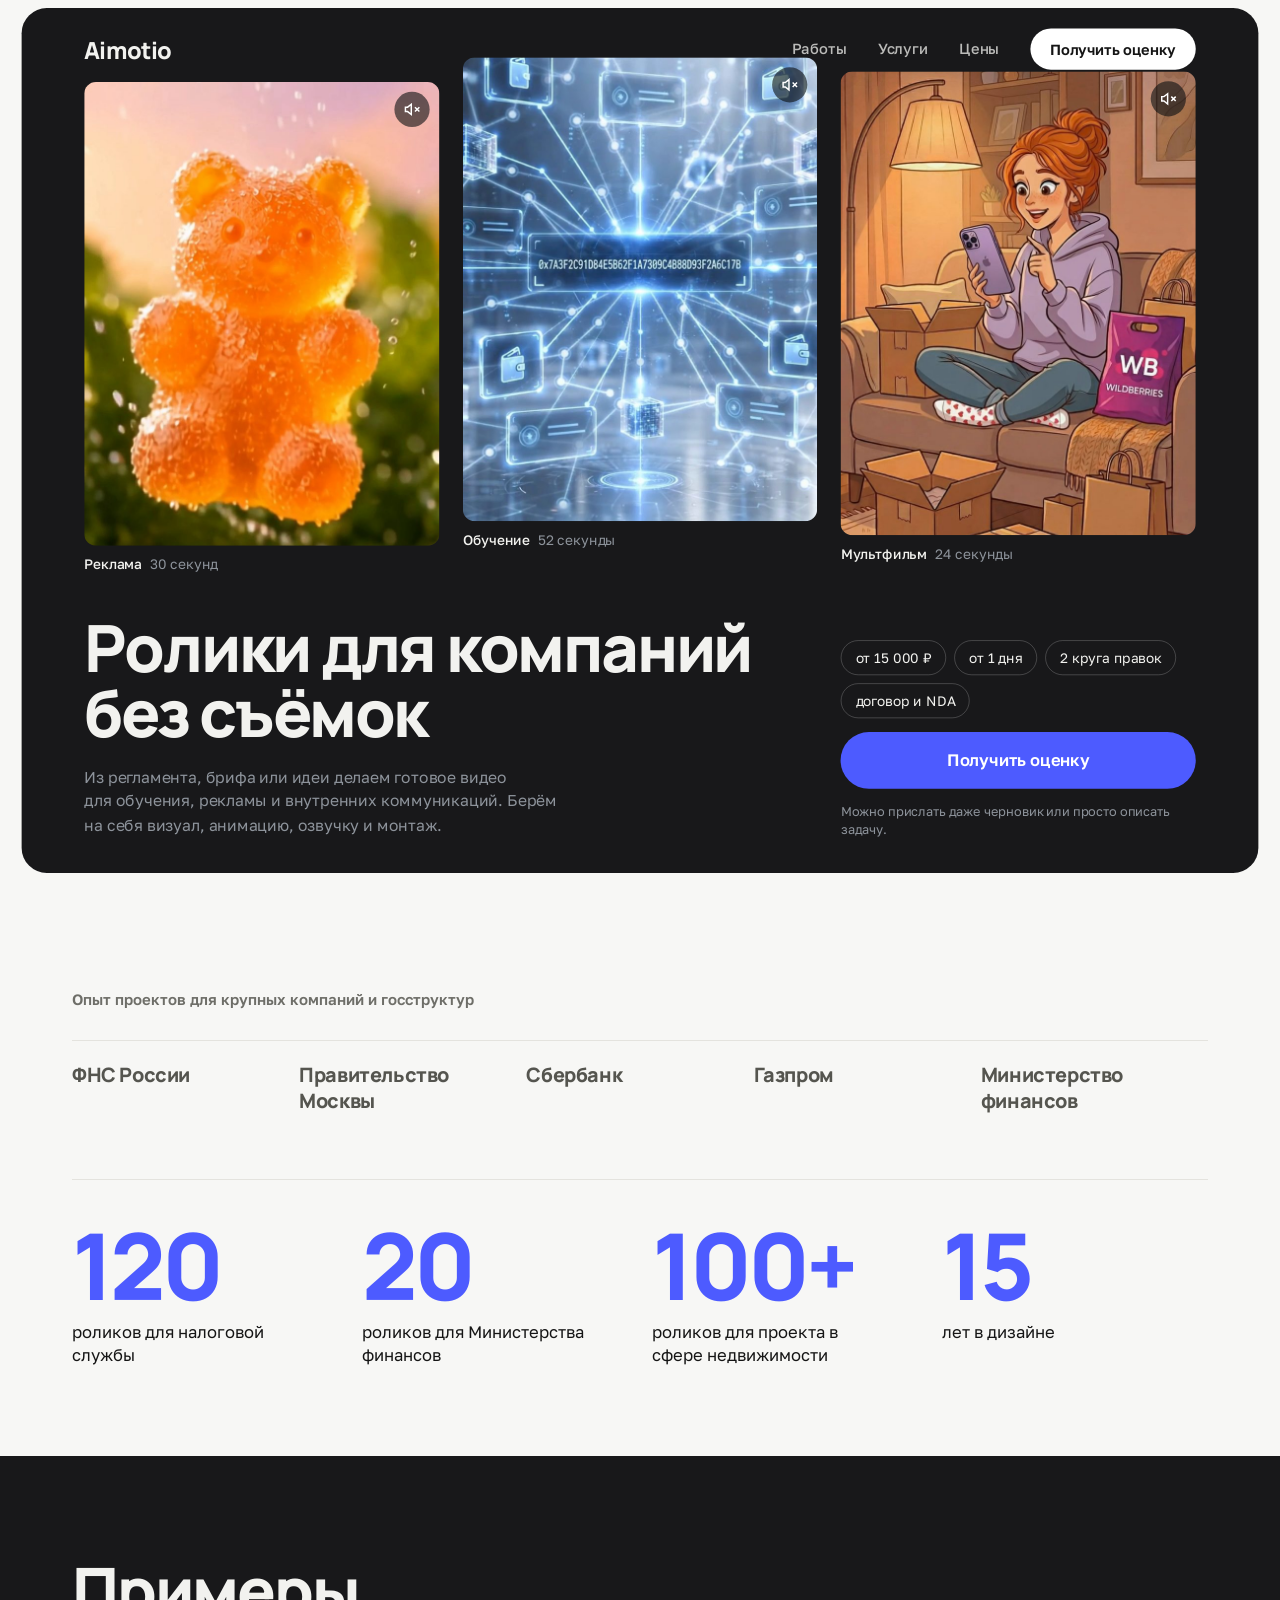
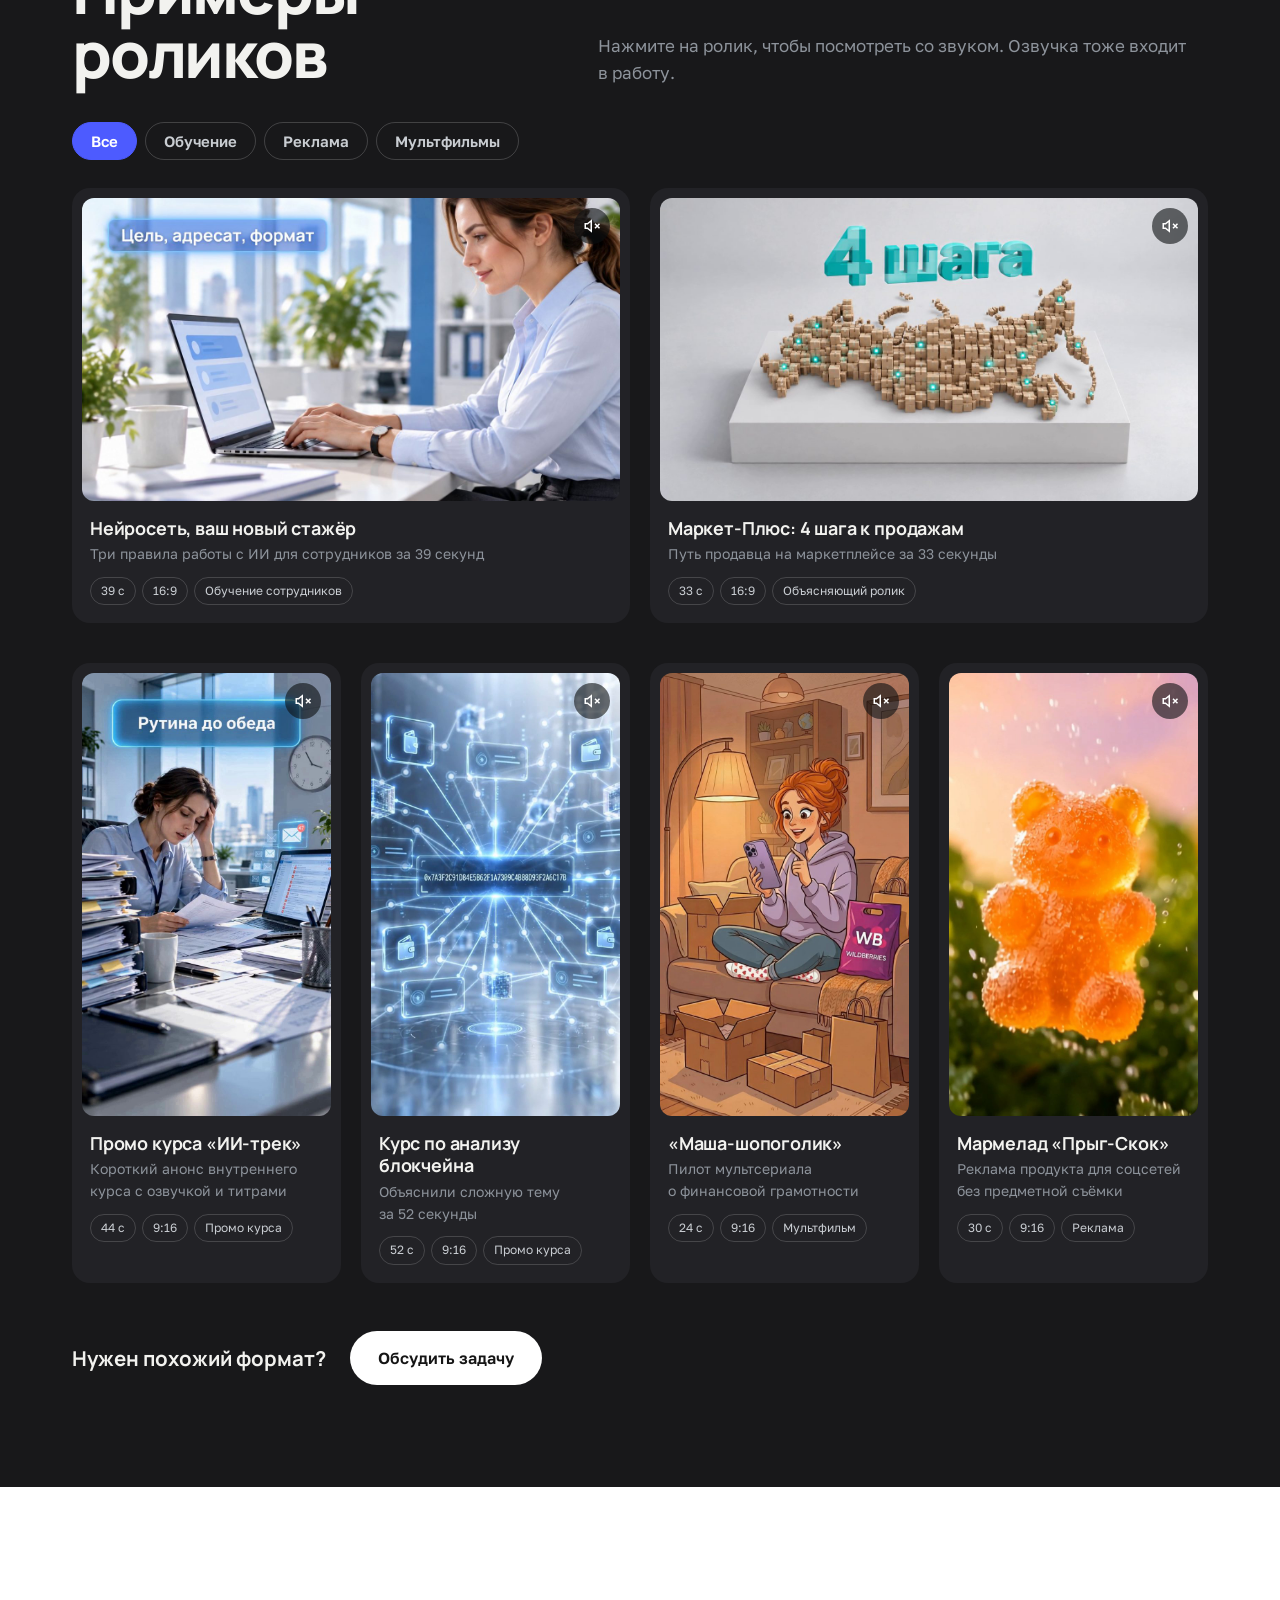
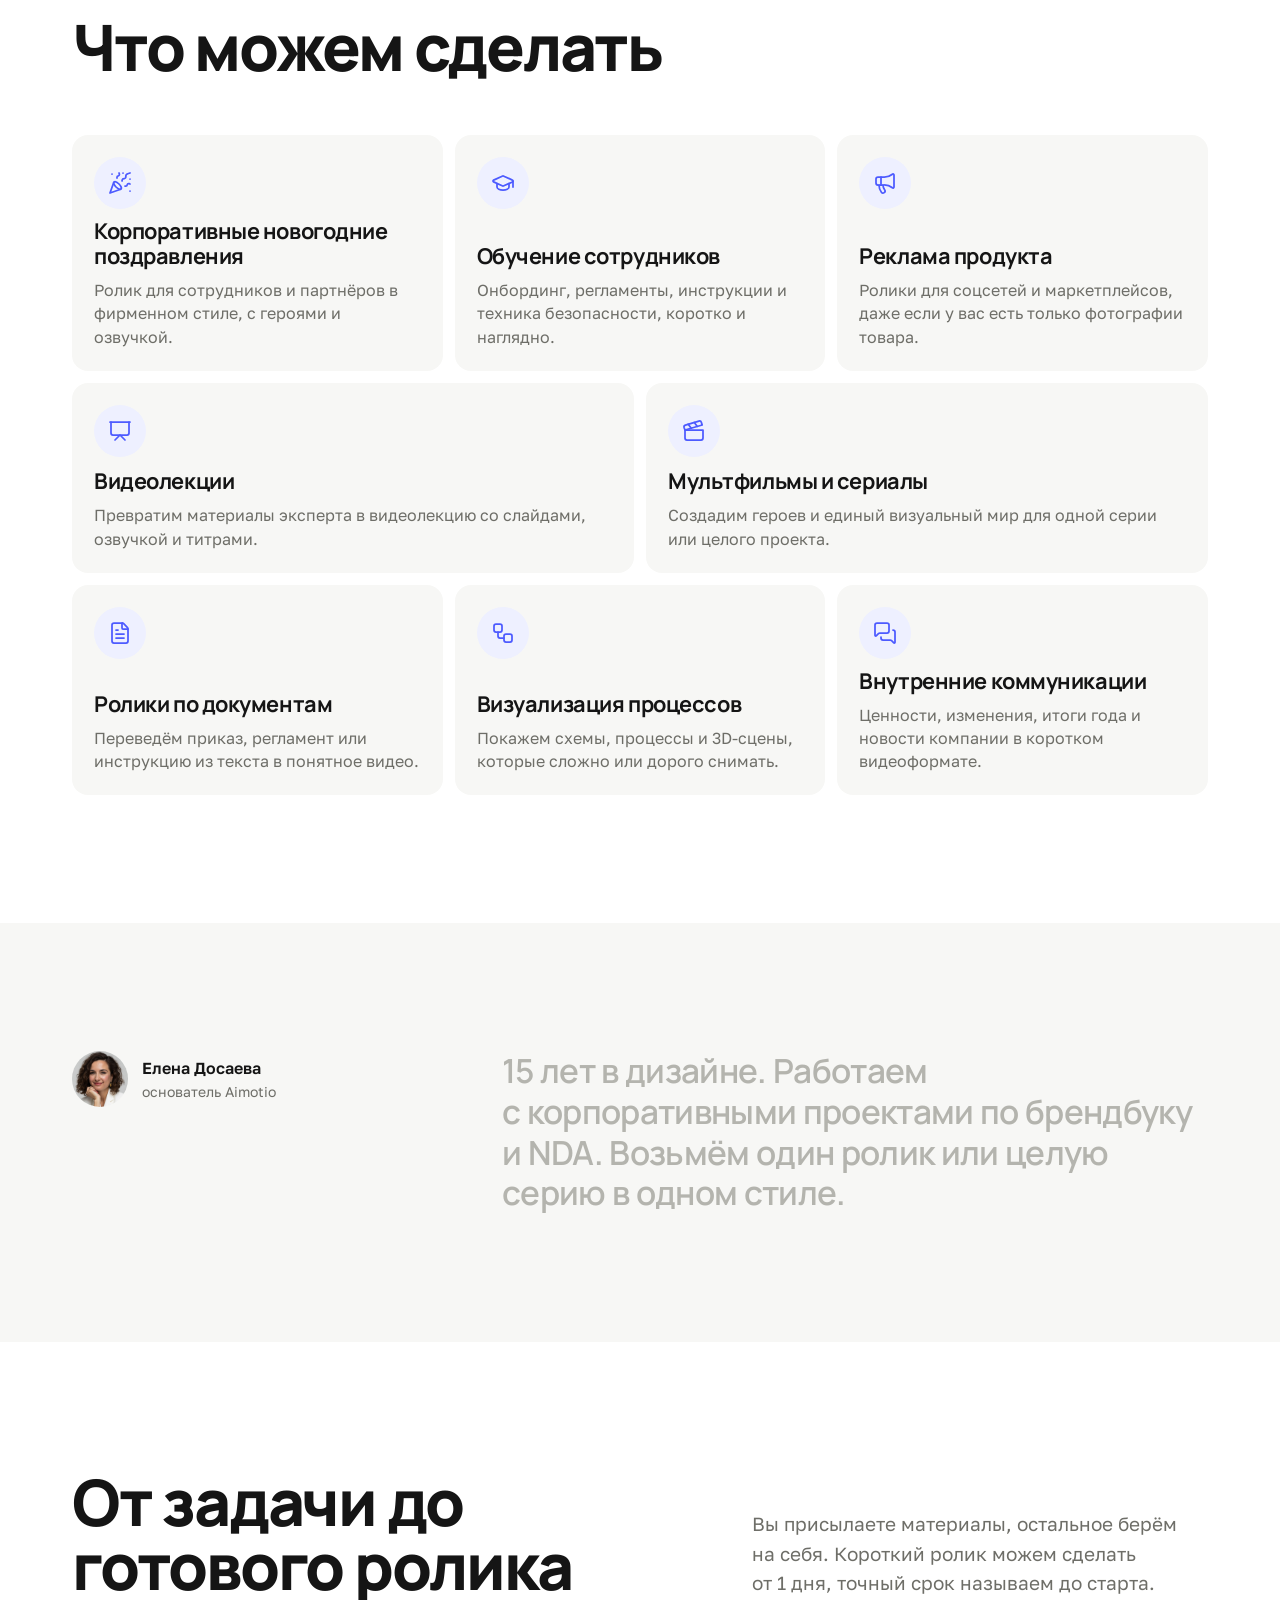
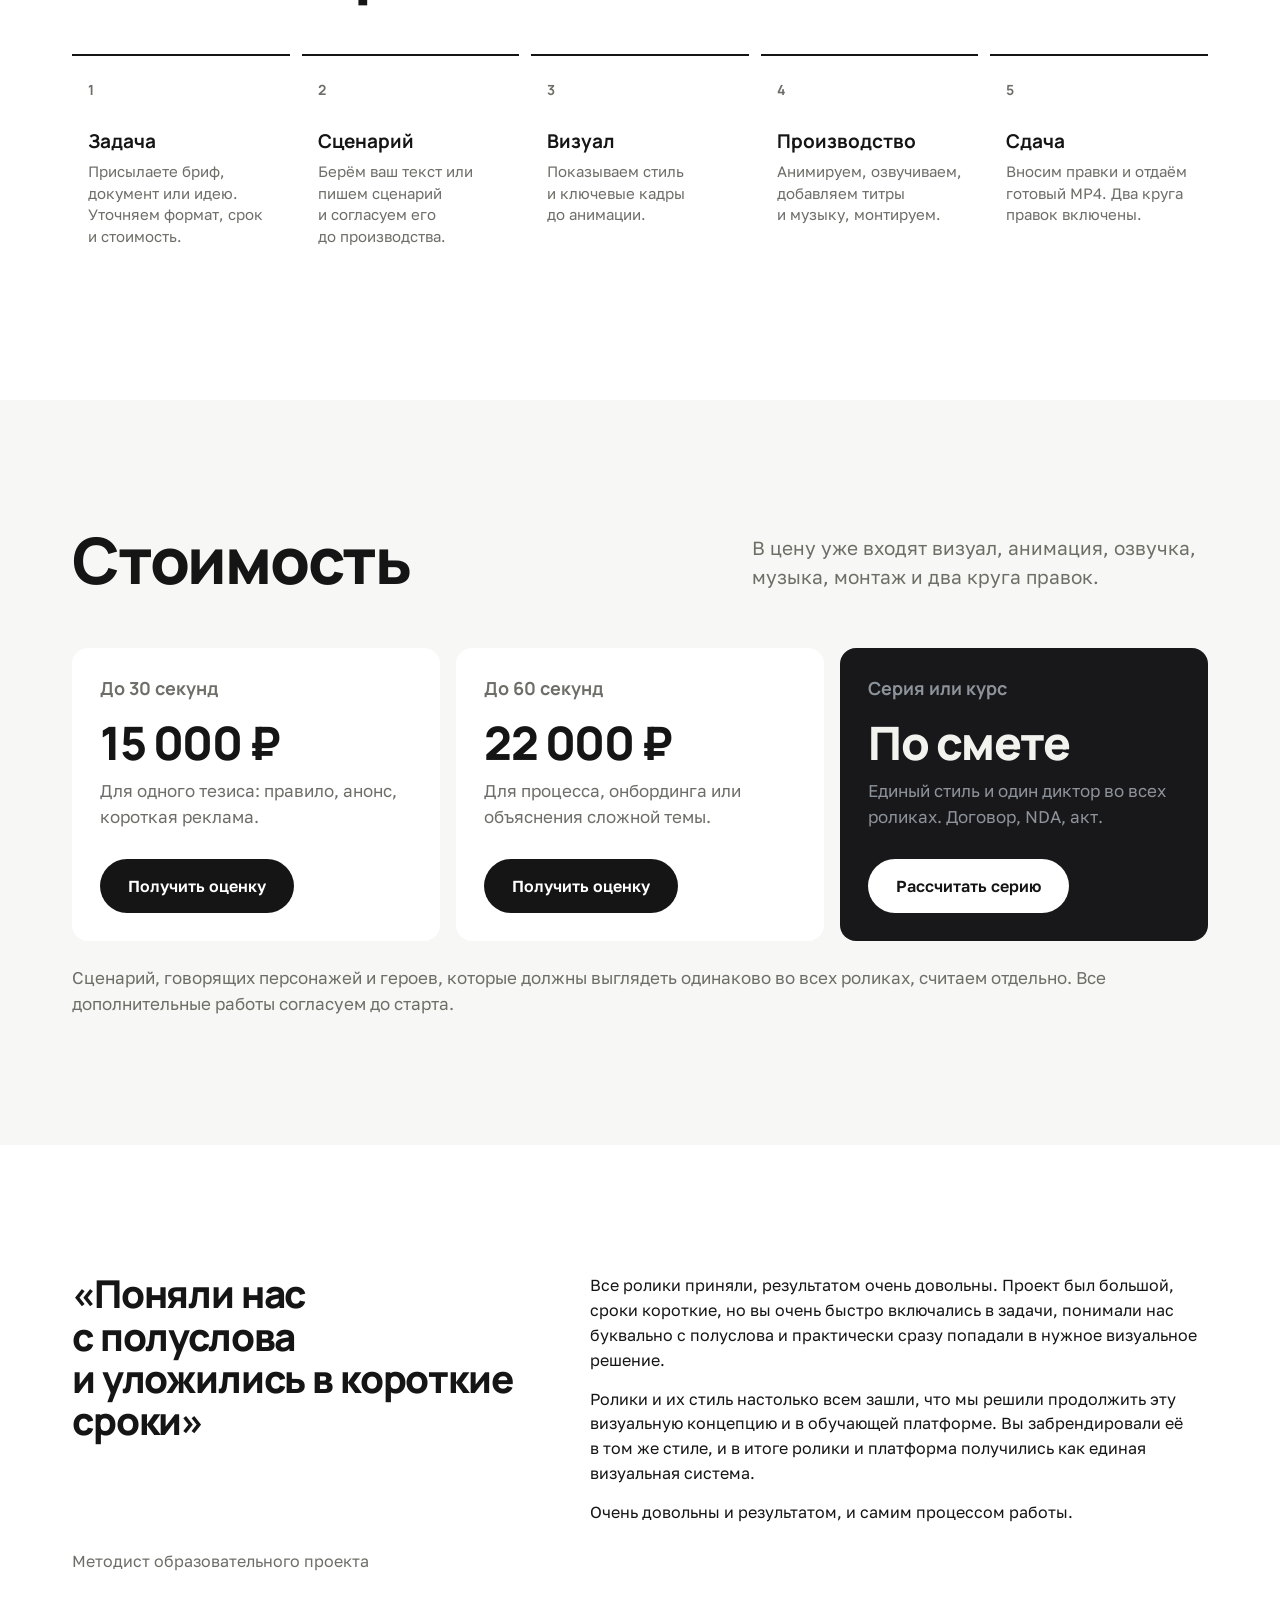
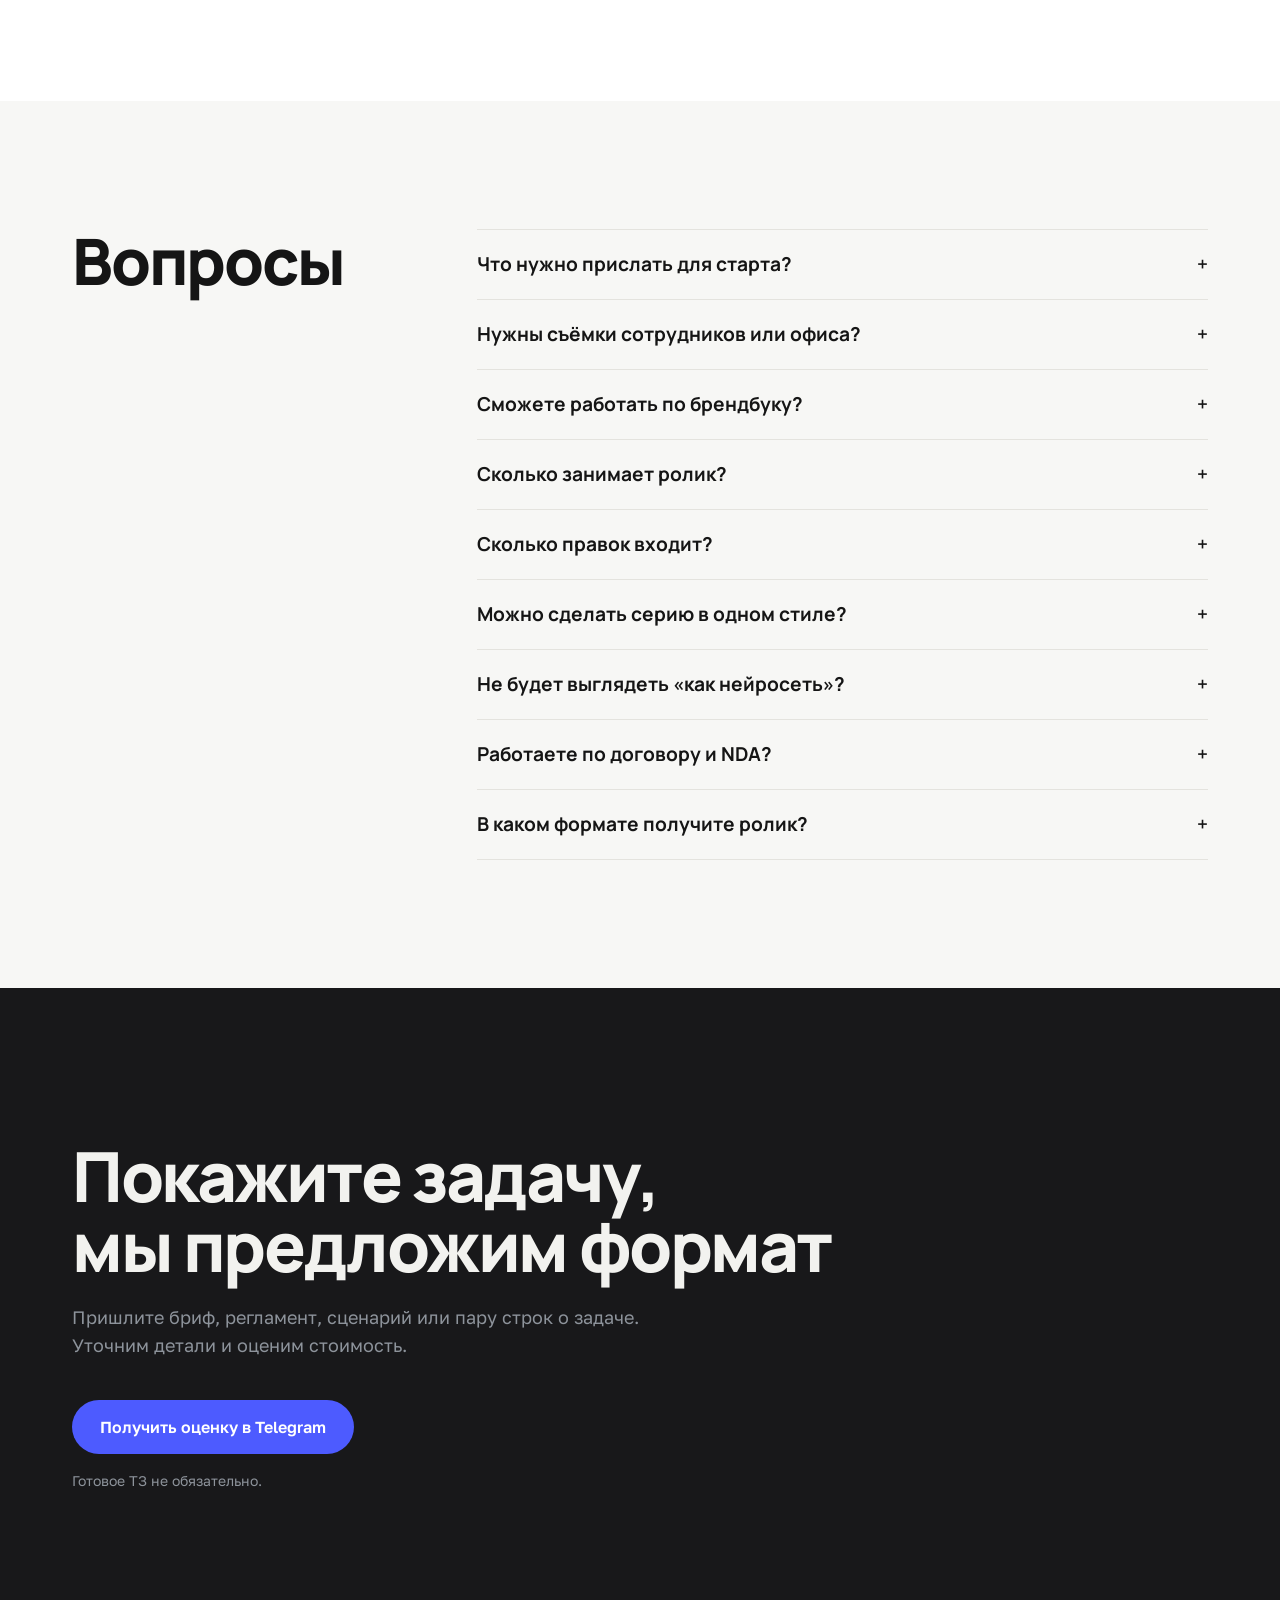
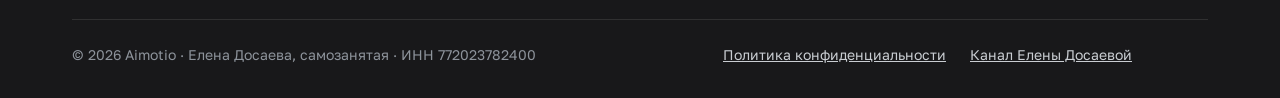
<file: index.html>
<!doctype html>
<html lang="ru" class="js-motion">
<head>
<meta charset="utf-8">
<meta name="viewport" content="width=device-width, initial-scale=1">
<title>Ролики для компаний без съёмок | Aimotio</title>
<meta name="description" content="Делаем ролики для обучения, рекламы и внутренних коммуникаций по вашему брифу, регламенту или идее. Анимация, озвучка и титры. От 15 000 ₽, от 1 дня.">
<meta property="og:title" content="Ролики для компаний без съёмок | Aimotio">
<meta property="og:description" content="Из брифа, регламента или идеи – в готовый ролик с анимацией, озвучкой и титрами. От 15 000 ₽.">
<meta property="og:type" content="website">
<link rel="canonical" href="https://aimotio.ru/">
<meta property="og:url" content="https://aimotio.ru/">
<meta property="og:image" content="https://aimotio.ru/media/og.jpg">
<meta property="og:image:width" content="1200">
<meta property="og:image:height" content="630">
<meta name="twitter:card" content="summary_large_image">
<meta name="theme-color" content="#FFFFFF">
<link rel="icon" href="favicon.svg" type="image/svg+xml">
<link rel="preload" href="fonts/manrope-cyrillic.woff2" as="font" type="font/woff2" crossorigin>
<link rel="preload" href="fonts/golos-cyrillic.woff2" as="font" type="font/woff2" crossorigin>
<link rel="stylesheet" href="css/fonts.css?v=1">
<link rel="stylesheet" href="css/site.css?v=82">
<!-- JSONLD -->
<script type="application/ld+json">
{
 "@context": "https://schema.org",
 "@graph": [
  {
   "@type": "ProfessionalService",
   "name": "Aimotio – ролики для компаний без съёмок",
   "description": "Обучающие и рекламные ролики, видеолекции, внутренние коммуникации и серии для компаний. От 15 000 ₽, от 1 дня.",
   "areaServed": "RU",
   "priceRange": "от 15 000 ₽",
   "founder": {
    "@type": "Person",
    "name": "Елена Досаева"
   },
   "sameAs": [
    "https://t.me/DOSAEVADESIGN"
   ],
   "makesOffer": [
    {
     "@type": "Offer",
     "name": "Ролик до 30 секунд",
     "price": "15000",
     "priceCurrency": "RUB"
    },
    {
     "@type": "Offer",
     "name": "Ролик до 60 секунд",
     "price": "22000",
     "priceCurrency": "RUB"
    }
   ]
  },
  {
   "@type": "FAQPage",
   "mainEntity": [
    {
     "@type": "Question",
     "name": "Что нужно прислать для старта?",
     "acceptedAnswer": {
      "@type": "Answer",
      "text": "Бриф, сценарий, регламент или просто описание задачи. Начать можно даже с идеи, детали уточним вместе. Если сценария нет, напишем по вашим материалам, сценарий считаем отдельно."
     }
    },
    {
     "@type": "Question",
     "name": "Нужны съёмки сотрудников или офиса?",
     "acceptedAnswer": {
      "@type": "Answer",
      "text": "Нет. Персонажей, помещения и технику создаём с нуля и оформляем в вашем стиле. Для рекламы товара пришлите его фотографии: хотя бы одну, лучше с разных сторон."
     }
    },
    {
     "@type": "Question",
     "name": "Сможете работать по брендбуку?",
     "acceptedAnswer": {
      "@type": "Answer",
      "text": "Да. Пришлите логотип, цвета, шрифты и шаблоны, если они есть."
     }
    },
    {
     "@type": "Question",
     "name": "Сколько занимает ролик?",
     "acceptedAnswer": {
      "@type": "Answer",
      "text": "Ролик до 60 секунд, от 1 дня. Для серии срок считаем после просмотра материалов."
     }
    },
    {
     "@type": "Question",
     "name": "Сколько правок входит?",
     "acceptedAnswer": {
      "@type": "Answer",
      "text": "Два круга правок по готовому ролику включены. Сценарий согласовываем до производства."
     }
    },
    {
     "@type": "Question",
     "name": "Можно сделать серию в одном стиле?",
     "acceptedAnswer": {
      "@type": "Answer",
      "text": "Да. Сохраняем единый визуальный язык и одного диктора на всю серию. Если героев нужно сохранять одинаковыми во всех роликах, это считаем отдельно."
     }
    },
    {
     "@type": "Question",
     "name": "Не будет выглядеть «как нейросеть»?",
     "acceptedAnswer": {
      "@type": "Answer",
      "text": "Не отдаём кадры «как сгенерировалось». Проверяем лица, руки, надписи и движение, неудачные сцены переделываем."
     }
    },
    {
     "@type": "Question",
     "name": "Работаете по договору и NDA?",
     "acceptedAnswer": {
      "@type": "Answer",
      "text": "Да. Договор, NDA, акт и чек самозанятой."
     }
    },
    {
     "@type": "Question",
     "name": "В каком формате получите ролик?",
     "acceptedAnswer": {
      "@type": "Answer",
      "text": "MP4 в 16:9 или 9:16. Титры для просмотра без звука добавим по запросу."
     }
    }
   ]
  }
 ]
}
</script>
<!-- /JSONLD -->
</head>

<body>
<div class="intro" aria-hidden="true"><p class="intro__word"><span style="--i:0">A</span><span style="--i:1">i</span><span style="--i:2">m</span><span style="--i:3">o</span><span style="--i:4">t</span><span style="--i:5">i</span><span style="--i:6">o</span></p></div>
<nav class="float" aria-label="Быстрое меню">
  <a class="float__logo" href="#top">Aimotio</a>
  <div class="float__links"><a href="#works">Работы</a><a href="#services">Услуги</a><a href="#process">Как работаем</a><a href="#pricing">Цены</a><a href="#faq">Вопросы</a></div>
  <a class="btn btn--sm float__cta" href="#contact"><span>Получить оценку</span></a>
</nav>
<section class="hero" aria-labelledby="hero-title">
  <div class="hero__box">
    <header class="bar wrap"><a class="bar__logo" href="#top" id="top">Aimotio</a>
      <nav aria-label="Разделы"><a href="#works">Работы</a><a href="#services">Услуги</a><a href="#pricing">Цены</a><a href="#contact" class="btn btn--sm"><span>Получить оценку</span></a></nav></header>
    <div class="reels" aria-label="Три наших ролика">
      <figure class="reel" data-src="media/pryg-skok.mp4" data-poster="media/pryg-skok.jpg"><figcaption><b>Реклама</b> 30 секунд</figcaption></figure>
      <figure class="reel" data-src="media/kripta.mp4" data-poster="media/kripta.jpg"><figcaption><b>Обучение</b> 52 секунды</figcaption></figure>
      <figure class="reel" data-src="media/masha.mp4" data-poster="media/masha.jpg"><figcaption><b>Мультфильм</b> 24 секунды</figcaption></figure>
    </div>
    <div class="hero__foot wrap">
      <div class="hero__title"><h1 id="hero-title"><span class="line"><span>Ролики для&nbsp;компаний</span></span><span class="line"><span>без&nbsp;съёмок</span></span></h1><p class="lead">Из&nbsp;регламента, брифа или идеи делаем готовое видео для&nbsp;обучения, рекламы и&nbsp;внутренних коммуникаций. Берём на&nbsp;себя визуал, анимацию, озвучку и&nbsp;монтаж.</p></div>
      <div class="hero__side">
        <ul class="facts"><li>от&nbsp;15&nbsp;000&nbsp;₽</li><li>от&nbsp;1&nbsp;дня</li><li>2&nbsp;круга правок</li><li>договор и&nbsp;NDA</li></ul>
        <a class="btn" href="#contact"><span>Получить оценку</span></a>
        <p class="hero__note">Можно прислать даже черновик или просто описать задачу.</p>
      </div>
    </div>
  </div>
</section>
<section class="clients" aria-labelledby="clients-title">
  <div class="wrap">
    <h2 class="clients__title" id="clients-title">Опыт проектов для&nbsp;крупных компаний и&nbsp;госструктур</h2>
    <ul class="clients__list">
      <li><b>ФНС России</b></li>
      <li><b>Правительство Москвы</b></li>
      <li><b>Сбербанк</b></li>
      <li><b>Газпром</b></li>
      <li><b>Министерство финансов</b></li>
    </ul>
    <ul class="nums">
      <li><b>120</b><span>роликов для налоговой службы</span></li>
      <li><b>20</b><span>роликов для Министерства финансов</span></li>
      <li><b>100+</b><span>роликов для проекта в сфере недвижимости</span></li>
      <li><b>15</b><span>лет в дизайне</span></li>
    </ul>
  </div>
</section>
<section class="works" id="works" aria-labelledby="works-title">
  <div class="wrap">
    <div class="works__head"><h2 class="h2" id="works-title">Примеры роликов</h2><p>Нажмите на&nbsp;ролик, чтобы посмотреть со&nbsp;звуком. Озвучка тоже входит в&nbsp;работу.</p></div>
    <div class="filter" role="group" aria-label="Фильтр работ">
      <button type="button" class="on" data-f="all">Все</button><button type="button" data-f="learn">Обучение</button><button type="button" data-f="ad">Реклама</button><button type="button" data-f="cartoon">Мультфильмы</button>
    </div>
    <div class="works__grid">
    <article data-spot data-cat="learn" class="work work--h" data-src="media/meridian.mp4" data-poster="media/meridian.jpg">
      <div class="work__media"></div>
      <h3>Нейросеть, ваш новый стажёр</h3>
      <p class="work__task">Три правила работы с&nbsp;ИИ для&nbsp;сотрудников за&nbsp;39&nbsp;секунд</p>
      <ul class="work__meta"><li>39 с</li><li>16:9</li><li>Обучение сотрудников</li></ul>
    </article>
    <article data-spot data-cat="learn" class="work work--h" data-src="media/market-plus.mp4" data-poster="media/market-plus.jpg">
      <div class="work__media"></div>
      <h3>Маркет-Плюс: 4&nbsp;шага к&nbsp;продажам</h3>
      <p class="work__task">Путь продавца на&nbsp;маркетплейсе за&nbsp;33&nbsp;секунды</p>
      <ul class="work__meta"><li>33 с</li><li>16:9</li><li>Объясняющий ролик</li></ul>
    </article>
    <article data-spot data-cat="learn" class="work work--v" data-src="media/ii-trek.mp4" data-poster="media/ii-trek.jpg">
      <div class="work__media"></div>
      <h3>Промо курса <span class="nowrap">«ИИ-трек»</span></h3>
      <p class="work__task">Короткий анонс внутреннего курса с&nbsp;озвучкой и&nbsp;титрами</p>
      <ul class="work__meta"><li>44 с</li><li>9:16</li><li>Промо курса</li></ul>
    </article>
    <article data-spot data-cat="learn" class="work work--v" data-src="media/kripta.mp4" data-poster="media/kripta.jpg">
      <div class="work__media"></div>
      <h3>Курс по&nbsp;анализу блокчейна</h3>
      <p class="work__task">Объяснили сложную тему за&nbsp;52&nbsp;секунды</p>
      <ul class="work__meta"><li>52 с</li><li>9:16</li><li>Промо курса</li></ul>
    </article>
    <article data-spot data-cat="cartoon" class="work work--v" data-src="media/masha.mp4" data-poster="media/masha.jpg">
      <div class="work__media"></div>
      <h3><span class="nowrap">«Маша-шопоголик»</span></h3>
      <p class="work__task">Пилот мультсериала о&nbsp;финансовой грамотности</p>
      <ul class="work__meta"><li>24 с</li><li>9:16</li><li>Мультфильм</li></ul>
    </article>
    <article data-spot data-cat="ad" class="work work--v" data-src="media/pryg-skok.mp4" data-poster="media/pryg-skok.jpg">
      <div class="work__media"></div>
      <h3>Мармелад <span class="nowrap">«Прыг-Скок»</span></h3>
      <p class="work__task">Реклама продукта для&nbsp;соцсетей без&nbsp;предметной съёмки</p>
      <ul class="work__meta"><li>30 с</li><li>9:16</li><li>Реклама</li></ul>
    </article>
    </div>
    <div class="works__more"><p>Нужен похожий формат?</p><a class="btn" href="#contact"><span>Обсудить задачу</span></a></div>
  </div>
</section>
<section class="svc" id="services" aria-labelledby="services-title">
  <div class="wrap">
    <h2 class="h2" id="services-title">Что можем сделать</h2>
    <ul class="bento">
      <li class="bento__tile" data-spot style="--span:2"><span class="svc__ico"><svg class="ico" viewBox="0 0 24 24" aria-hidden="true"><path d="M5.8 11.3 2 22l10.7-3.79" /> <path d="M4 3h.01" /> <path d="M22 8h.01" /> <path d="M15 2h.01" /> <path d="M22 20h.01" /> <path d="m22 2-2.24.75a2.9 2.9 0 0 0-1.96 3.12c.1.86-.57 1.63-1.45 1.63h-.38c-.86 0-1.6.6-1.76 1.44L14 10" /> <path d="m22 13-.82-.33c-.86-.34-1.82.2-1.98 1.11c-.11.7-.72 1.22-1.43 1.22H17" /> <path d="m11 2 .33.82c.34.86-.2 1.82-1.11 1.98C9.52 4.9 9 5.52 9 6.23V7" /> <path d="M11 13c1.93 1.93 2.83 4.17 2 5-.83.83-3.07-.07-5-2-1.93-1.93-2.83-4.17-2-5 .83-.83 3.07.07 5 2Z" /></svg></span><h3>Корпоративные новогодние поздравления</h3><p>Ролик для сотрудников и партнёров в фирменном стиле, с героями и озвучкой.</p></li>
      <li class="bento__tile" data-spot style="--span:2"><span class="svc__ico"><svg class="ico" viewBox="0 0 24 24" aria-hidden="true"><path d="M21.42 10.922a1 1 0 0 0-.019-1.838L12.83 5.18a2 2 0 0 0-1.66 0L2.6 9.08a1 1 0 0 0 0 1.832l8.57 3.908a2 2 0 0 0 1.66 0z" /> <path d="M22 10v6" /> <path d="M6 12.5V16a6 3 0 0 0 12 0v-3.5" /></svg></span><h3><a href="obuchayushchie-roliki/">Обучение сотрудников</a></h3><p>Онбординг, регламенты, инструкции и техника безопасности, коротко и наглядно.</p></li>
      <li class="bento__tile" data-spot style="--span:2"><span class="svc__ico"><svg class="ico" viewBox="0 0 24 24" aria-hidden="true"><path d="M11 6a13 13 0 0 0 8.4-2.8A1 1 0 0 1 21 4v12a1 1 0 0 1-1.6.8A13 13 0 0 0 11 14H5a2 2 0 0 1-2-2V8a2 2 0 0 1 2-2z" /> <path d="M6 14a12 12 0 0 0 2.4 7.2 2 2 0 0 0 3.2-2.4A8 8 0 0 1 10 14" /> <path d="M8 6v8" /></svg></span><h3><a href="roliki-dlya-marketplejsov/">Реклама продукта</a></h3><p>Ролики для соцсетей и маркетплейсов, даже если у вас есть только фотографии товара.</p></li>
      <li class="bento__tile" data-spot style="--span:3"><span class="svc__ico"><svg class="ico" viewBox="0 0 24 24" aria-hidden="true"><path d="M2 3h20" /> <path d="M21 3v11a2 2 0 0 1-2 2H5a2 2 0 0 1-2-2V3" /> <path d="m7 21 5-5 5 5" /></svg></span><h3><a href="video-lekcii/">Видеолекции</a></h3><p>Превратим материалы эксперта в видеолекцию со слайдами, озвучкой и титрами.</p></li>
      <li class="bento__tile" data-spot style="--span:3"><span class="svc__ico"><svg class="ico" viewBox="0 0 24 24" aria-hidden="true"><path d="m12.296 3.464 3.02 3.956" /> <path d="M20.2 6 3 11l-.9-2.4c-.3-1.1.3-2.2 1.3-2.5l13.5-4c1.1-.3 2.2.3 2.5 1.3z" /> <path d="M3 11h18v8a2 2 0 0 1-2 2H5a2 2 0 0 1-2-2z" /> <path d="m6.18 5.276 3.1 3.899" /></svg></span><h3><a href="multfilm-dlya-kompanii/">Мультфильмы и&nbsp;сериалы</a></h3><p>Создадим героев и единый визуальный мир для одной серии или целого проекта.</p></li>
      <li class="bento__tile" data-spot style="--span:2"><span class="svc__ico"><svg class="ico" viewBox="0 0 24 24" aria-hidden="true"><path d="M6 22a2 2 0 0 1-2-2V4a2 2 0 0 1 2-2h8a2.4 2.4 0 0 1 1.704.706l3.588 3.588A2.4 2.4 0 0 1 20 8v12a2 2 0 0 1-2 2z" /> <path d="M14 2v5a1 1 0 0 0 1 1h5" /> <path d="M10 9H8" /> <path d="M16 13H8" /> <path d="M16 17H8" /></svg></span><h3><a href="roliki-po-dokumentam/">Ролики по&nbsp;документам</a></h3><p>Переведём приказ, регламент или инструкцию из текста в понятное видео.</p></li>
      <li class="bento__tile" data-spot style="--span:2"><span class="svc__ico"><svg class="ico" viewBox="0 0 24 24" aria-hidden="true"><rect width="8" height="8" x="3" y="3" rx="2" /> <path d="M7 11v4a2 2 0 0 0 2 2h4" /> <rect width="8" height="8" x="13" y="13" rx="2" /></svg></span><h3>Визуализация процессов</h3><p>Покажем схемы, процессы и 3D-сцены, которые сложно или дорого снимать.</p></li>
      <li class="bento__tile" data-spot style="--span:2"><span class="svc__ico"><svg class="ico" viewBox="0 0 24 24" aria-hidden="true"><path d="M16 10a2 2 0 0 1-2 2H6.828a2 2 0 0 0-1.414.586l-2.202 2.202A.71.71 0 0 1 2 14.286V4a2 2 0 0 1 2-2h10a2 2 0 0 1 2 2z" /> <path d="M20 9a2 2 0 0 1 2 2v10.286a.71.71 0 0 1-1.212.502l-2.202-2.202A2 2 0 0 0 17.172 19H10a2 2 0 0 1-2-2v-1" /></svg></span><h3>Внутренние коммуникации</h3><p>Ценности, изменения, итоги года и новости компании в коротком видеоформате.</p></li>
    </ul>
  </div>
</section>
<section class="studio" id="about" aria-labelledby="about-title">
  <div class="wrap">
    <div class="studio__grid">
      <figure class="studio__who">
        <img src="media/elena.jpg" alt="Елена Досаева" width="56" height="56" loading="lazy">
        <figcaption><b id="about-title">Елена Досаева</b>основатель Aimotio</figcaption>
      </figure>
      <p class="reveal">15&nbsp;лет в&nbsp;дизайне. Работаем с&nbsp;корпоративными проектами по&nbsp;брендбуку и&nbsp;NDA. Возьмём один ролик или целую серию в&nbsp;одном стиле.</p>
    </div>
  </div>
</section>
<section class="steps" id="process" aria-labelledby="process-title">
  <div class="wrap">
    <div class="steps__head"><h2 class="h2" id="process-title">От задачи до готового ролика</h2><p>Вы присылаете материалы, остальное берём на&nbsp;себя. Короткий ролик можем сделать от&nbsp;1&nbsp;дня, точный срок называем до&nbsp;старта.</p></div>
    <ol class="steps__list">
      <li><span>1</span><h3>Задача</h3><p>Присылаете бриф, документ или идею. Уточняем формат, срок и&nbsp;стоимость.</p></li>
      <li><span>2</span><h3>Сценарий</h3><p>Берём ваш текст или пишем сценарий и&nbsp;согласуем его до&nbsp;производства.</p></li>
      <li><span>3</span><h3>Визуал</h3><p>Показываем стиль и&nbsp;ключевые кадры до&nbsp;анимации.</p></li>
      <li><span>4</span><h3>Производство</h3><p>Анимируем, озвучиваем, добавляем титры и&nbsp;музыку, монтируем.</p></li>
      <li><span>5</span><h3>Сдача</h3><p>Вносим правки и&nbsp;отдаём готовый MP4. Два круга правок включены.</p></li>
    </ol>
  </div>
</section>
<section class="price" id="pricing" aria-labelledby="pricing-title">
  <div class="wrap">
    <div class="steps__head"><h2 class="h2" id="pricing-title">Стоимость</h2><p>В&nbsp;цену уже входят визуал, анимация, озвучка, музыка, монтаж и&nbsp;два круга правок.</p></div>
    <div class="price__grid">
      <article data-spot class="plan"><h3>До&nbsp;30&nbsp;секунд</h3><p class="plan__sum">15&nbsp;000&nbsp;₽</p><p>Для одного тезиса: правило, анонс, короткая реклама.</p><a class="btn" href="#contact"><span>Получить оценку</span></a></article>
      <article data-spot class="plan"><h3>До&nbsp;60&nbsp;секунд</h3><p class="plan__sum">22&nbsp;000&nbsp;₽</p><p>Для процесса, онбординга или объяснения сложной темы.</p><a class="btn" href="#contact"><span>Получить оценку</span></a></article>
      <article data-spot class="plan plan--dark"><h3>Серия или&nbsp;курс</h3><p class="plan__sum">По&nbsp;смете</p><p>Единый стиль и&nbsp;один диктор во&nbsp;всех роликах. Договор, NDA, акт.</p><a class="btn" href="#contact"><span>Рассчитать серию</span></a></article>
    </div>
    <p class="price__note">Сценарий, говорящих персонажей и&nbsp;героев, которые должны выглядеть одинаково во&nbsp;всех роликах, считаем отдельно. Все дополнительные работы согласуем до&nbsp;старта.</p>
  </div>
</section>
<section class="proof" id="reviews" aria-label="Отзыв">
  <div class="wrap">
    <figure class="review">
      <p class="review__lead">«Поняли нас с&nbsp;полуслова и&nbsp;уложились в&nbsp;короткие сроки»</p>
      <blockquote class="review__text">
        <p>Все ролики приняли, результатом очень довольны. Проект был большой, сроки короткие, но вы очень быстро включались в&nbsp;задачи, понимали нас буквально с&nbsp;полуслова и&nbsp;практически сразу попадали в&nbsp;нужное визуальное решение.</p>
        <p>Ролики и&nbsp;их&nbsp;стиль настолько всем зашли, что мы решили продолжить эту визуальную концепцию и&nbsp;в&nbsp;обучающей платформе. Вы забрендировали её в&nbsp;том&nbsp;же стиле, и&nbsp;в&nbsp;итоге ролики и&nbsp;платформа получились как&nbsp;единая визуальная система.</p>
        <p>Очень довольны и&nbsp;результатом, и&nbsp;самим процессом работы.</p>
      </blockquote>
      <figcaption>Методист образовательного проекта</figcaption>
    </figure>
  </div>
</section>
<section class="faq" id="faq" aria-labelledby="faq-title">
  <div class="wrap faq__grid">
    <h2 class="h2" id="faq-title">Вопросы</h2>
    <div class="faq__list">
      <details><summary>Что нужно прислать для старта?</summary><p>Бриф, сценарий, регламент или просто описание задачи. Начать можно даже с&nbsp;идеи, детали уточним вместе. Если сценария нет, напишем по&nbsp;вашим материалам, сценарий считаем отдельно.</p></details>
      <details><summary>Нужны съёмки сотрудников или офиса?</summary><p>Нет. Персонажей, помещения и&nbsp;технику создаём с&nbsp;нуля и&nbsp;оформляем в&nbsp;вашем стиле. Для рекламы товара пришлите его фотографии: хотя бы одну, лучше с&nbsp;разных сторон.</p></details>
      <details><summary>Сможете работать по брендбуку?</summary><p>Да. Пришлите логотип, цвета, шрифты и&nbsp;шаблоны, если они есть.</p></details>
      <details><summary>Сколько занимает ролик?</summary><p>Ролик до&nbsp;60&nbsp;секунд, от&nbsp;1&nbsp;дня. Для серии срок считаем после просмотра материалов.</p></details>
      <details><summary>Сколько правок входит?</summary><p>Два круга правок по&nbsp;готовому ролику включены. Сценарий согласовываем до&nbsp;производства.</p></details>
      <details><summary>Можно сделать серию в одном стиле?</summary><p>Да. Сохраняем единый визуальный язык и&nbsp;одного диктора на&nbsp;всю серию. Если героев нужно сохранять одинаковыми во&nbsp;всех роликах, это считаем отдельно.</p></details>
      <details><summary>Не будет выглядеть «как нейросеть»?</summary><p>Не&nbsp;отдаём кадры «как сгенерировалось». Проверяем лица, руки, надписи и&nbsp;движение, неудачные сцены переделываем.</p></details>
      <details><summary>Работаете по договору и NDA?</summary><p>Да. Договор, NDA, акт и&nbsp;чек самозанятой.</p></details>
      <details><summary>В каком формате получите ролик?</summary><p>MP4 в&nbsp;16:9 или 9:16. Титры для просмотра без звука добавим по&nbsp;запросу.</p></details>
    </div>
  </div>
</section>
<section class="contact" id="contact" aria-labelledby="contact-title">
  <div class="wrap">
    <h2 class="contact__title" id="contact-title">Покажите задачу, мы&nbsp;предложим формат</h2>
    <p class="contact__lead">Пришлите бриф, регламент, сценарий или пару строк о&nbsp;задаче. Уточним детали и&nbsp;оценим стоимость.</p>
    <div class="contact__buttons"><a class="btn" href="https://t.me/EEDOSAEVA" target="_blank" rel="noopener"><span>Получить оценку в&nbsp;Telegram</span></a></div>
    <p class="contact__note">Готовое ТЗ не обязательно.</p>
    <footer class="foot"><p>© 2026 Aimotio · Елена Досаева, самозанятая · ИНН 772023782400</p><span class="foot__links"><a href="privacy.html">Политика конфиденциальности</a><a href="https://t.me/DOSAEVADESIGN" target="_blank" rel="noopener">Канал Елены Досаевой</a></span></footer>
  </div>
</section>
<a class="fab" href="https://t.me/EEDOSAEVA" target="_blank" rel="noopener" aria-label="Написать в Telegram"><svg viewBox="0 0 24 24" fill="currentColor" aria-hidden="true"><path d="M21.4 4.3 2.9 11.4c-1.3.5-1.2 1.2-.2 1.5l4.7 1.5 1.8 5.6c.2.6.4.8.9.8.4 0 .6-.2.8-.4l2.3-2.2 4.8 3.5c.9.5 1.5.2 1.7-.8l3.1-14.6c.3-1.3-.5-1.9-1.4-1.5ZM9 14.6l8.7-5.5c.4-.3.8-.1.5.2l-7.4 6.7-.3 3.1L9 14.6Z"/></svg></a>
<script src="js/reels.js?v=8" defer></script>
<script src="js/works.js?v=1" defer></script>
<script src="js/reveal.js?v=1" defer></script>
<script src="js/motion.js?v=4" defer></script>
<script src="js/spot.js?v=1" defer></script>
<script src="js/filter.js?v=1" defer></script>
</body>
</html>
</file>
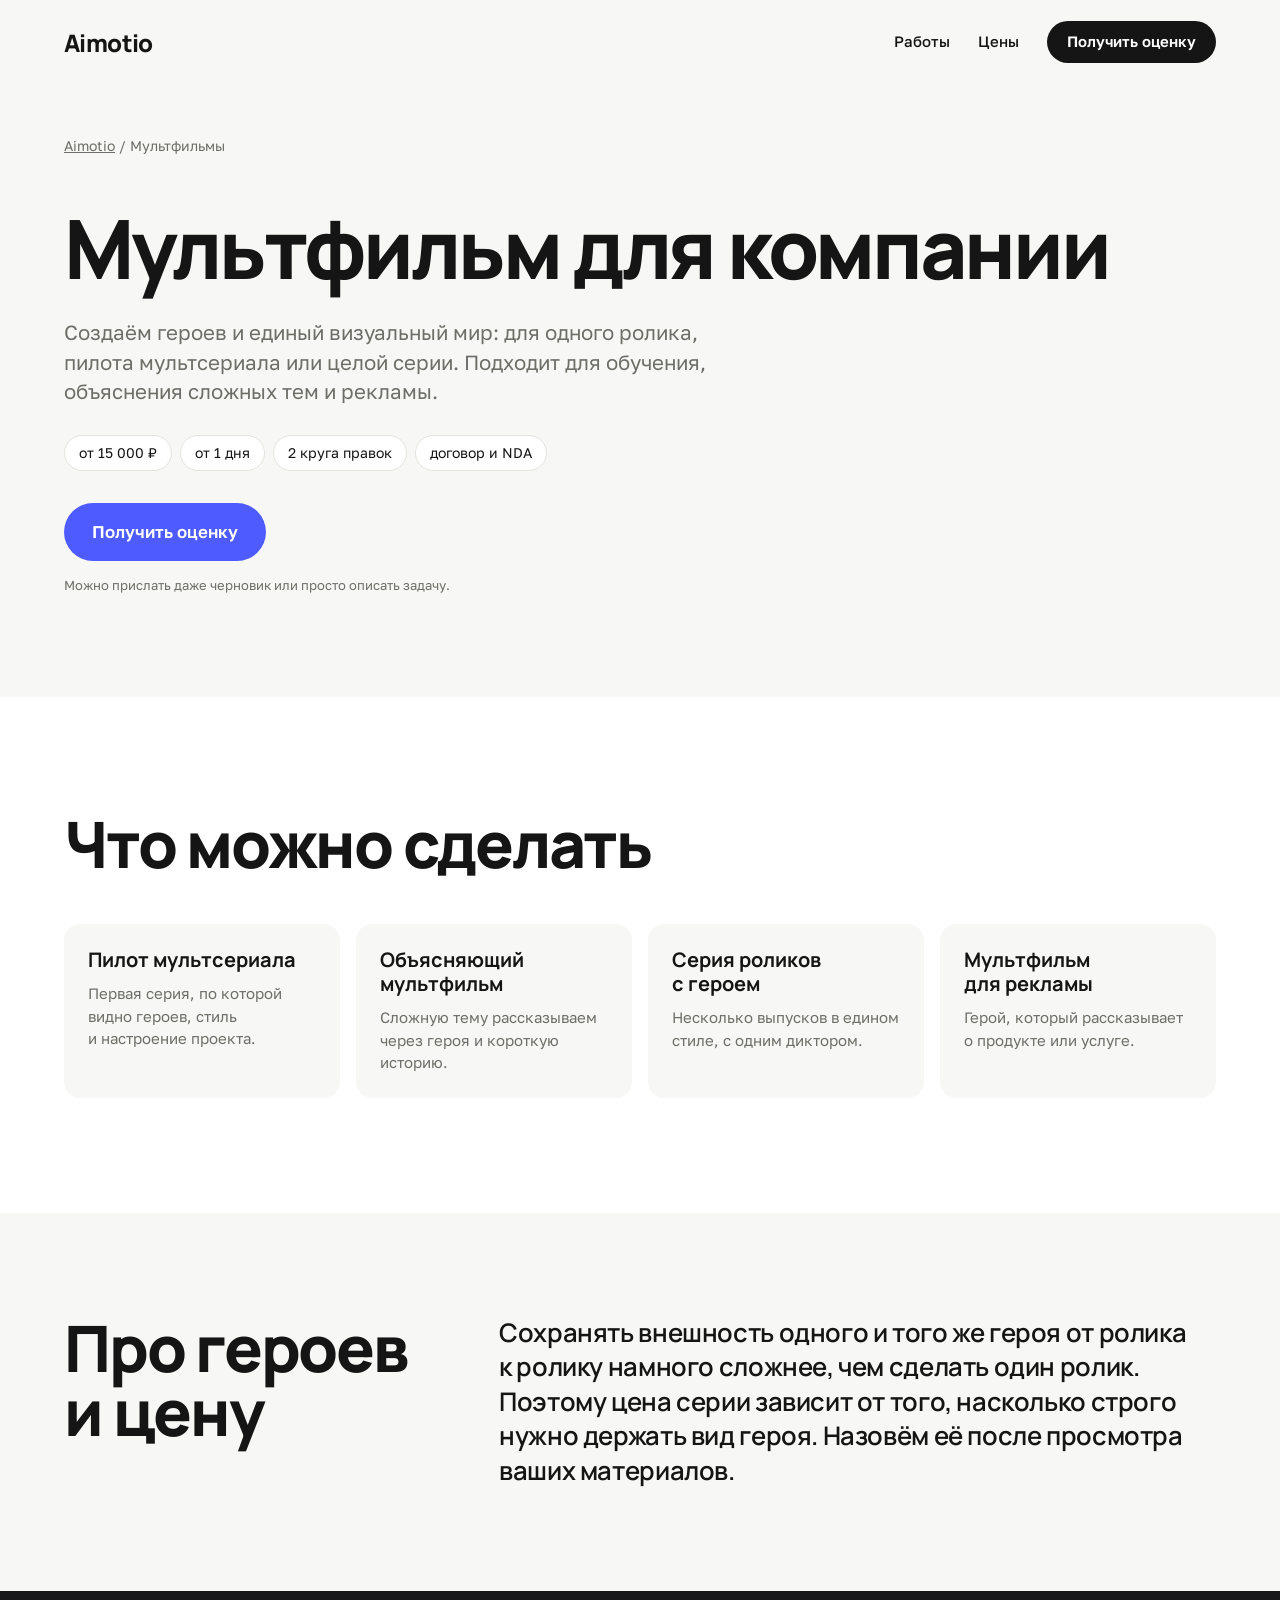
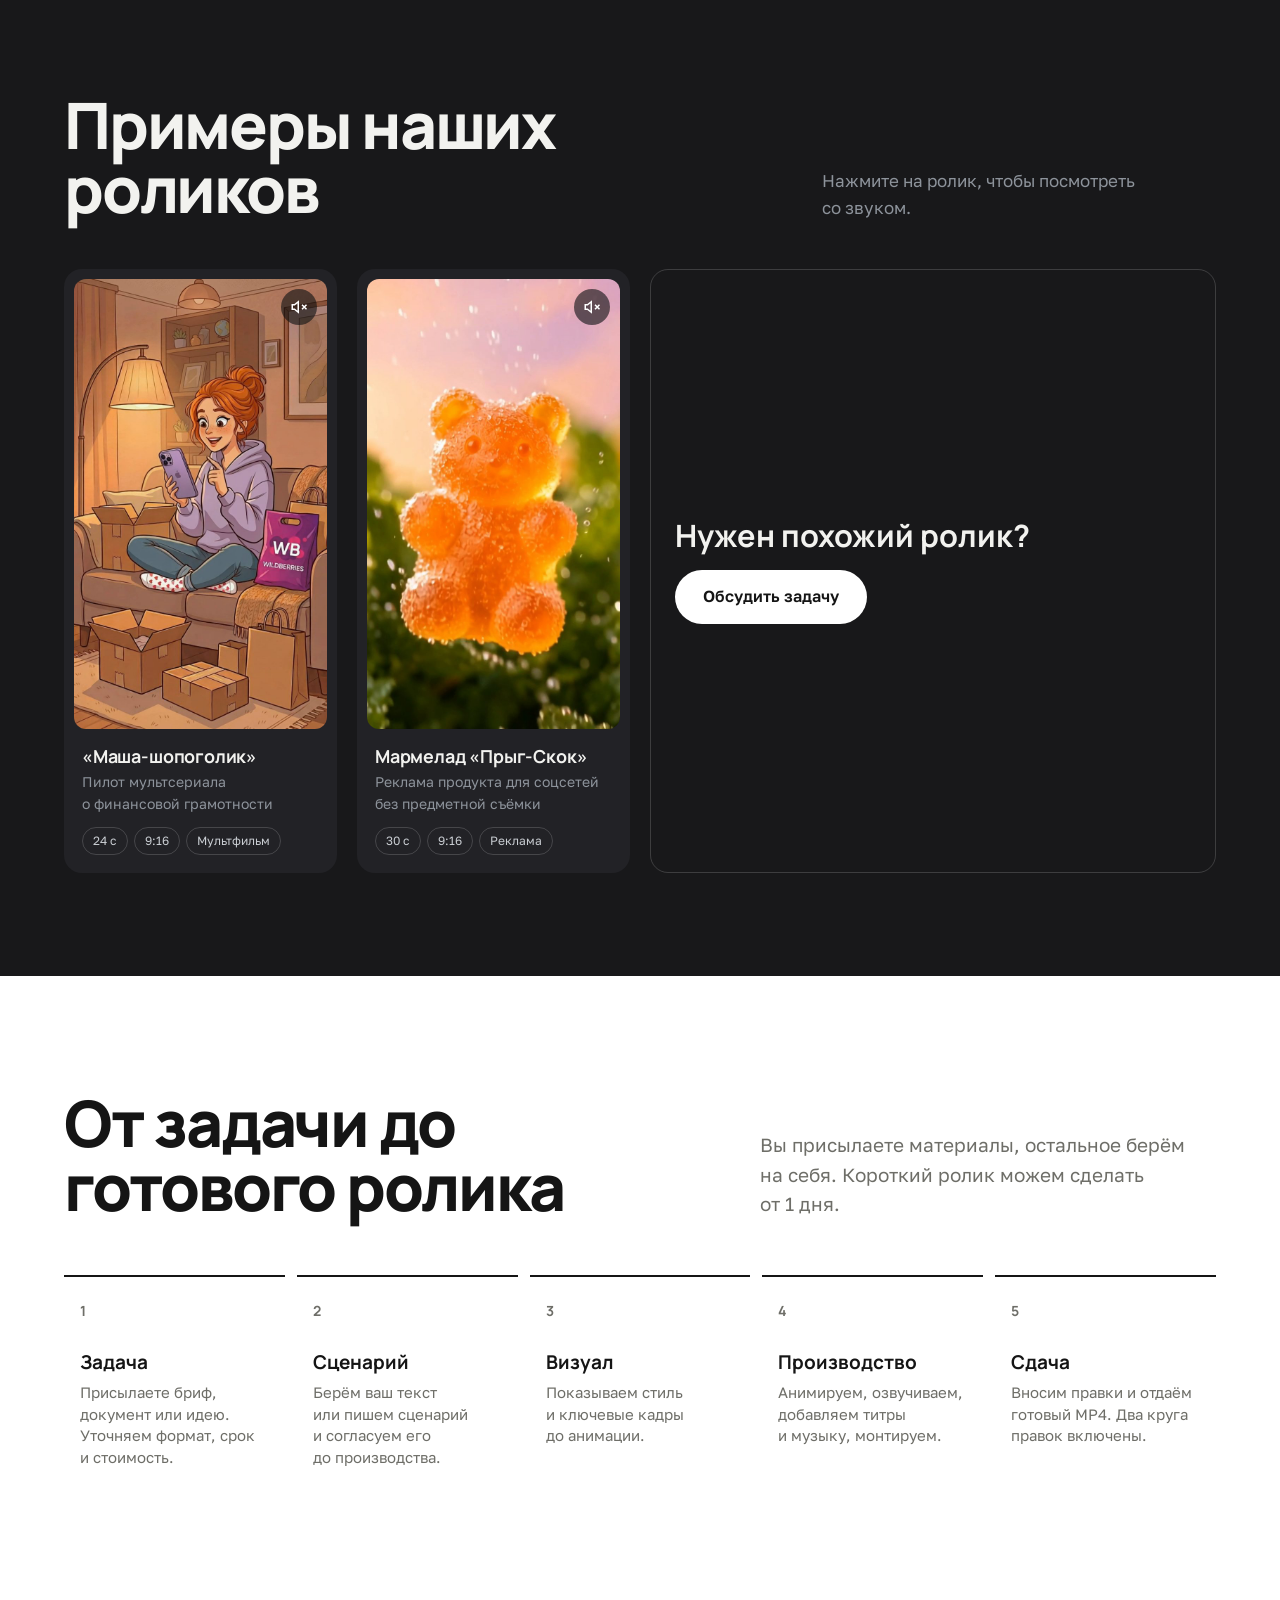
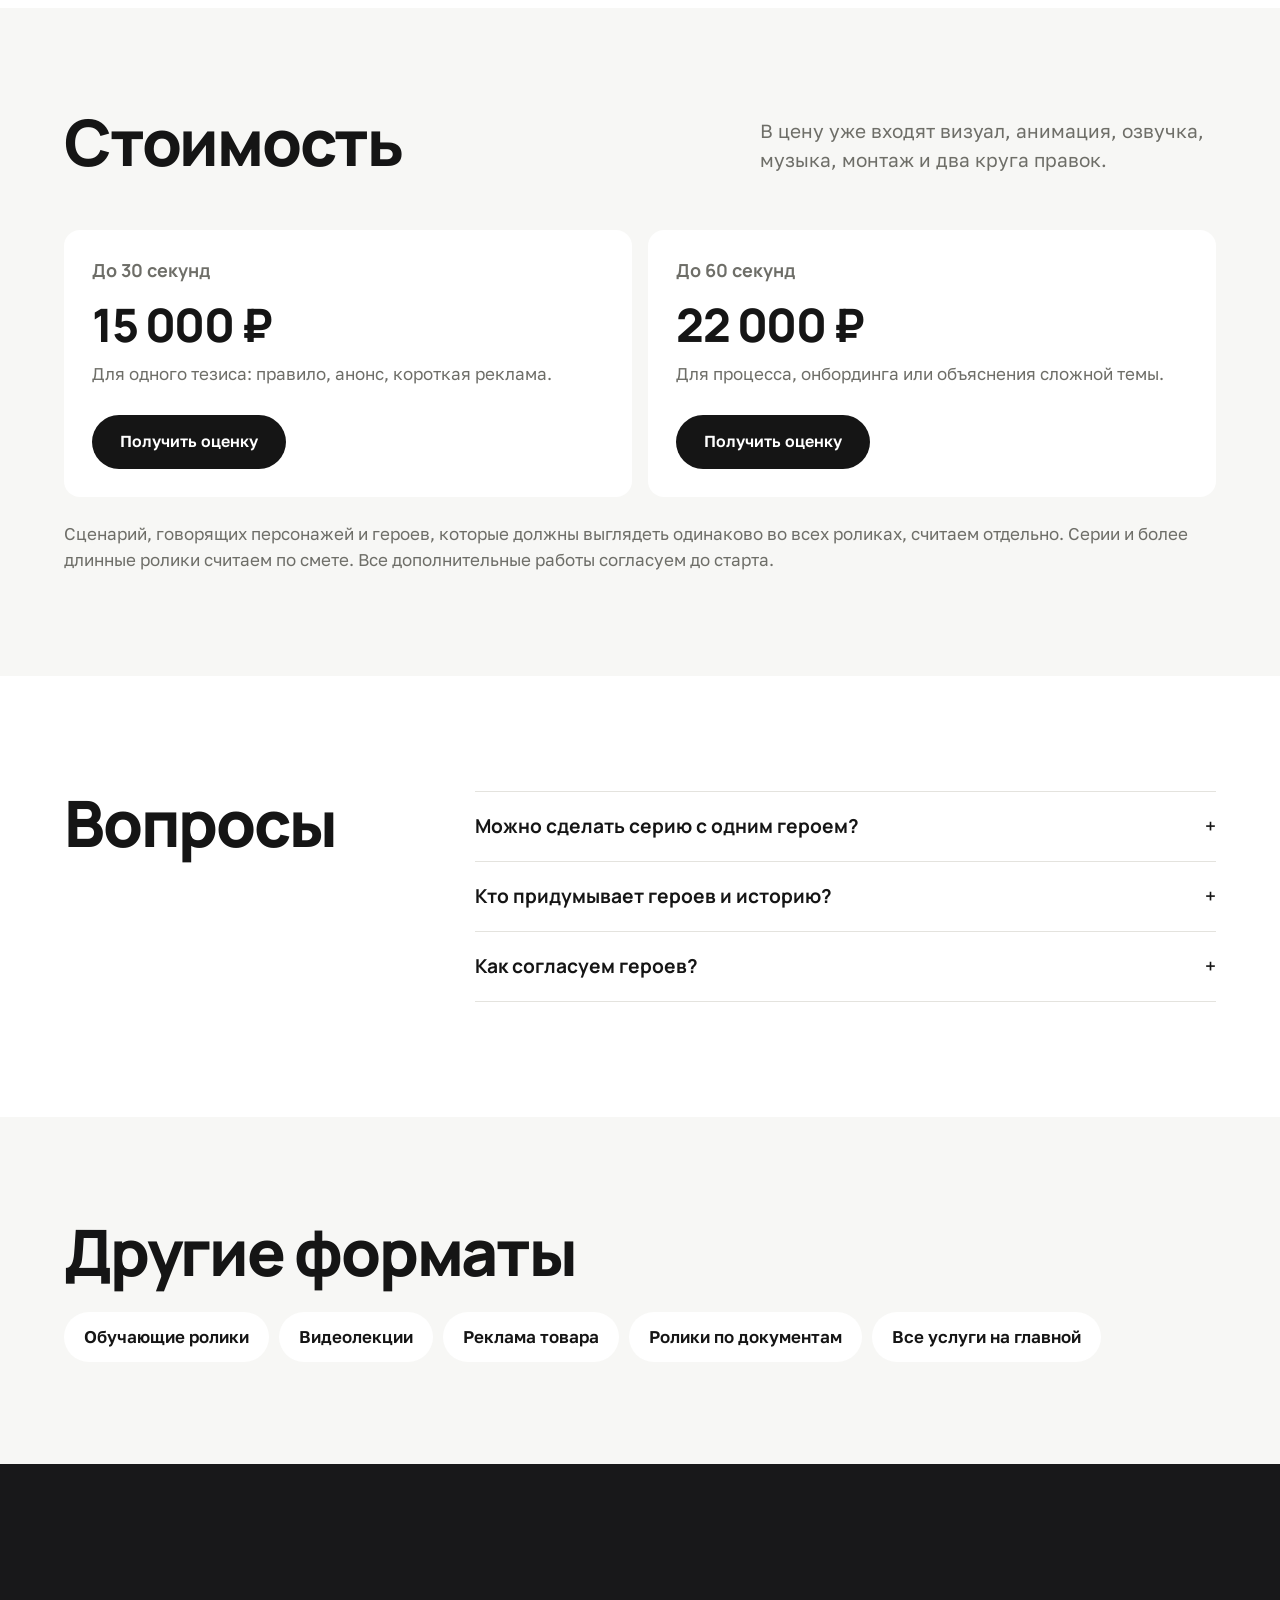
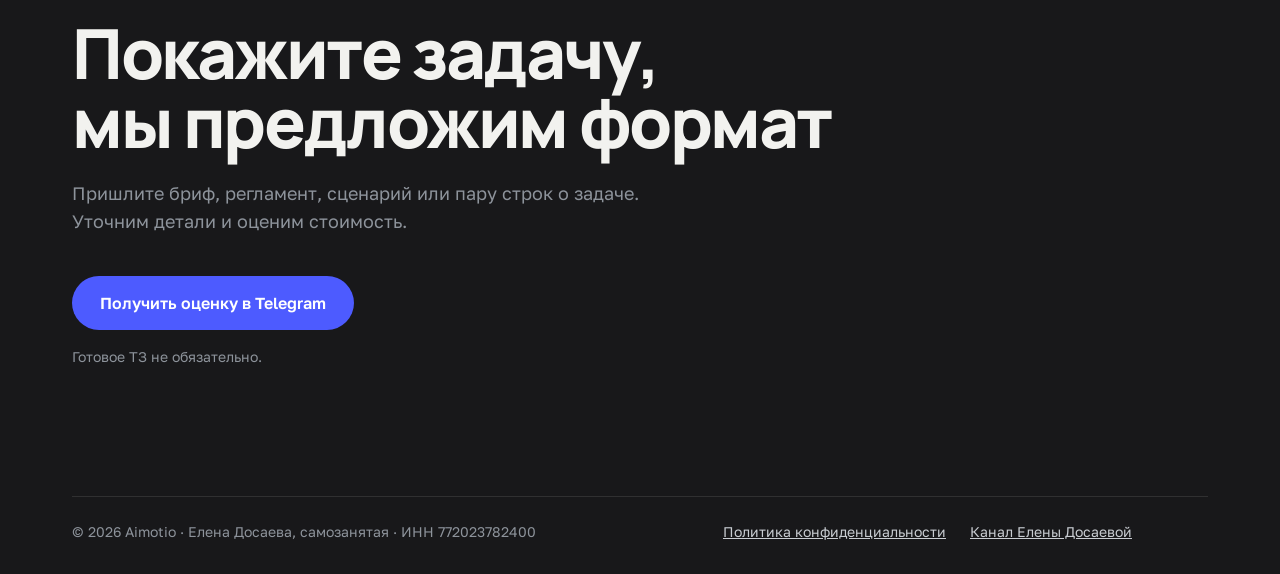
<file: multfilm-dlya-kompanii/index.html>
<!doctype html>
<html lang="ru">
<head>
<meta charset="utf-8">
<meta name="viewport" content="width=device-width, initial-scale=1">
<title>Мультфильм для компании: ролик или серия | Aimotio</title>
<meta name="description" content="Создаём героев и единый визуальный мир для мультфильма компании: пилот, серия или объясняющий ролик. Озвучка и титры. От 15 000 ₽, от 1 дня.">
<link rel="canonical" href="https://aimotio.ru/multfilm-dlya-kompanii/">
<meta property="og:type" content="website">
<meta property="og:title" content="Мультфильм для компании: ролик или серия | Aimotio">
<meta property="og:description" content="Создаём героев и единый визуальный мир для мультфильма компании: пилот, серия или объясняющий ролик. Озвучка и титры. От 15 000 ₽, от 1 дня.">
<meta property="og:url" content="https://aimotio.ru/multfilm-dlya-kompanii/">
<meta property="og:image" content="https://aimotio.ru/media/og.jpg">
<meta name="theme-color" content="#F7F7F5">
<link rel="icon" href="/favicon.svg" type="image/svg+xml">
<link rel="preload" href="/fonts/manrope-cyrillic.woff2" as="font" type="font/woff2" crossorigin>
<link rel="preload" href="/fonts/golos-cyrillic.woff2" as="font" type="font/woff2" crossorigin>
<link rel="stylesheet" href="/css/fonts.css?v=1">
<link rel="stylesheet" href="/css/site.css?v=82">
<script type="application/ld+json">
{
 "@context": "https://schema.org",
 "@graph": [
  {
   "@type": "Service",
   "name": "Мультфильм для компании",
   "description": "Создаём героев и единый визуальный мир для мультфильма компании: пилот, серия или объясняющий ролик. Озвучка и титры. От 15 000 ₽, от 1 дня.",
   "areaServed": "RU",
   "provider": {
    "@type": "ProfessionalService",
    "name": "Aimotio",
    "url": "https://aimotio.ru/"
   },
   "offers": {
    "@type": "Offer",
    "price": "15000",
    "priceCurrency": "RUB"
   }
  },
  {
   "@type": "FAQPage",
   "mainEntity": [
    {
     "@type": "Question",
     "name": "Можно сделать серию с одним героем?",
     "acceptedAnswer": {
      "@type": "Answer",
      "text": "Да. Цена зависит от того, насколько строго нужно сохранять внешность героя во всех роликах. Считаем её отдельно."
     }
    },
    {
     "@type": "Question",
     "name": "Кто придумывает героев и историю?",
     "acceptedAnswer": {
      "@type": "Answer",
      "text": "Если есть ваши идеи и материалы, берём их. Если нет, предложим героев и сценарий, сценарий считаем отдельно."
     }
    },
    {
     "@type": "Question",
     "name": "Как согласуем героев?",
     "acceptedAnswer": {
      "@type": "Answer",
      "text": "Показываем визуал до анимации. Сценарий согласовываем до производства, готовый ролик после. Два круга правок входят в цену."
     }
    }
   ]
  },
  {
   "@type": "BreadcrumbList",
   "itemListElement": [
    {
     "@type": "ListItem",
     "position": 1,
     "name": "Aimotio",
     "item": "https://aimotio.ru/"
    },
    {
     "@type": "ListItem",
     "position": 2,
     "name": "Мультфильм для компании",
     "item": "https://aimotio.ru/multfilm-dlya-kompanii/"
    }
   ]
  }
 ]
}
</script>
</head>
<body class="lp">
<header class="lp-bar wrap"><a class="bar__logo" href="/">Aimotio</a>
  <nav aria-label="Разделы"><a href="/#works">Работы</a><a href="/#pricing">Цены</a><a class="btn btn--sm" href="#contact"><span>Получить оценку</span></a></nav></header>
<main>
<section class="lp-hero">
  <div class="wrap">
    <p class="lp-crumbs"><a href="/">Aimotio</a> / Мультфильмы</p>
    <h1>Мультфильм для&nbsp;компании</h1>
    <p class="lp-lead">Создаём героев и&nbsp;единый визуальный мир: для&nbsp;одного ролика, пилота мультсериала или&nbsp;целой серии. Подходит для&nbsp;обучения, объяснения сложных тем и&nbsp;рекламы.</p>
    <ul class="lp-facts"><li>от&nbsp;15&nbsp;000&nbsp;₽</li><li>от&nbsp;1&nbsp;дня</li><li>2&nbsp;круга правок</li><li>договор и&nbsp;NDA</li></ul>
    <a class="btn lp-cta" href="#contact"><span>Получить оценку</span></a>
    <p class="lp-note">Можно прислать даже черновик или просто описать задачу.</p>
  </div>
</section>
<section class="lp-tasks">
  <div class="wrap">
    <h2 class="h2">Что можно сделать</h2>
    <ul class="lp-cards">
      <li class="lp-card" data-spot><h3>Пилот мультсериала</h3><p>Первая серия, по&nbsp;которой видно героев, стиль и&nbsp;настроение проекта.</p></li>
      <li class="lp-card" data-spot><h3>Объясняющий мультфильм</h3><p>Сложную тему рассказываем через героя и&nbsp;короткую историю.</p></li>
      <li class="lp-card" data-spot><h3>Серия роликов с&nbsp;героем</h3><p>Несколько выпусков в&nbsp;едином стиле, с&nbsp;одним диктором.</p></li>
      <li class="lp-card" data-spot><h3>Мультфильм для&nbsp;рекламы</h3><p>Герой, который рассказывает о&nbsp;продукте или&nbsp;услуге.</p></li>
    </ul>
  </div>
</section>
<section class="lp-about">
  <div class="wrap lp-about__grid">
    <h2 class="h2">Про героев и&nbsp;цену</h2>
    <p>Сохранять внешность одного и&nbsp;того же героя от&nbsp;ролика к&nbsp;ролику намного сложнее, чем сделать один ролик. Поэтому цена серии зависит от&nbsp;того, насколько строго нужно держать вид героя. Назовём её после просмотра ваших материалов.</p>
  </div>
</section>
<section class="works" id="works" aria-labelledby="works-title">
  <div class="wrap">
    <div class="works__head"><h2 class="h2" id="works-title">Примеры наших роликов</h2><p>Нажмите на&nbsp;ролик, чтобы посмотреть со&nbsp;звуком.</p></div>
    <div class="works__grid">
    <article data-spot data-cat="cartoon" class="work work--v" data-src="/media/masha.mp4" data-poster="/media/masha.jpg">
      <div class="work__media"></div>
      <h3>«Маша-шопоголик»</h3>
      <p class="work__task">Пилот мультсериала о&nbsp;финансовой грамотности</p>
      <ul class="work__meta"><li>24 с</li><li>9:16</li><li>Мультфильм</li></ul>
    </article>
    <article data-spot data-cat="ad" class="work work--v" data-src="/media/pryg-skok.mp4" data-poster="/media/pryg-skok.jpg">
      <div class="work__media"></div>
      <h3>Мармелад «Прыг-Скок»</h3>
      <p class="work__task">Реклама продукта для&nbsp;соцсетей без&nbsp;предметной съёмки</p>
      <ul class="work__meta"><li>30 с</li><li>9:16</li><li>Реклама</li></ul>
    </article>
    <article class="lp-works-cta" style="grid-column: span 2"><p>Нужен похожий ролик?</p><a class="btn" href="#contact"><span>Обсудить задачу</span></a></article>    </div>
  </div>
</section>
<section class="steps" id="process" aria-labelledby="process-title">
  <div class="wrap">
    <div class="steps__head"><h2 class="h2" id="process-title">От задачи до готового ролика</h2><p>Вы присылаете материалы, остальное берём на&nbsp;себя. Короткий ролик можем сделать от&nbsp;1&nbsp;дня.</p></div>
    <ol class="steps__list">
      <li><span>1</span><h3>Задача</h3><p>Присылаете бриф, документ или&nbsp;идею. Уточняем формат, срок и&nbsp;стоимость.</p></li>
      <li><span>2</span><h3>Сценарий</h3><p>Берём ваш текст или&nbsp;пишем сценарий и&nbsp;согласуем его до&nbsp;производства.</p></li>
      <li><span>3</span><h3>Визуал</h3><p>Показываем стиль и&nbsp;ключевые кадры до&nbsp;анимации.</p></li>
      <li><span>4</span><h3>Производство</h3><p>Анимируем, озвучиваем, добавляем титры и&nbsp;музыку, монтируем.</p></li>
      <li><span>5</span><h3>Сдача</h3><p>Вносим правки и&nbsp;отдаём готовый MP4. Два круга правок включены.</p></li>
    </ol>
  </div>
</section>
<section class="price" id="pricing" aria-labelledby="pricing-title">
  <div class="wrap">
    <div class="steps__head"><h2 class="h2" id="pricing-title">Стоимость</h2><p>В&nbsp;цену уже входят визуал, анимация, озвучка, музыка, монтаж и&nbsp;два круга правок.</p></div>
    <div class="price__grid price__grid--two">
      <article data-spot class="plan"><h3>До&nbsp;30&nbsp;секунд</h3><p class="plan__sum">15&nbsp;000&nbsp;₽</p><p>Для одного тезиса: правило, анонс, короткая реклама.</p><a class="btn" href="#contact"><span>Получить оценку</span></a></article>
      <article data-spot class="plan"><h3>До&nbsp;60&nbsp;секунд</h3><p class="plan__sum">22&nbsp;000&nbsp;₽</p><p>Для процесса, онбординга или объяснения сложной темы.</p><a class="btn" href="#contact"><span>Получить оценку</span></a></article>
    </div>
    <p class="price__note">Сценарий, говорящих персонажей и&nbsp;героев, которые должны выглядеть одинаково во&nbsp;всех роликах, считаем отдельно. Серии и&nbsp;более длинные ролики считаем по&nbsp;смете. Все дополнительные работы согласуем до&nbsp;старта.</p>
  </div>
</section>
<section class="faq" id="faq" aria-labelledby="faq-title">
  <div class="wrap faq__grid">
    <h2 class="h2" id="faq-title">Вопросы</h2>
    <div class="faq__list">
      <details><summary>Можно сделать серию с&nbsp;одним героем?</summary><p>Да. Цена зависит от&nbsp;того, насколько строго нужно сохранять внешность героя во всех роликах. Считаем её отдельно.</p></details>
      <details><summary>Кто придумывает героев и&nbsp;историю?</summary><p>Если есть ваши идеи и&nbsp;материалы, берём их. Если нет, предложим героев и&nbsp;сценарий, сценарий считаем отдельно.</p></details>
      <details><summary>Как&nbsp;согласуем героев?</summary><p>Показываем визуал до&nbsp;анимации. Сценарий согласовываем до&nbsp;производства, готовый ролик после. Два круга правок входят в&nbsp;цену.</p></details>
    </div>
  </div>
</section>
<section class="lp-more">
  <div class="wrap"><h2 class="h2">Другие форматы</h2><p class="lp-more__links"><a href="/obuchayushchie-roliki/">Обучающие ролики</a><a href="/video-lekcii/">Видеолекции</a><a href="/roliki-dlya-marketplejsov/">Реклама товара</a><a href="/roliki-po-dokumentam/">Ролики по документам</a><a href="/">Все услуги на главной</a></p></div>
</section>
</main>
<section class="contact" id="contact" aria-labelledby="contact-title">
  <div class="wrap">
    <h2 class="contact__title" id="contact-title">Покажите задачу, мы&nbsp;предложим формат</h2>
    <p class="contact__lead">Пришлите бриф, регламент, сценарий или пару строк о&nbsp;задаче. Уточним детали и&nbsp;оценим стоимость.</p>
    <div class="contact__buttons"><a class="btn" href="https://t.me/EEDOSAEVA" target="_blank" rel="noopener"><span>Получить оценку в&nbsp;Telegram</span></a></div>
    <p class="contact__note">Готовое ТЗ не обязательно.</p>
    <footer class="foot"><p>© 2026 Aimotio · Елена Досаева, самозанятая · ИНН 772023782400</p><span class="foot__links"><a href="/privacy.html">Политика конфиденциальности</a><a href="https://t.me/DOSAEVADESIGN" target="_blank" rel="noopener">Канал Елены Досаевой</a></span></footer>
  </div>
</section>
<script src="/js/works.js?v=1" defer></script>
<script src="/js/spot.js?v=1" defer></script>
</body>
</html>
</file>
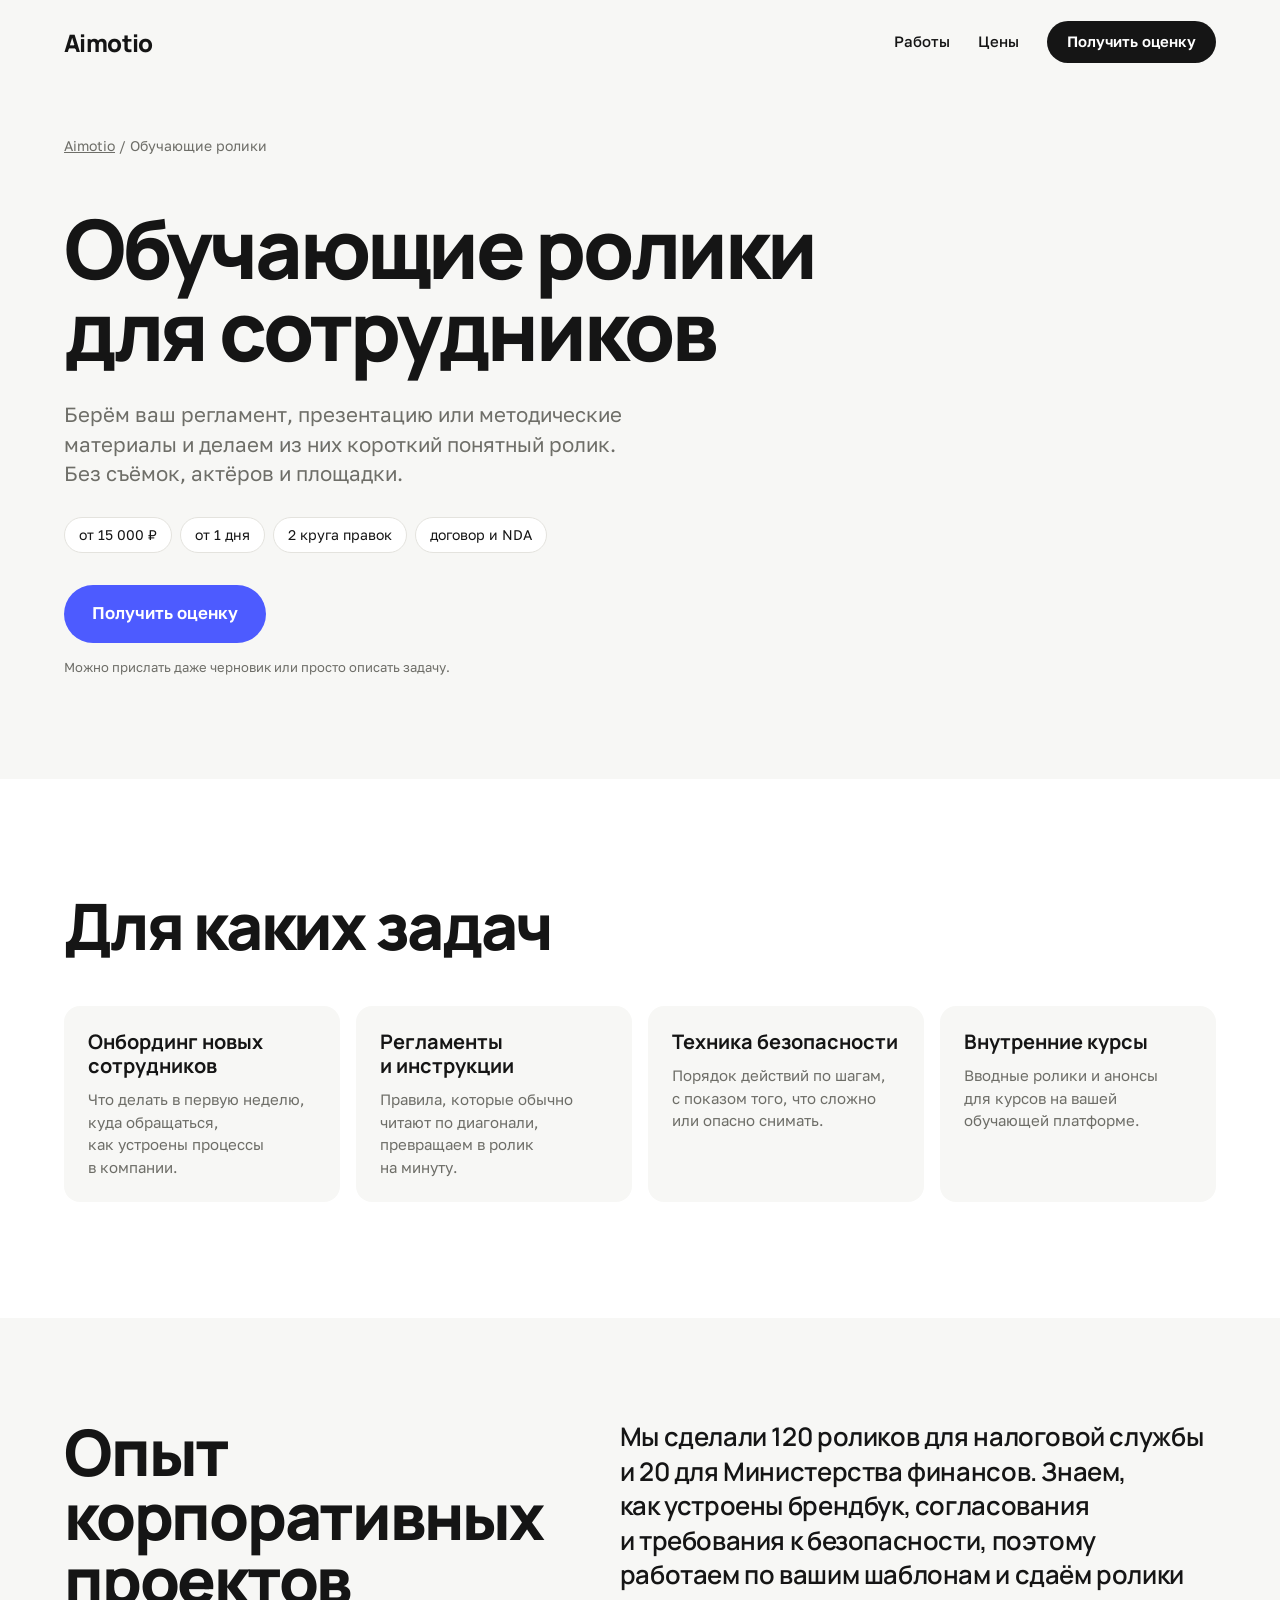
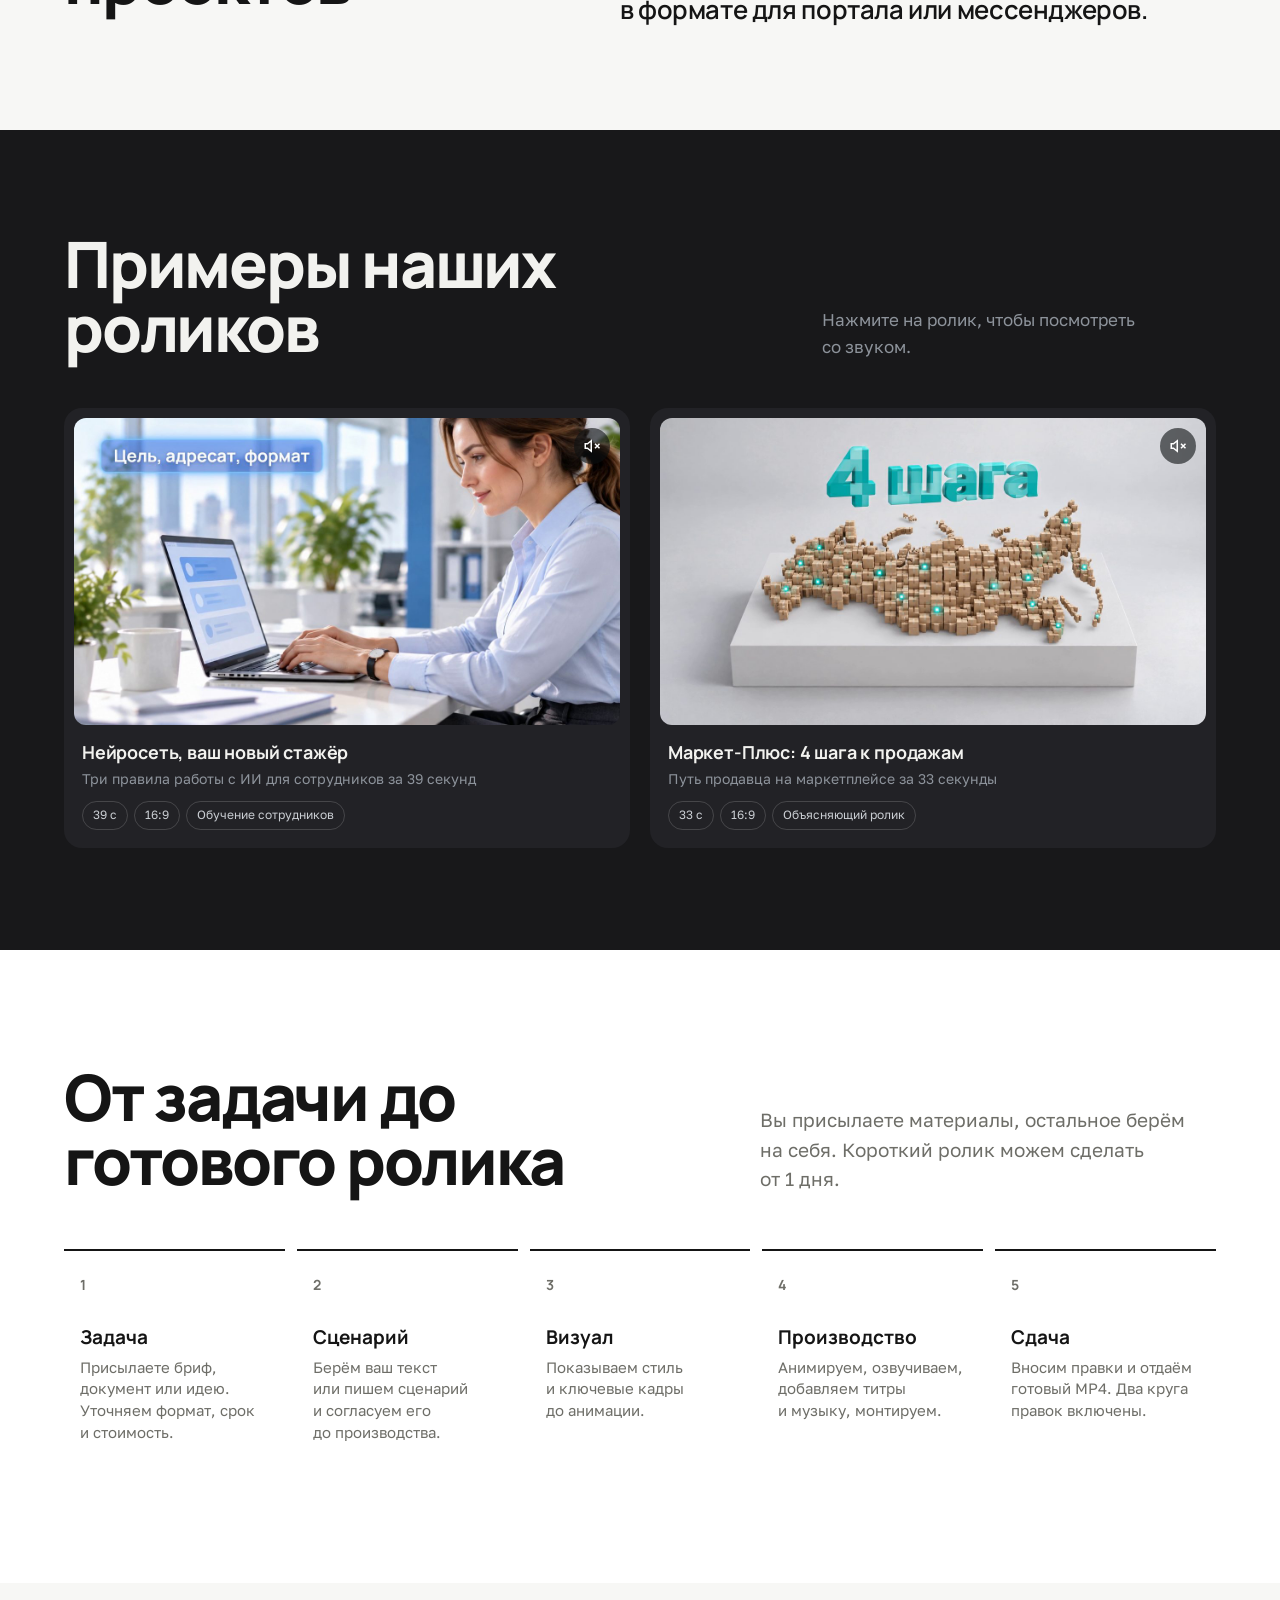
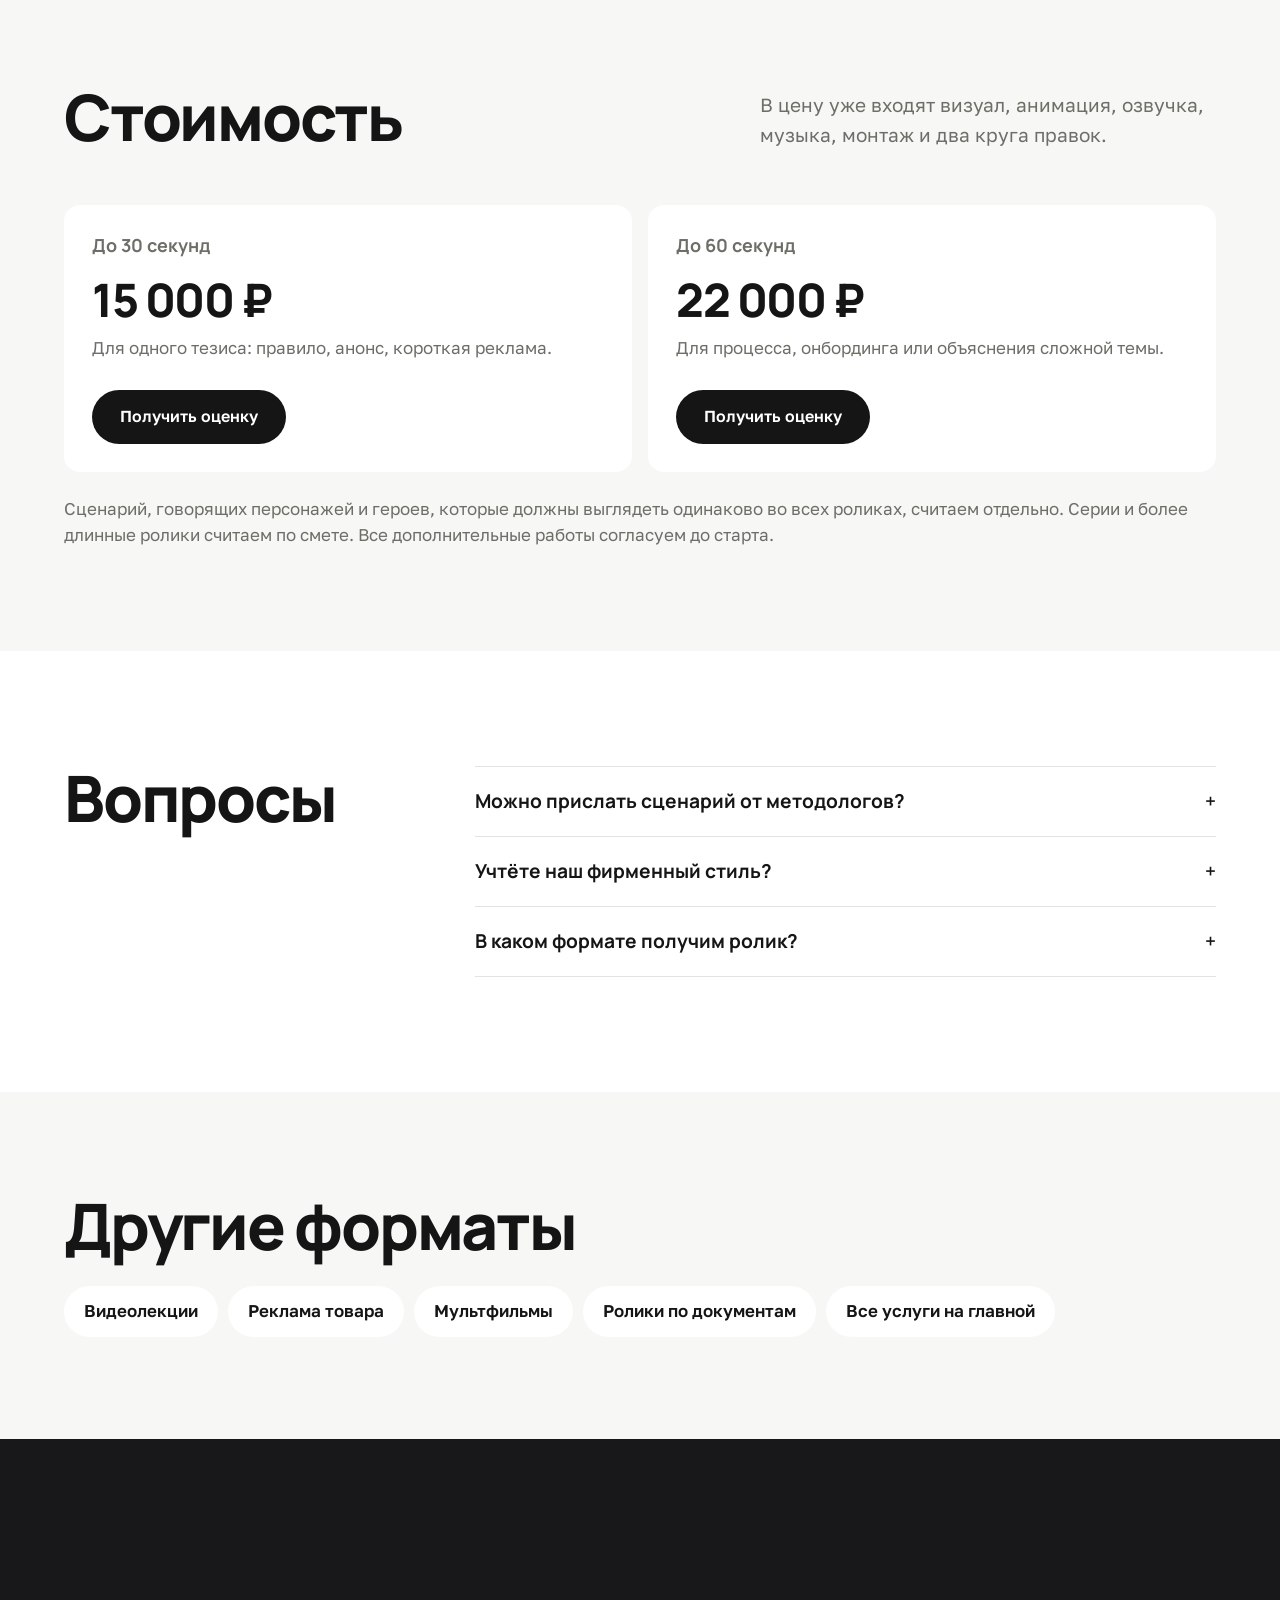
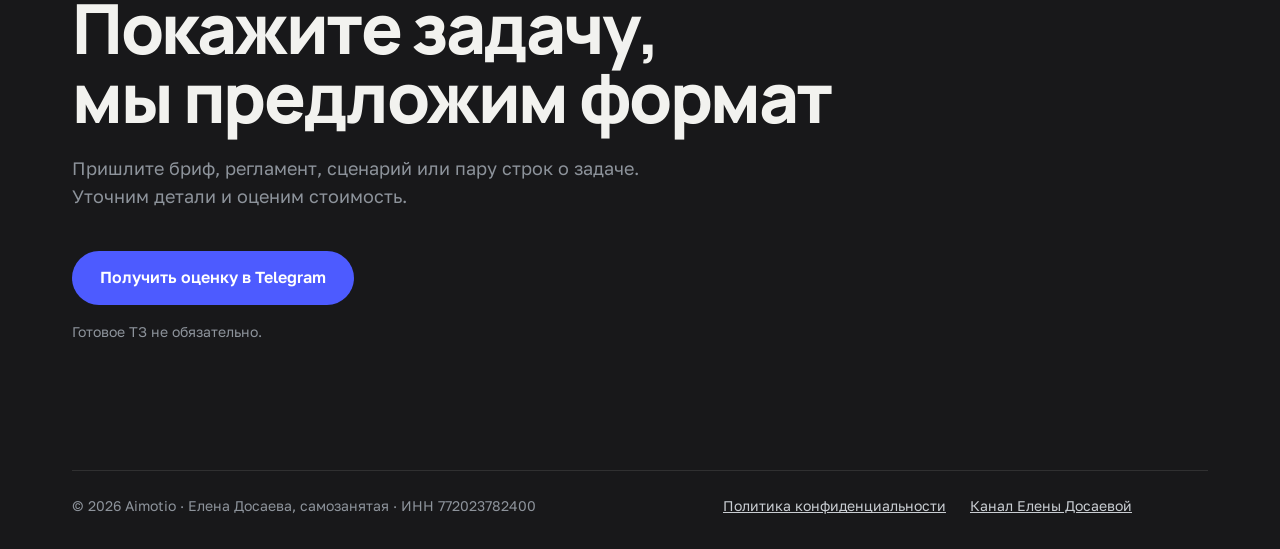
<file: obuchayushchie-roliki/index.html>
<!doctype html>
<html lang="ru">
<head>
<meta charset="utf-8">
<meta name="viewport" content="width=device-width, initial-scale=1">
<title>Обучающие ролики для сотрудников под ключ | Aimotio</title>
<meta name="description" content="Делаем обучающие ролики для сотрудников: онбординг, регламенты, инструкции, техника безопасности. Анимация, озвучка, титры. От 15 000 ₽, от 1 дня.">
<link rel="canonical" href="https://aimotio.ru/obuchayushchie-roliki/">
<meta property="og:type" content="website">
<meta property="og:title" content="Обучающие ролики для сотрудников под ключ | Aimotio">
<meta property="og:description" content="Делаем обучающие ролики для сотрудников: онбординг, регламенты, инструкции, техника безопасности. Анимация, озвучка, титры. От 15 000 ₽, от 1 дня.">
<meta property="og:url" content="https://aimotio.ru/obuchayushchie-roliki/">
<meta property="og:image" content="https://aimotio.ru/media/og.jpg">
<meta name="theme-color" content="#F7F7F5">
<link rel="icon" href="/favicon.svg" type="image/svg+xml">
<link rel="preload" href="/fonts/manrope-cyrillic.woff2" as="font" type="font/woff2" crossorigin>
<link rel="preload" href="/fonts/golos-cyrillic.woff2" as="font" type="font/woff2" crossorigin>
<link rel="stylesheet" href="/css/fonts.css?v=1">
<link rel="stylesheet" href="/css/site.css?v=82">
<script type="application/ld+json">
{
 "@context": "https://schema.org",
 "@graph": [
  {
   "@type": "Service",
   "name": "Обучающие ролики для сотрудников",
   "description": "Делаем обучающие ролики для сотрудников: онбординг, регламенты, инструкции, техника безопасности. Анимация, озвучка, титры. От 15 000 ₽, от 1 дня.",
   "areaServed": "RU",
   "provider": {
    "@type": "ProfessionalService",
    "name": "Aimotio",
    "url": "https://aimotio.ru/"
   },
   "offers": {
    "@type": "Offer",
    "price": "15000",
    "priceCurrency": "RUB"
   }
  },
  {
   "@type": "FAQPage",
   "mainEntity": [
    {
     "@type": "Question",
     "name": "Можно прислать сценарий от методологов?",
     "acceptedAnswer": {
      "@type": "Answer",
      "text": "Да, возьмём ваш текст. Если сценария нет, напишем по вашим материалам. Сценарий считаем отдельно."
     }
    },
    {
     "@type": "Question",
     "name": "Учтёте наш фирменный стиль?",
     "acceptedAnswer": {
      "@type": "Answer",
      "text": "Да. Пришлите логотип, цвета, шрифты и шаблоны, если они есть."
     }
    },
    {
     "@type": "Question",
     "name": "В каком формате получим ролик?",
     "acceptedAnswer": {
      "@type": "Answer",
      "text": "MP4 в 16:9 для портала и обучающей платформы или 9:16 для мессенджеров. Титры для просмотра без звука добавим по запросу."
     }
    }
   ]
  },
  {
   "@type": "BreadcrumbList",
   "itemListElement": [
    {
     "@type": "ListItem",
     "position": 1,
     "name": "Aimotio",
     "item": "https://aimotio.ru/"
    },
    {
     "@type": "ListItem",
     "position": 2,
     "name": "Обучающие ролики для сотрудников",
     "item": "https://aimotio.ru/obuchayushchie-roliki/"
    }
   ]
  }
 ]
}
</script>
</head>
<body class="lp">
<header class="lp-bar wrap"><a class="bar__logo" href="/">Aimotio</a>
  <nav aria-label="Разделы"><a href="/#works">Работы</a><a href="/#pricing">Цены</a><a class="btn btn--sm" href="#contact"><span>Получить оценку</span></a></nav></header>
<main>
<section class="lp-hero">
  <div class="wrap">
    <p class="lp-crumbs"><a href="/">Aimotio</a> / Обучающие ролики</p>
    <h1>Обучающие ролики для&nbsp;сотрудников</h1>
    <p class="lp-lead">Берём ваш регламент, презентацию или&nbsp;методические материалы и&nbsp;делаем из&nbsp;них короткий понятный ролик. Без&nbsp;съёмок, актёров и&nbsp;площадки.</p>
    <ul class="lp-facts"><li>от&nbsp;15&nbsp;000&nbsp;₽</li><li>от&nbsp;1&nbsp;дня</li><li>2&nbsp;круга правок</li><li>договор и&nbsp;NDA</li></ul>
    <a class="btn lp-cta" href="#contact"><span>Получить оценку</span></a>
    <p class="lp-note">Можно прислать даже черновик или просто описать задачу.</p>
  </div>
</section>
<section class="lp-tasks">
  <div class="wrap">
    <h2 class="h2">Для каких задач</h2>
    <ul class="lp-cards">
      <li class="lp-card" data-spot><h3>Онбординг новых сотрудников</h3><p>Что&nbsp;делать в&nbsp;первую неделю, куда обращаться, как&nbsp;устроены процессы в&nbsp;компании.</p></li>
      <li class="lp-card" data-spot><h3>Регламенты и&nbsp;инструкции</h3><p>Правила, которые обычно читают по&nbsp;диагонали, превращаем в&nbsp;ролик на&nbsp;минуту.</p></li>
      <li class="lp-card" data-spot><h3>Техника безопасности</h3><p>Порядок действий по&nbsp;шагам, с&nbsp;показом того, что&nbsp;сложно или&nbsp;опасно снимать.</p></li>
      <li class="lp-card" data-spot><h3>Внутренние курсы</h3><p>Вводные ролики и&nbsp;анонсы для&nbsp;курсов на&nbsp;вашей обучающей платформе.</p></li>
    </ul>
  </div>
</section>
<section class="lp-about">
  <div class="wrap lp-about__grid">
    <h2 class="h2">Опыт корпоративных проектов</h2>
    <p>Мы сделали 120 роликов для&nbsp;налоговой службы и&nbsp;20 для&nbsp;Министерства финансов. Знаем, как&nbsp;устроены брендбук, согласования и&nbsp;требования к&nbsp;безопасности, поэтому работаем по&nbsp;вашим шаблонам и&nbsp;сдаём ролики в&nbsp;формате для&nbsp;портала или&nbsp;мессенджеров.</p>
  </div>
</section>
<section class="works" id="works" aria-labelledby="works-title">
  <div class="wrap">
    <div class="works__head"><h2 class="h2" id="works-title">Примеры наших роликов</h2><p>Нажмите на&nbsp;ролик, чтобы посмотреть со&nbsp;звуком.</p></div>
    <div class="works__grid">
    <article data-spot data-cat="learn" class="work work--h" data-src="/media/meridian.mp4" data-poster="/media/meridian.jpg">
      <div class="work__media"></div>
      <h3>Нейросеть, ваш новый стажёр</h3>
      <p class="work__task">Три правила работы с&nbsp;ИИ для&nbsp;сотрудников за&nbsp;39 секунд</p>
      <ul class="work__meta"><li>39 с</li><li>16:9</li><li>Обучение сотрудников</li></ul>
    </article>
    <article data-spot data-cat="learn" class="work work--h" data-src="/media/market-plus.mp4" data-poster="/media/market-plus.jpg">
      <div class="work__media"></div>
      <h3>Маркет-Плюс: 4 шага к&nbsp;продажам</h3>
      <p class="work__task">Путь продавца на&nbsp;маркетплейсе за&nbsp;33 секунды</p>
      <ul class="work__meta"><li>33 с</li><li>16:9</li><li>Объясняющий ролик</li></ul>
    </article>
    </div>
  </div>
</section>
<section class="steps" id="process" aria-labelledby="process-title">
  <div class="wrap">
    <div class="steps__head"><h2 class="h2" id="process-title">От задачи до готового ролика</h2><p>Вы присылаете материалы, остальное берём на&nbsp;себя. Короткий ролик можем сделать от&nbsp;1&nbsp;дня.</p></div>
    <ol class="steps__list">
      <li><span>1</span><h3>Задача</h3><p>Присылаете бриф, документ или&nbsp;идею. Уточняем формат, срок и&nbsp;стоимость.</p></li>
      <li><span>2</span><h3>Сценарий</h3><p>Берём ваш текст или&nbsp;пишем сценарий и&nbsp;согласуем его до&nbsp;производства.</p></li>
      <li><span>3</span><h3>Визуал</h3><p>Показываем стиль и&nbsp;ключевые кадры до&nbsp;анимации.</p></li>
      <li><span>4</span><h3>Производство</h3><p>Анимируем, озвучиваем, добавляем титры и&nbsp;музыку, монтируем.</p></li>
      <li><span>5</span><h3>Сдача</h3><p>Вносим правки и&nbsp;отдаём готовый MP4. Два круга правок включены.</p></li>
    </ol>
  </div>
</section>
<section class="price" id="pricing" aria-labelledby="pricing-title">
  <div class="wrap">
    <div class="steps__head"><h2 class="h2" id="pricing-title">Стоимость</h2><p>В&nbsp;цену уже входят визуал, анимация, озвучка, музыка, монтаж и&nbsp;два круга правок.</p></div>
    <div class="price__grid price__grid--two">
      <article data-spot class="plan"><h3>До&nbsp;30&nbsp;секунд</h3><p class="plan__sum">15&nbsp;000&nbsp;₽</p><p>Для одного тезиса: правило, анонс, короткая реклама.</p><a class="btn" href="#contact"><span>Получить оценку</span></a></article>
      <article data-spot class="plan"><h3>До&nbsp;60&nbsp;секунд</h3><p class="plan__sum">22&nbsp;000&nbsp;₽</p><p>Для процесса, онбординга или объяснения сложной темы.</p><a class="btn" href="#contact"><span>Получить оценку</span></a></article>
    </div>
    <p class="price__note">Сценарий, говорящих персонажей и&nbsp;героев, которые должны выглядеть одинаково во&nbsp;всех роликах, считаем отдельно. Серии и&nbsp;более длинные ролики считаем по&nbsp;смете. Все дополнительные работы согласуем до&nbsp;старта.</p>
  </div>
</section>
<section class="faq" id="faq" aria-labelledby="faq-title">
  <div class="wrap faq__grid">
    <h2 class="h2" id="faq-title">Вопросы</h2>
    <div class="faq__list">
      <details><summary>Можно прислать сценарий от&nbsp;методологов?</summary><p>Да, возьмём ваш текст. Если сценария нет, напишем по&nbsp;вашим материалам. Сценарий считаем отдельно.</p></details>
      <details><summary>Учтёте наш фирменный стиль?</summary><p>Да. Пришлите логотип, цвета, шрифты и&nbsp;шаблоны, если они есть.</p></details>
      <details><summary>В&nbsp;каком формате получим ролик?</summary><p>MP4 в&nbsp;16:9 для&nbsp;портала и&nbsp;обучающей платформы или&nbsp;9:16 для&nbsp;мессенджеров. Титры для&nbsp;просмотра без&nbsp;звука добавим по&nbsp;запросу.</p></details>
    </div>
  </div>
</section>
<section class="lp-more">
  <div class="wrap"><h2 class="h2">Другие форматы</h2><p class="lp-more__links"><a href="/video-lekcii/">Видеолекции</a><a href="/roliki-dlya-marketplejsov/">Реклама товара</a><a href="/multfilm-dlya-kompanii/">Мультфильмы</a><a href="/roliki-po-dokumentam/">Ролики по документам</a><a href="/">Все услуги на главной</a></p></div>
</section>
</main>
<section class="contact" id="contact" aria-labelledby="contact-title">
  <div class="wrap">
    <h2 class="contact__title" id="contact-title">Покажите задачу, мы&nbsp;предложим формат</h2>
    <p class="contact__lead">Пришлите бриф, регламент, сценарий или пару строк о&nbsp;задаче. Уточним детали и&nbsp;оценим стоимость.</p>
    <div class="contact__buttons"><a class="btn" href="https://t.me/EEDOSAEVA" target="_blank" rel="noopener"><span>Получить оценку в&nbsp;Telegram</span></a></div>
    <p class="contact__note">Готовое ТЗ не обязательно.</p>
    <footer class="foot"><p>© 2026 Aimotio · Елена Досаева, самозанятая · ИНН 772023782400</p><span class="foot__links"><a href="/privacy.html">Политика конфиденциальности</a><a href="https://t.me/DOSAEVADESIGN" target="_blank" rel="noopener">Канал Елены Досаевой</a></span></footer>
  </div>
</section>
<script src="/js/works.js?v=1" defer></script>
<script src="/js/spot.js?v=1" defer></script>
</body>
</html>
</file>
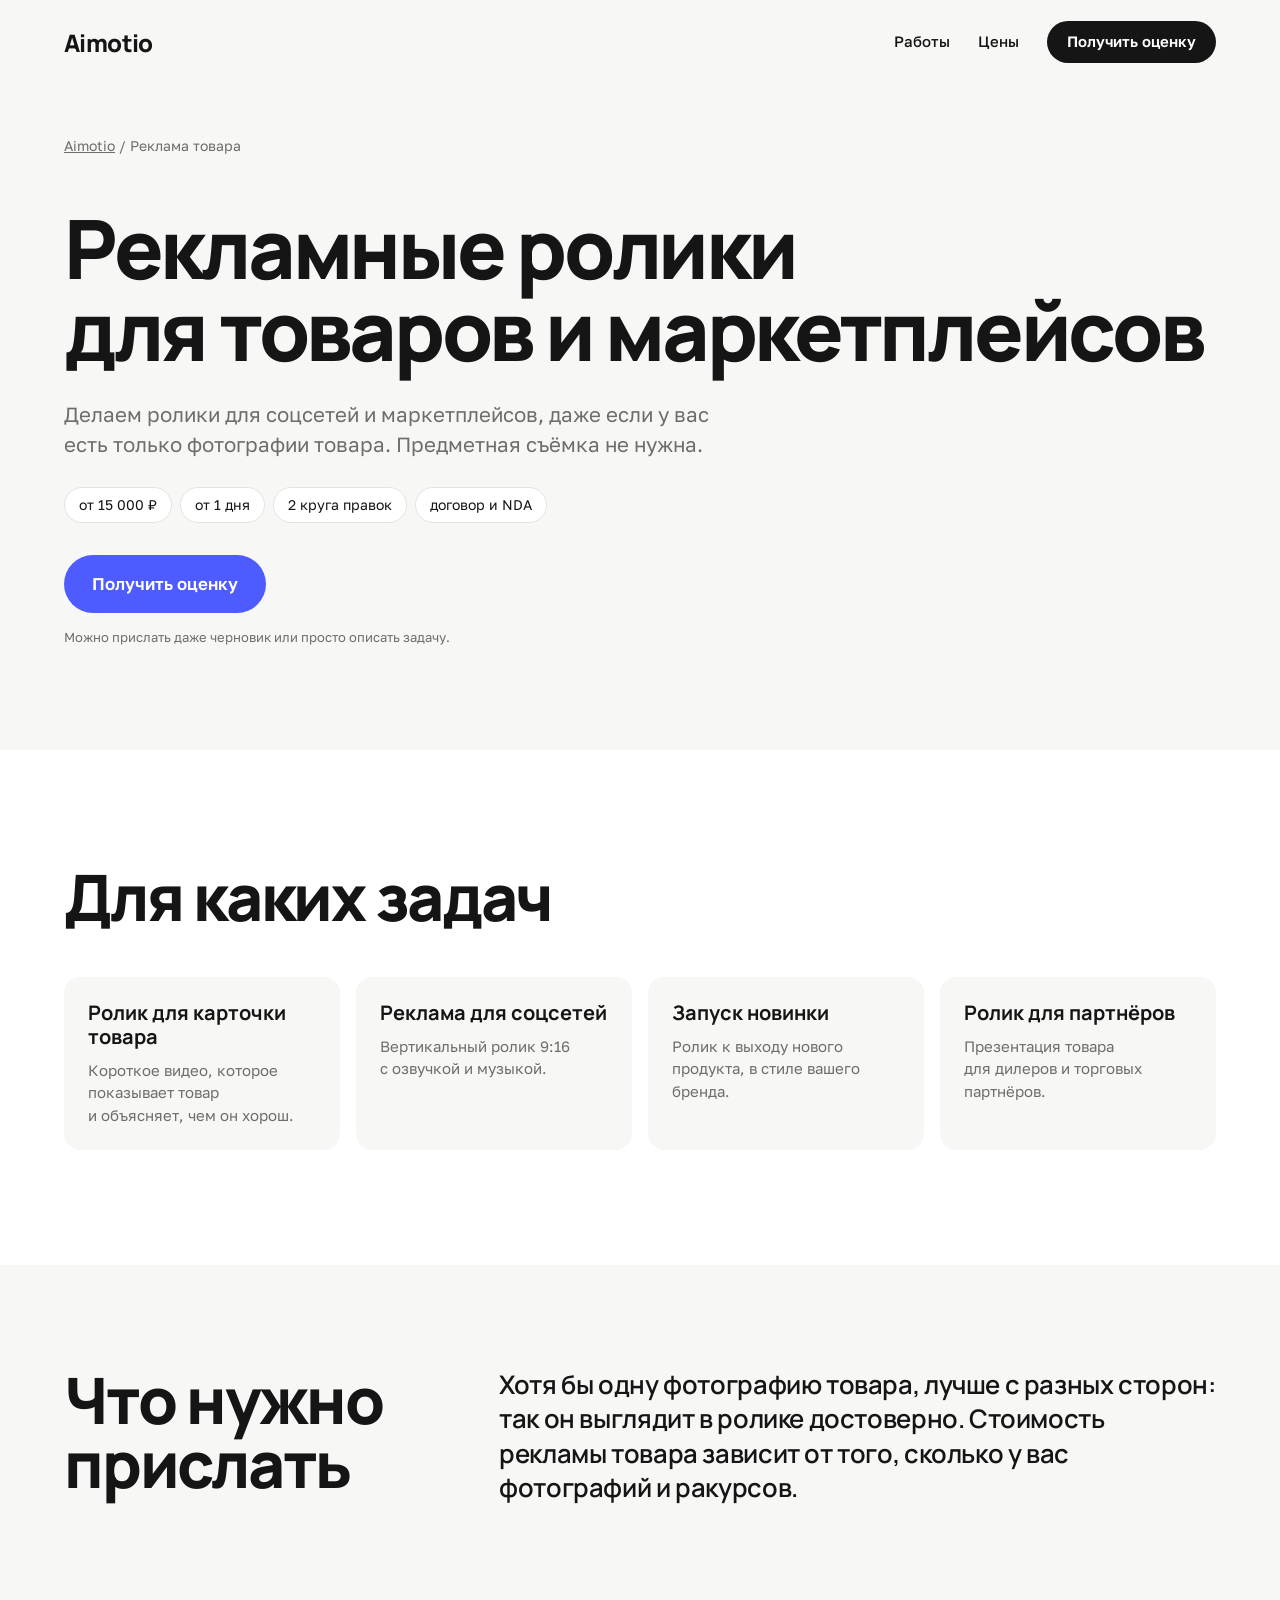
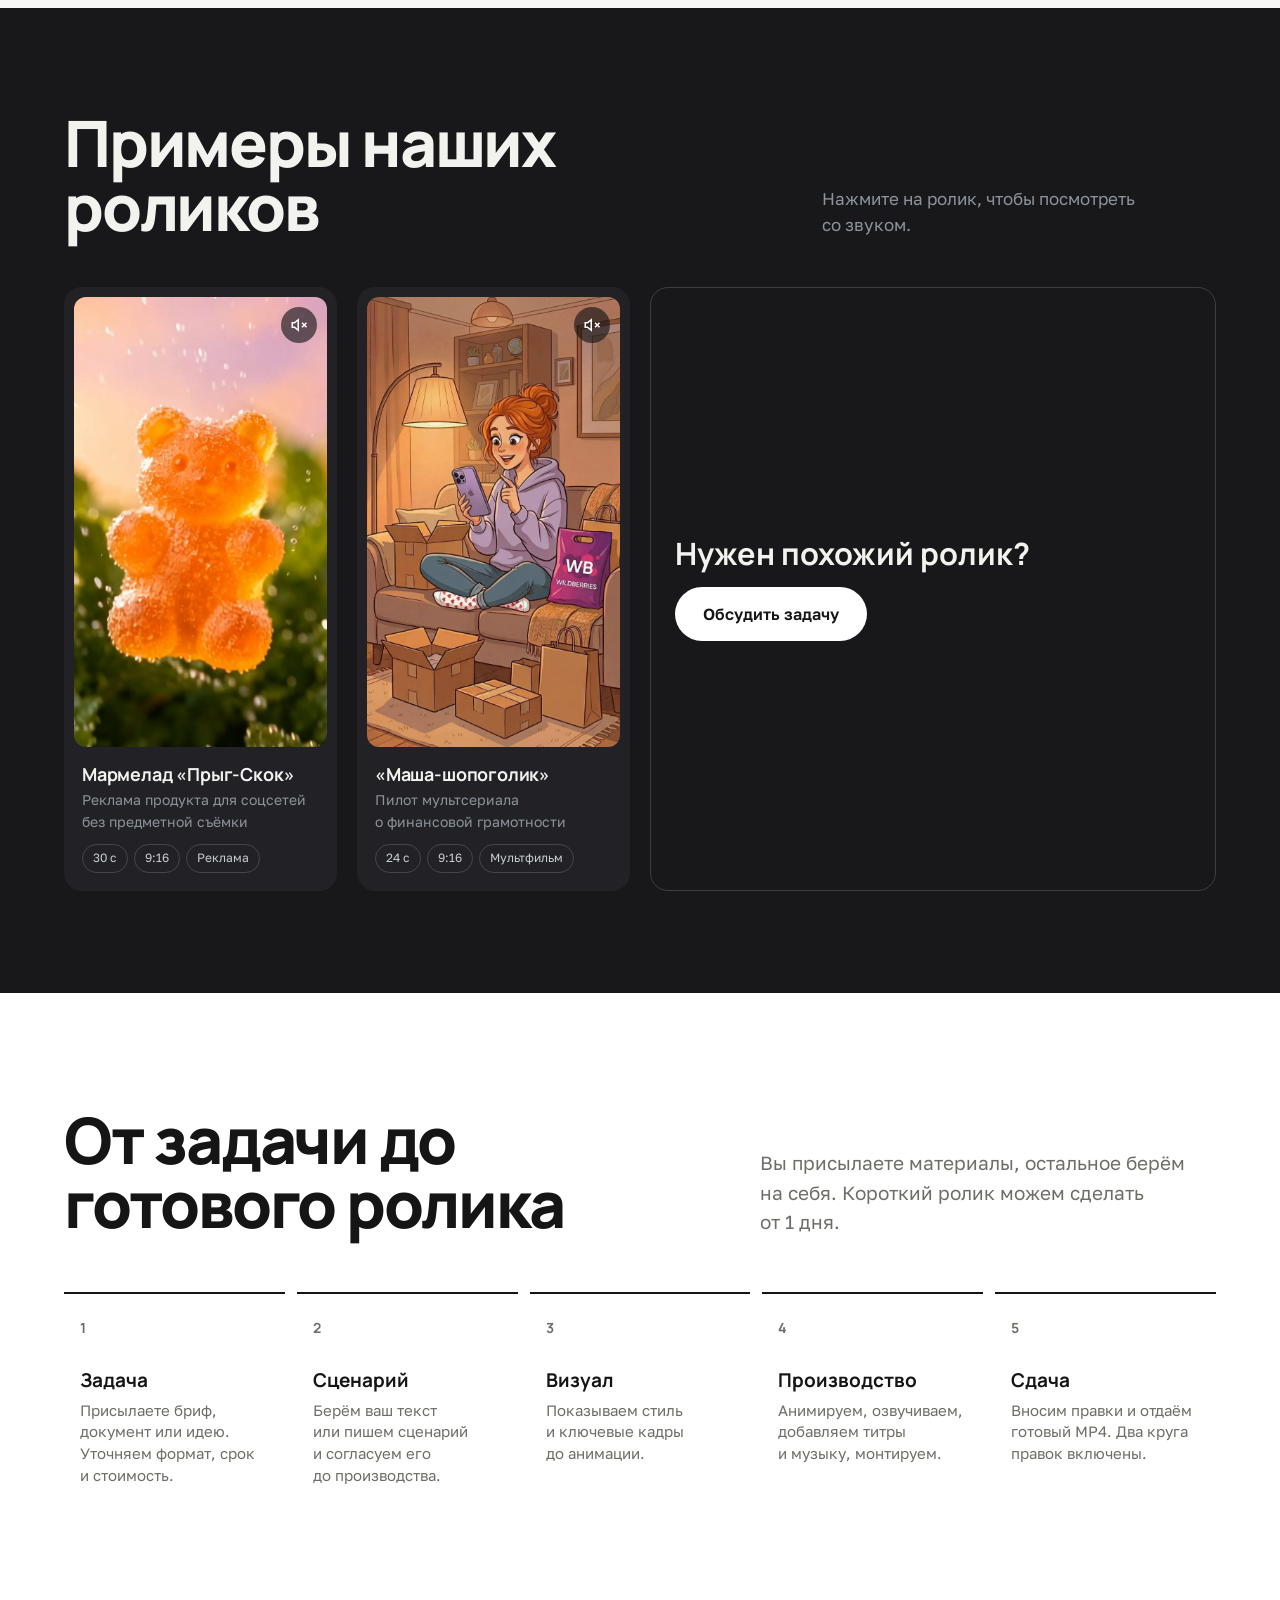
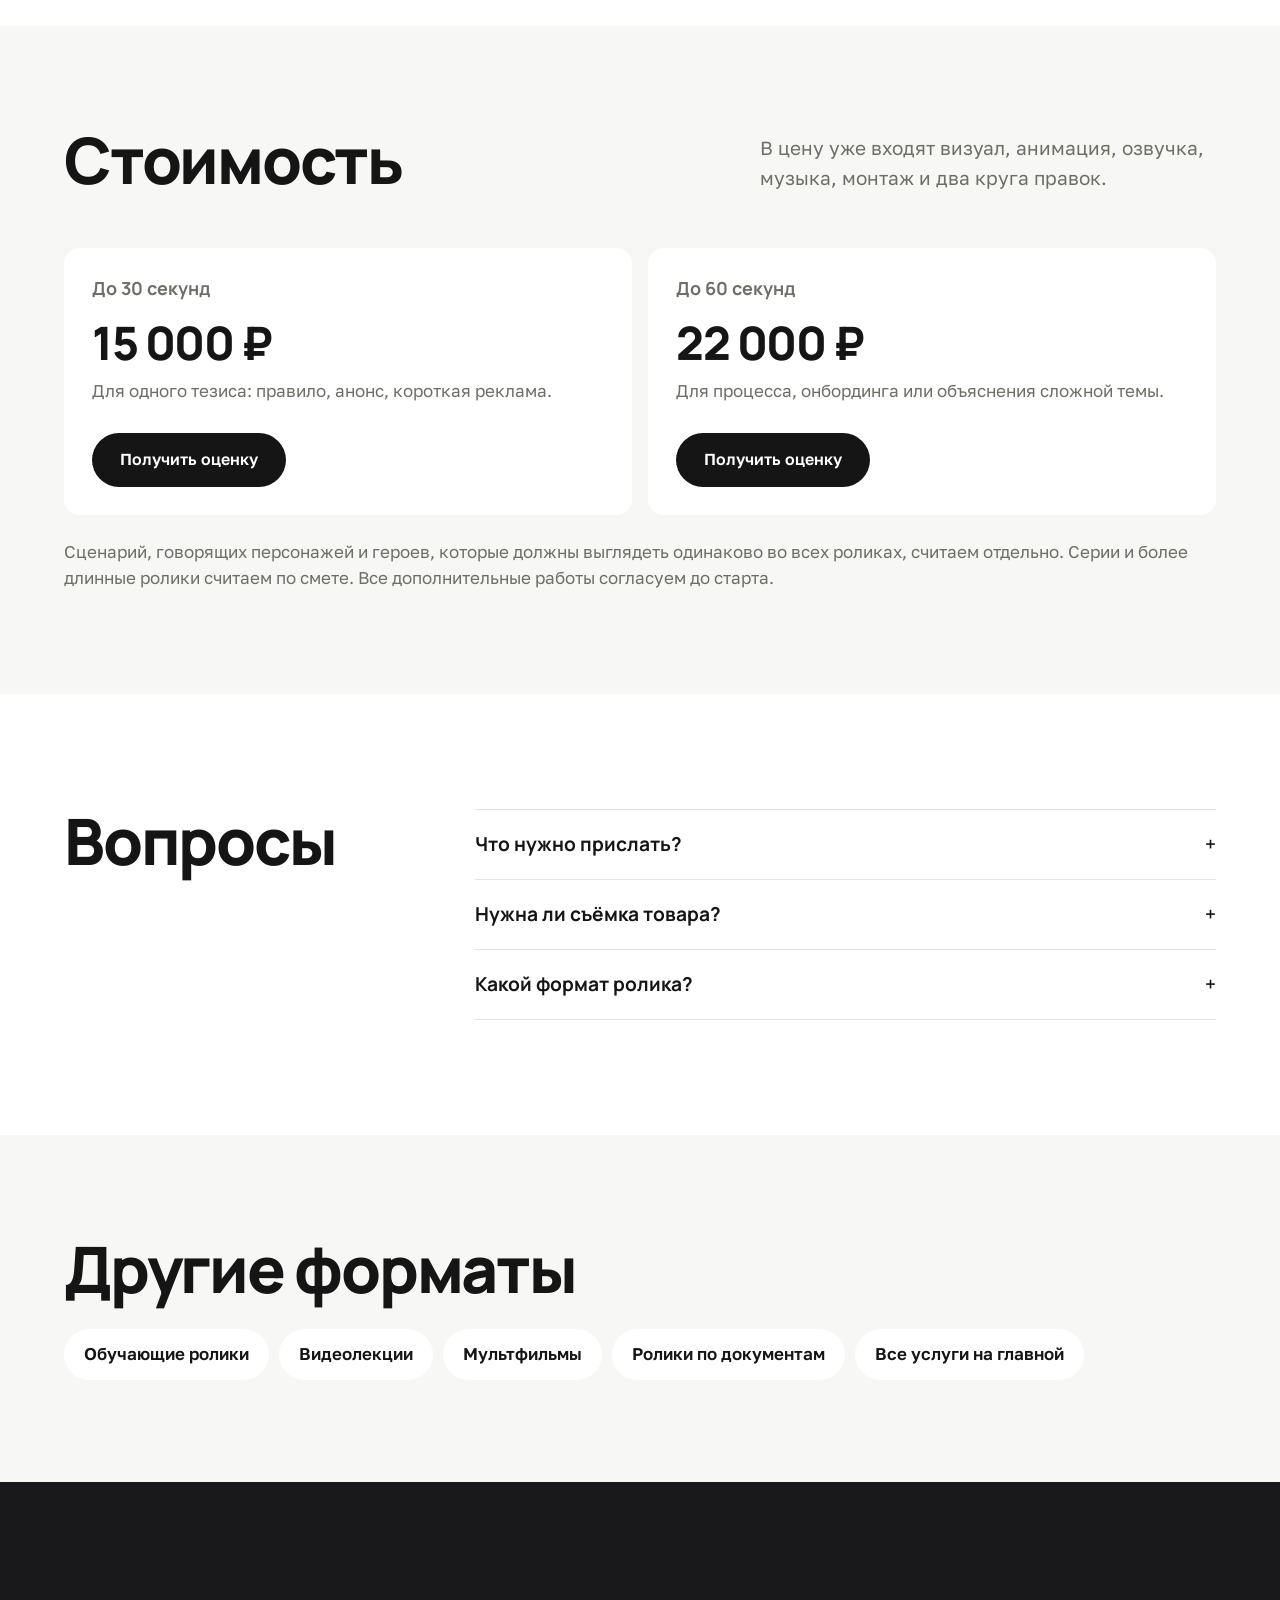
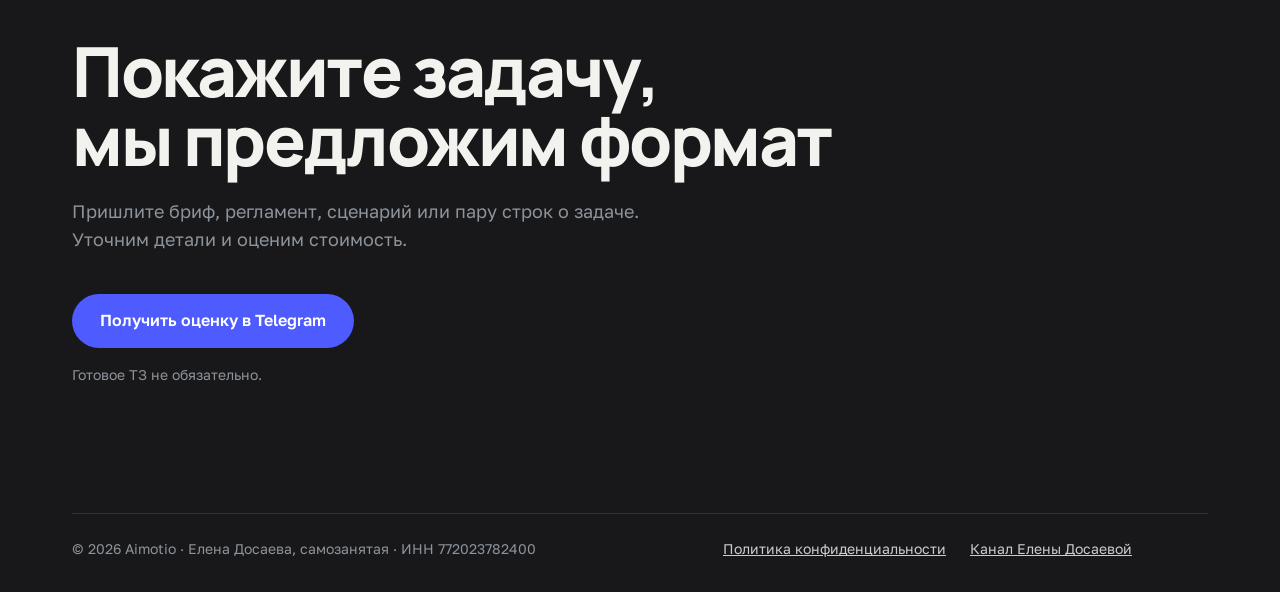
<file: roliki-dlya-marketplejsov/index.html>
<!doctype html>
<html lang="ru">
<head>
<meta charset="utf-8">
<meta name="viewport" content="width=device-width, initial-scale=1">
<title>Рекламные ролики для товаров и маркетплейсов | Aimotio</title>
<meta name="description" content="Делаем рекламные ролики для соцсетей и маркетплейсов по фотографиям товара, без съёмки. Анимация, озвучка, музыка. От 15 000 ₽, от 1 дня.">
<link rel="canonical" href="https://aimotio.ru/roliki-dlya-marketplejsov/">
<meta property="og:type" content="website">
<meta property="og:title" content="Рекламные ролики для товаров и маркетплейсов | Aimotio">
<meta property="og:description" content="Делаем рекламные ролики для соцсетей и маркетплейсов по фотографиям товара, без съёмки. Анимация, озвучка, музыка. От 15 000 ₽, от 1 дня.">
<meta property="og:url" content="https://aimotio.ru/roliki-dlya-marketplejsov/">
<meta property="og:image" content="https://aimotio.ru/media/og.jpg">
<meta name="theme-color" content="#F7F7F5">
<link rel="icon" href="/favicon.svg" type="image/svg+xml">
<link rel="preload" href="/fonts/manrope-cyrillic.woff2" as="font" type="font/woff2" crossorigin>
<link rel="preload" href="/fonts/golos-cyrillic.woff2" as="font" type="font/woff2" crossorigin>
<link rel="stylesheet" href="/css/fonts.css?v=1">
<link rel="stylesheet" href="/css/site.css?v=82">
<script type="application/ld+json">
{
 "@context": "https://schema.org",
 "@graph": [
  {
   "@type": "Service",
   "name": "Рекламные ролики для товаров и маркетплейсов",
   "description": "Делаем рекламные ролики для соцсетей и маркетплейсов по фотографиям товара, без съёмки. Анимация, озвучка, музыка. От 15 000 ₽, от 1 дня.",
   "areaServed": "RU",
   "provider": {
    "@type": "ProfessionalService",
    "name": "Aimotio",
    "url": "https://aimotio.ru/"
   },
   "offers": {
    "@type": "Offer",
    "price": "15000",
    "priceCurrency": "RUB"
   }
  },
  {
   "@type": "FAQPage",
   "mainEntity": [
    {
     "@type": "Question",
     "name": "Что нужно прислать?",
     "acceptedAnswer": {
      "@type": "Answer",
      "text": "Хотя бы одну фотографию товара, лучше с разных сторон: так он выглядит в ролике достоверно."
     }
    },
    {
     "@type": "Question",
     "name": "Нужна ли съёмка товара?",
     "acceptedAnswer": {
      "@type": "Answer",
      "text": "Нет. Ролик собираем по фотографиям, героев и окружение создаём с нуля."
     }
    },
    {
     "@type": "Question",
     "name": "Какой формат ролика?",
     "acceptedAnswer": {
      "@type": "Answer",
      "text": "Для соцсетей 9:16, для маркетплейса и сайта 16:9. Скажите, где он будет показываться, и мы подберём формат."
     }
    }
   ]
  },
  {
   "@type": "BreadcrumbList",
   "itemListElement": [
    {
     "@type": "ListItem",
     "position": 1,
     "name": "Aimotio",
     "item": "https://aimotio.ru/"
    },
    {
     "@type": "ListItem",
     "position": 2,
     "name": "Рекламные ролики для товаров и маркетплейсов",
     "item": "https://aimotio.ru/roliki-dlya-marketplejsov/"
    }
   ]
  }
 ]
}
</script>
</head>
<body class="lp">
<header class="lp-bar wrap"><a class="bar__logo" href="/">Aimotio</a>
  <nav aria-label="Разделы"><a href="/#works">Работы</a><a href="/#pricing">Цены</a><a class="btn btn--sm" href="#contact"><span>Получить оценку</span></a></nav></header>
<main>
<section class="lp-hero">
  <div class="wrap">
    <p class="lp-crumbs"><a href="/">Aimotio</a> / Реклама товара</p>
    <h1>Рекламные ролики для&nbsp;товаров и&nbsp;маркетплейсов</h1>
    <p class="lp-lead">Делаем ролики для&nbsp;соцсетей и&nbsp;маркетплейсов, даже если у&nbsp;вас есть только фотографии товара. Предметная съёмка не&nbsp;нужна.</p>
    <ul class="lp-facts"><li>от&nbsp;15&nbsp;000&nbsp;₽</li><li>от&nbsp;1&nbsp;дня</li><li>2&nbsp;круга правок</li><li>договор и&nbsp;NDA</li></ul>
    <a class="btn lp-cta" href="#contact"><span>Получить оценку</span></a>
    <p class="lp-note">Можно прислать даже черновик или просто описать задачу.</p>
  </div>
</section>
<section class="lp-tasks">
  <div class="wrap">
    <h2 class="h2">Для каких задач</h2>
    <ul class="lp-cards">
      <li class="lp-card" data-spot><h3>Ролик для&nbsp;карточки товара</h3><p>Короткое видео, которое показывает товар и&nbsp;объясняет, чем он хорош.</p></li>
      <li class="lp-card" data-spot><h3>Реклама для&nbsp;соцсетей</h3><p>Вертикальный ролик 9:16 с&nbsp;озвучкой и&nbsp;музыкой.</p></li>
      <li class="lp-card" data-spot><h3>Запуск новинки</h3><p>Ролик к&nbsp;выходу нового продукта, в&nbsp;стиле вашего бренда.</p></li>
      <li class="lp-card" data-spot><h3>Ролик для&nbsp;партнёров</h3><p>Презентация товара для&nbsp;дилеров и&nbsp;торговых партнёров.</p></li>
    </ul>
  </div>
</section>
<section class="lp-about">
  <div class="wrap lp-about__grid">
    <h2 class="h2">Что&nbsp;нужно прислать</h2>
    <p>Хотя бы одну фотографию товара, лучше с&nbsp;разных сторон: так он выглядит в&nbsp;ролике достоверно. Стоимость рекламы товара зависит от&nbsp;того, сколько у&nbsp;вас фотографий и&nbsp;ракурсов.</p>
  </div>
</section>
<section class="works" id="works" aria-labelledby="works-title">
  <div class="wrap">
    <div class="works__head"><h2 class="h2" id="works-title">Примеры наших роликов</h2><p>Нажмите на&nbsp;ролик, чтобы посмотреть со&nbsp;звуком.</p></div>
    <div class="works__grid">
    <article data-spot data-cat="ad" class="work work--v" data-src="/media/pryg-skok.mp4" data-poster="/media/pryg-skok.jpg">
      <div class="work__media"></div>
      <h3>Мармелад «Прыг-Скок»</h3>
      <p class="work__task">Реклама продукта для&nbsp;соцсетей без&nbsp;предметной съёмки</p>
      <ul class="work__meta"><li>30 с</li><li>9:16</li><li>Реклама</li></ul>
    </article>
    <article data-spot data-cat="cartoon" class="work work--v" data-src="/media/masha.mp4" data-poster="/media/masha.jpg">
      <div class="work__media"></div>
      <h3>«Маша-шопоголик»</h3>
      <p class="work__task">Пилот мультсериала о&nbsp;финансовой грамотности</p>
      <ul class="work__meta"><li>24 с</li><li>9:16</li><li>Мультфильм</li></ul>
    </article>
    <article class="lp-works-cta" style="grid-column: span 2"><p>Нужен похожий ролик?</p><a class="btn" href="#contact"><span>Обсудить задачу</span></a></article>    </div>
  </div>
</section>
<section class="steps" id="process" aria-labelledby="process-title">
  <div class="wrap">
    <div class="steps__head"><h2 class="h2" id="process-title">От задачи до готового ролика</h2><p>Вы присылаете материалы, остальное берём на&nbsp;себя. Короткий ролик можем сделать от&nbsp;1&nbsp;дня.</p></div>
    <ol class="steps__list">
      <li><span>1</span><h3>Задача</h3><p>Присылаете бриф, документ или&nbsp;идею. Уточняем формат, срок и&nbsp;стоимость.</p></li>
      <li><span>2</span><h3>Сценарий</h3><p>Берём ваш текст или&nbsp;пишем сценарий и&nbsp;согласуем его до&nbsp;производства.</p></li>
      <li><span>3</span><h3>Визуал</h3><p>Показываем стиль и&nbsp;ключевые кадры до&nbsp;анимации.</p></li>
      <li><span>4</span><h3>Производство</h3><p>Анимируем, озвучиваем, добавляем титры и&nbsp;музыку, монтируем.</p></li>
      <li><span>5</span><h3>Сдача</h3><p>Вносим правки и&nbsp;отдаём готовый MP4. Два круга правок включены.</p></li>
    </ol>
  </div>
</section>
<section class="price" id="pricing" aria-labelledby="pricing-title">
  <div class="wrap">
    <div class="steps__head"><h2 class="h2" id="pricing-title">Стоимость</h2><p>В&nbsp;цену уже входят визуал, анимация, озвучка, музыка, монтаж и&nbsp;два круга правок.</p></div>
    <div class="price__grid price__grid--two">
      <article data-spot class="plan"><h3>До&nbsp;30&nbsp;секунд</h3><p class="plan__sum">15&nbsp;000&nbsp;₽</p><p>Для одного тезиса: правило, анонс, короткая реклама.</p><a class="btn" href="#contact"><span>Получить оценку</span></a></article>
      <article data-spot class="plan"><h3>До&nbsp;60&nbsp;секунд</h3><p class="plan__sum">22&nbsp;000&nbsp;₽</p><p>Для процесса, онбординга или объяснения сложной темы.</p><a class="btn" href="#contact"><span>Получить оценку</span></a></article>
    </div>
    <p class="price__note">Сценарий, говорящих персонажей и&nbsp;героев, которые должны выглядеть одинаково во&nbsp;всех роликах, считаем отдельно. Серии и&nbsp;более длинные ролики считаем по&nbsp;смете. Все дополнительные работы согласуем до&nbsp;старта.</p>
  </div>
</section>
<section class="faq" id="faq" aria-labelledby="faq-title">
  <div class="wrap faq__grid">
    <h2 class="h2" id="faq-title">Вопросы</h2>
    <div class="faq__list">
      <details><summary>Что&nbsp;нужно прислать?</summary><p>Хотя бы одну фотографию товара, лучше с&nbsp;разных сторон: так он выглядит в&nbsp;ролике достоверно.</p></details>
      <details><summary>Нужна ли съёмка товара?</summary><p>Нет. Ролик собираем по&nbsp;фотографиям, героев и&nbsp;окружение создаём с&nbsp;нуля.</p></details>
      <details><summary>Какой формат ролика?</summary><p>Для&nbsp;соцсетей 9:16, для&nbsp;маркетплейса и&nbsp;сайта 16:9. Скажите, где он будет показываться, и&nbsp;мы подберём формат.</p></details>
    </div>
  </div>
</section>
<section class="lp-more">
  <div class="wrap"><h2 class="h2">Другие форматы</h2><p class="lp-more__links"><a href="/obuchayushchie-roliki/">Обучающие ролики</a><a href="/video-lekcii/">Видеолекции</a><a href="/multfilm-dlya-kompanii/">Мультфильмы</a><a href="/roliki-po-dokumentam/">Ролики по документам</a><a href="/">Все услуги на главной</a></p></div>
</section>
</main>
<section class="contact" id="contact" aria-labelledby="contact-title">
  <div class="wrap">
    <h2 class="contact__title" id="contact-title">Покажите задачу, мы&nbsp;предложим формат</h2>
    <p class="contact__lead">Пришлите бриф, регламент, сценарий или пару строк о&nbsp;задаче. Уточним детали и&nbsp;оценим стоимость.</p>
    <div class="contact__buttons"><a class="btn" href="https://t.me/EEDOSAEVA" target="_blank" rel="noopener"><span>Получить оценку в&nbsp;Telegram</span></a></div>
    <p class="contact__note">Готовое ТЗ не обязательно.</p>
    <footer class="foot"><p>© 2026 Aimotio · Елена Досаева, самозанятая · ИНН 772023782400</p><span class="foot__links"><a href="/privacy.html">Политика конфиденциальности</a><a href="https://t.me/DOSAEVADESIGN" target="_blank" rel="noopener">Канал Елены Досаевой</a></span></footer>
  </div>
</section>
<script src="/js/works.js?v=1" defer></script>
<script src="/js/spot.js?v=1" defer></script>
</body>
</html>
</file>
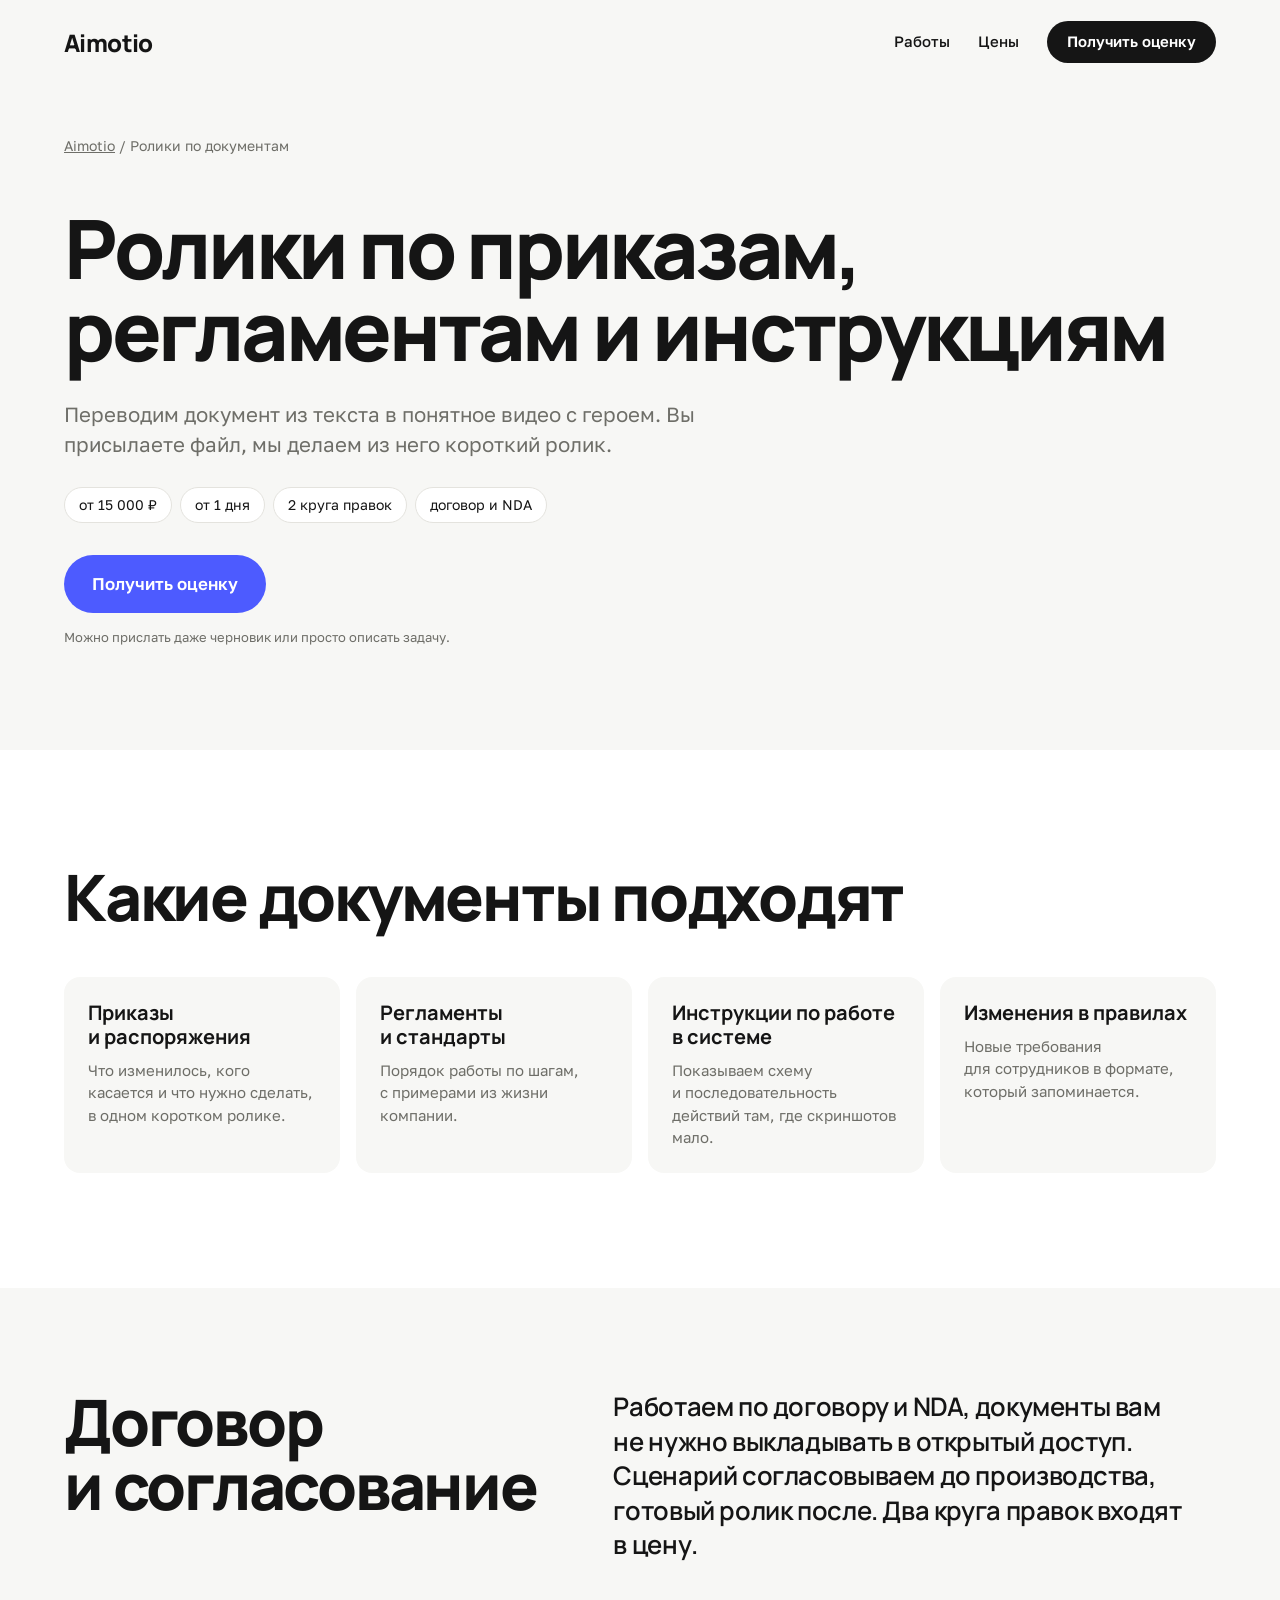
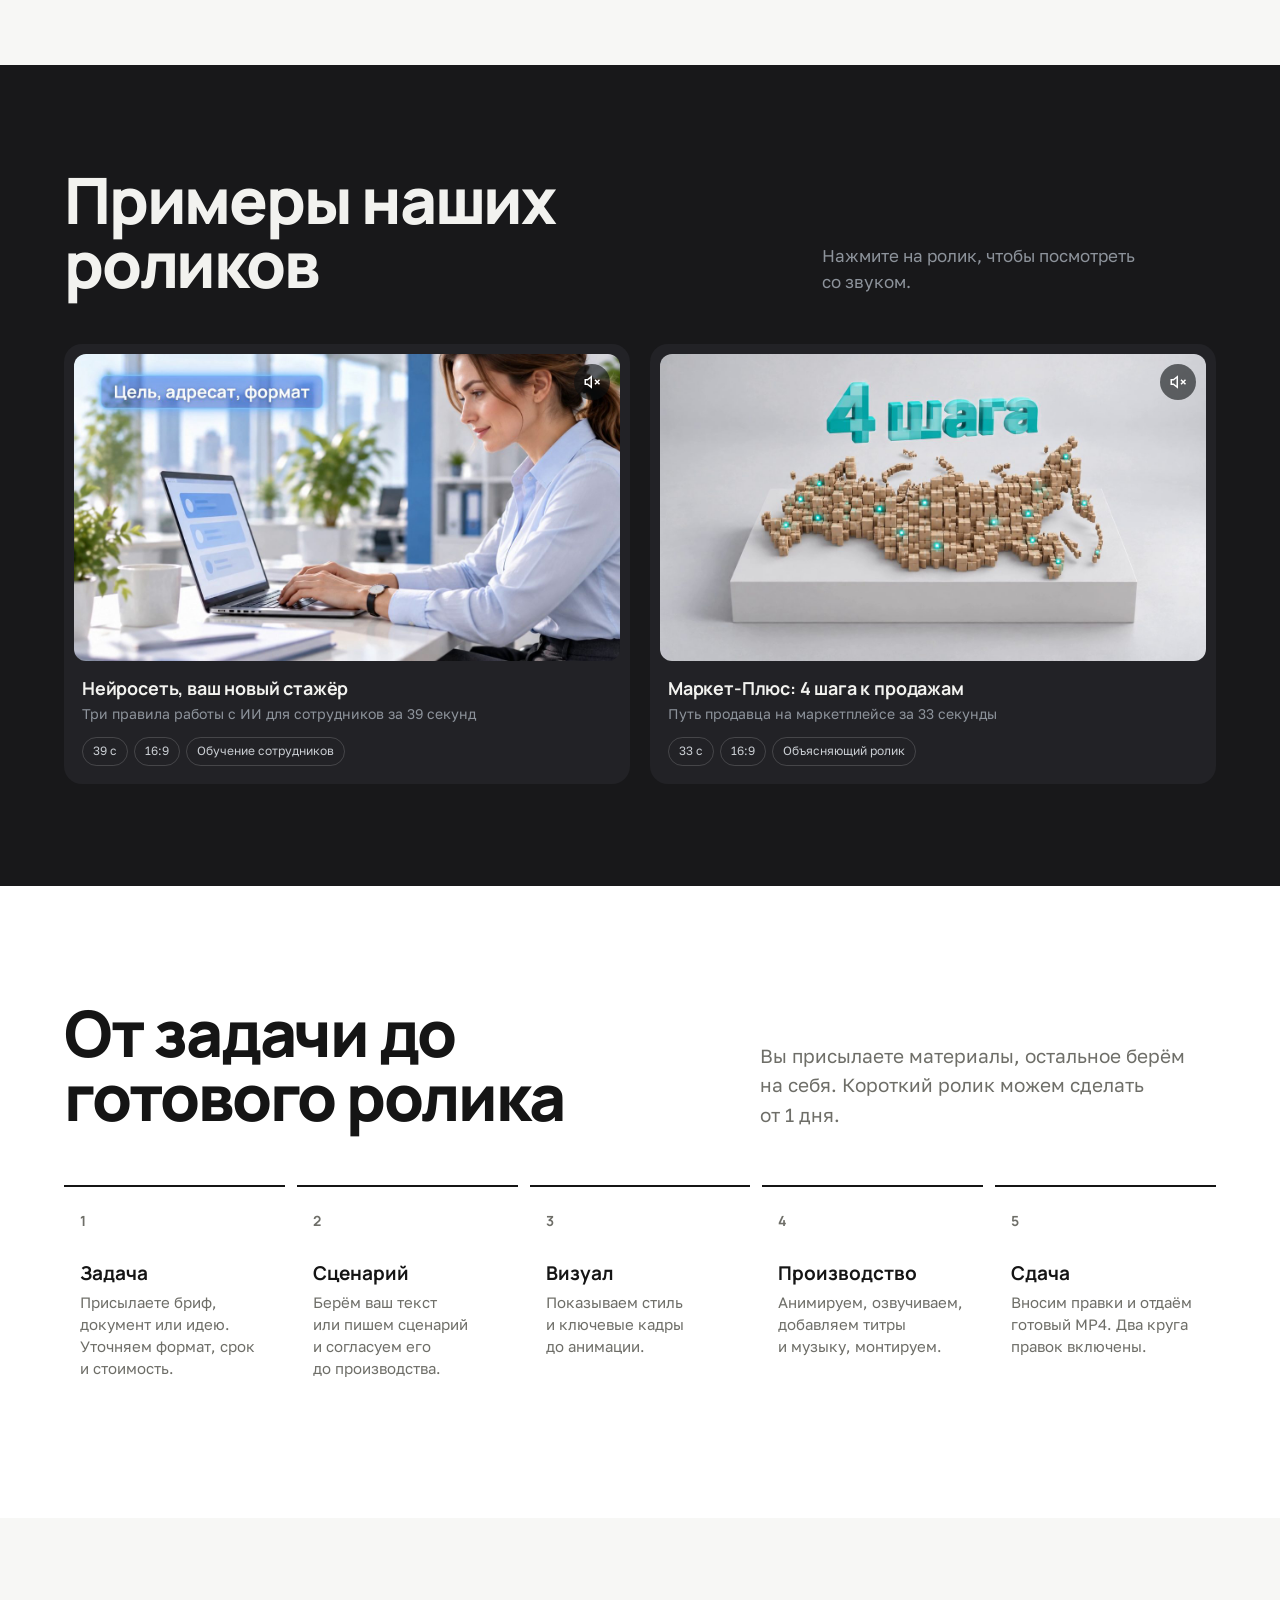
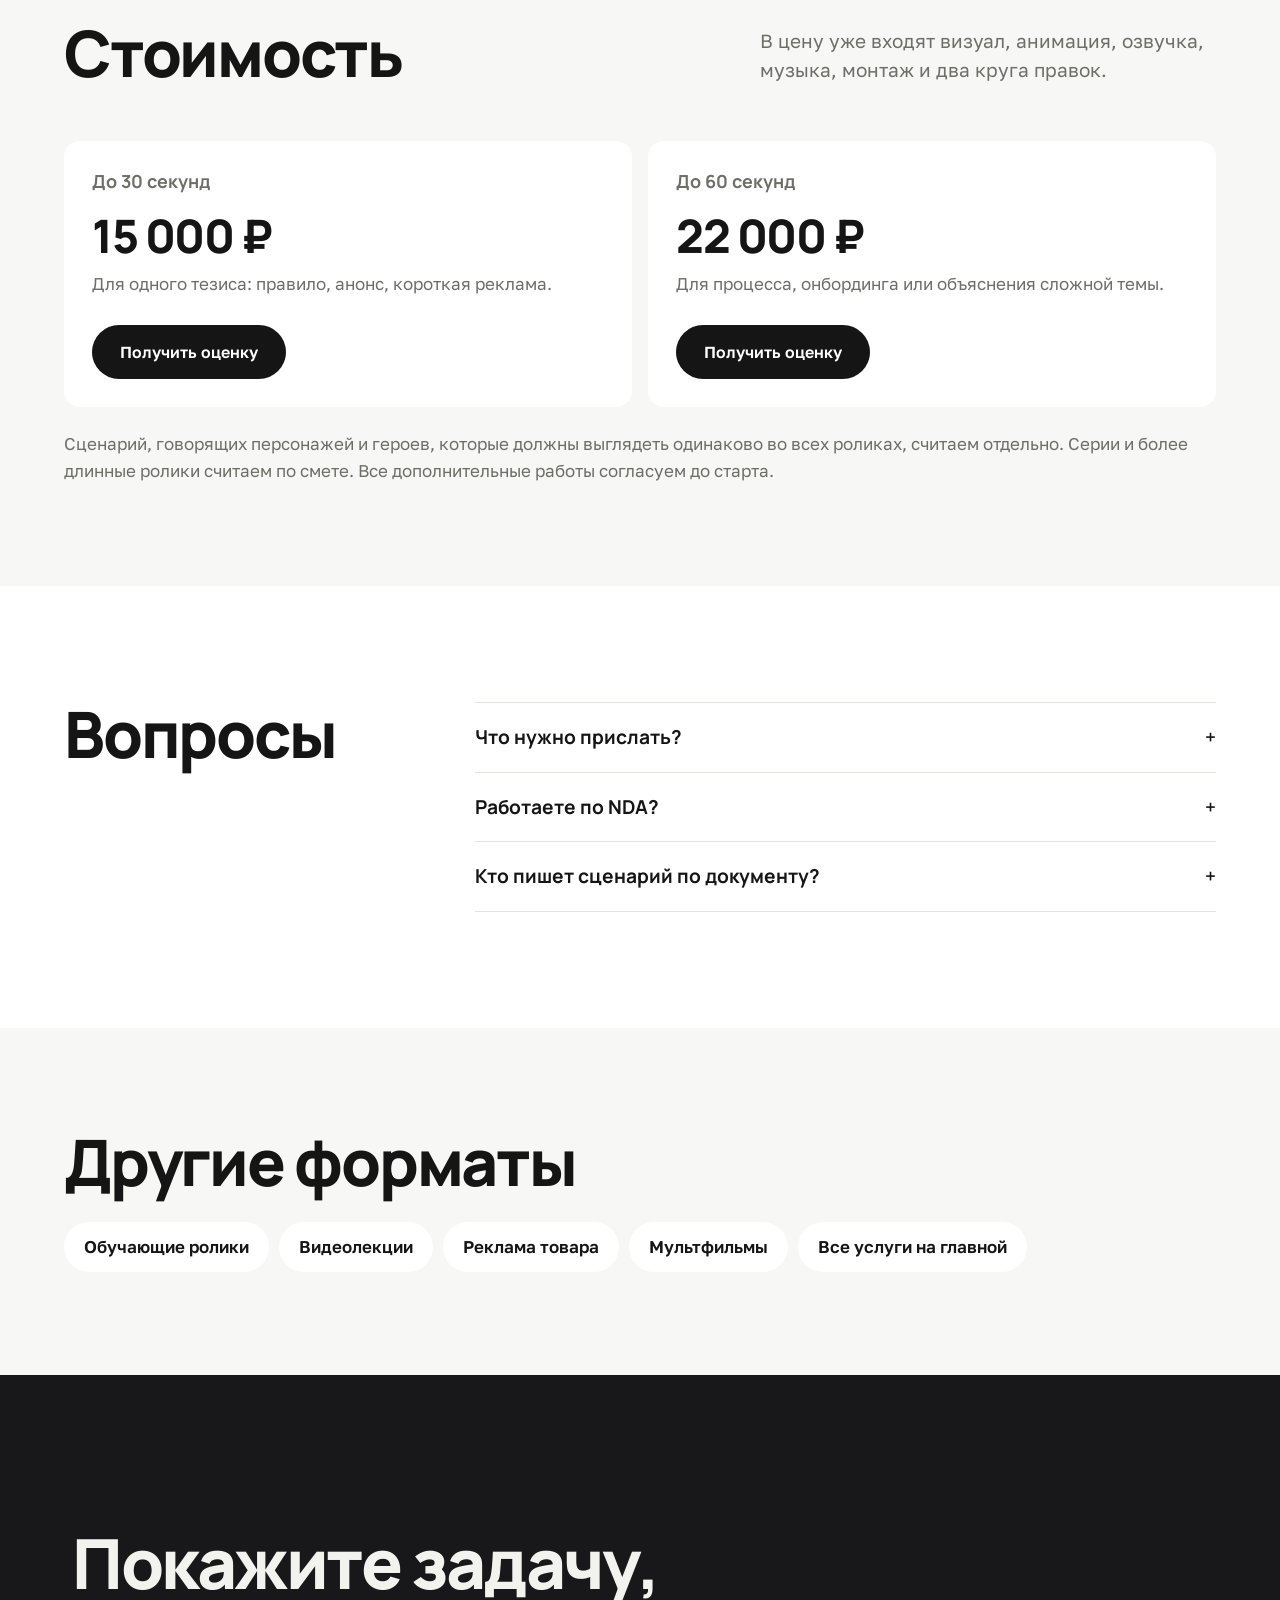
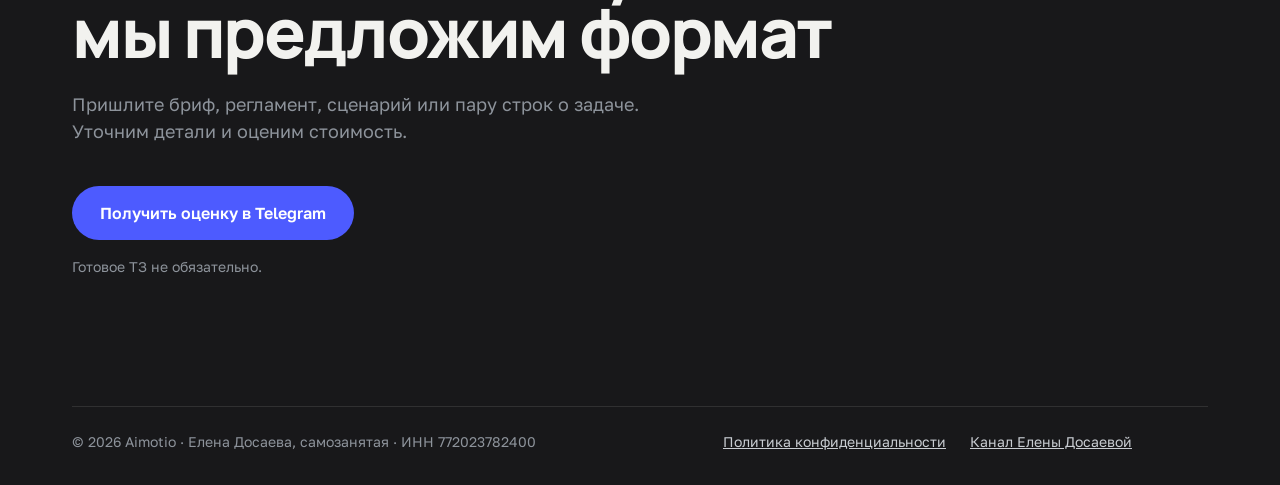
<file: roliki-po-dokumentam/index.html>
<!doctype html>
<html lang="ru">
<head>
<meta charset="utf-8">
<meta name="viewport" content="width=device-width, initial-scale=1">
<title>Ролик по приказу, регламенту или инструкции | Aimotio</title>
<meta name="description" content="Переводим приказ, регламент или инструкцию из текста в понятное видео с героем. Анимация, озвучка, титры. От 15 000 ₽, от 1 дня, договор и NDA.">
<link rel="canonical" href="https://aimotio.ru/roliki-po-dokumentam/">
<meta property="og:type" content="website">
<meta property="og:title" content="Ролик по приказу, регламенту или инструкции | Aimotio">
<meta property="og:description" content="Переводим приказ, регламент или инструкцию из текста в понятное видео с героем. Анимация, озвучка, титры. От 15 000 ₽, от 1 дня, договор и NDA.">
<meta property="og:url" content="https://aimotio.ru/roliki-po-dokumentam/">
<meta property="og:image" content="https://aimotio.ru/media/og.jpg">
<meta name="theme-color" content="#F7F7F5">
<link rel="icon" href="/favicon.svg" type="image/svg+xml">
<link rel="preload" href="/fonts/manrope-cyrillic.woff2" as="font" type="font/woff2" crossorigin>
<link rel="preload" href="/fonts/golos-cyrillic.woff2" as="font" type="font/woff2" crossorigin>
<link rel="stylesheet" href="/css/fonts.css?v=1">
<link rel="stylesheet" href="/css/site.css?v=82">
<script type="application/ld+json">
{
 "@context": "https://schema.org",
 "@graph": [
  {
   "@type": "Service",
   "name": "Ролики по приказам, регламентам и инструкциям",
   "description": "Переводим приказ, регламент или инструкцию из текста в понятное видео с героем. Анимация, озвучка, титры. От 15 000 ₽, от 1 дня, договор и NDA.",
   "areaServed": "RU",
   "provider": {
    "@type": "ProfessionalService",
    "name": "Aimotio",
    "url": "https://aimotio.ru/"
   },
   "offers": {
    "@type": "Offer",
    "price": "15000",
    "priceCurrency": "RUB"
   }
  },
  {
   "@type": "FAQPage",
   "mainEntity": [
    {
     "@type": "Question",
     "name": "Что нужно прислать?",
     "acceptedAnswer": {
      "@type": "Answer",
      "text": "Сам документ: приказ, регламент или инструкцию в любом виде. Если есть брендбук, пришлите его тоже."
     }
    },
    {
     "@type": "Question",
     "name": "Работаете по NDA?",
     "acceptedAnswer": {
      "@type": "Answer",
      "text": "Да. Договор, NDA, акт и чек самозанятой."
     }
    },
    {
     "@type": "Question",
     "name": "Кто пишет сценарий по документу?",
     "acceptedAnswer": {
      "@type": "Answer",
      "text": "Возьмём ваш или напишем по материалам. Сценарий считаем отдельно и согласуем до производства."
     }
    }
   ]
  },
  {
   "@type": "BreadcrumbList",
   "itemListElement": [
    {
     "@type": "ListItem",
     "position": 1,
     "name": "Aimotio",
     "item": "https://aimotio.ru/"
    },
    {
     "@type": "ListItem",
     "position": 2,
     "name": "Ролики по приказам, регламентам и инструкциям",
     "item": "https://aimotio.ru/roliki-po-dokumentam/"
    }
   ]
  }
 ]
}
</script>
</head>
<body class="lp">
<header class="lp-bar wrap"><a class="bar__logo" href="/">Aimotio</a>
  <nav aria-label="Разделы"><a href="/#works">Работы</a><a href="/#pricing">Цены</a><a class="btn btn--sm" href="#contact"><span>Получить оценку</span></a></nav></header>
<main>
<section class="lp-hero">
  <div class="wrap">
    <p class="lp-crumbs"><a href="/">Aimotio</a> / Ролики по документам</p>
    <h1>Ролики по&nbsp;приказам, регламентам и&nbsp;инструкциям</h1>
    <p class="lp-lead">Переводим документ из&nbsp;текста в&nbsp;понятное видео с&nbsp;героем. Вы присылаете файл, мы делаем из&nbsp;него короткий ролик.</p>
    <ul class="lp-facts"><li>от&nbsp;15&nbsp;000&nbsp;₽</li><li>от&nbsp;1&nbsp;дня</li><li>2&nbsp;круга правок</li><li>договор и&nbsp;NDA</li></ul>
    <a class="btn lp-cta" href="#contact"><span>Получить оценку</span></a>
    <p class="lp-note">Можно прислать даже черновик или просто описать задачу.</p>
  </div>
</section>
<section class="lp-tasks">
  <div class="wrap">
    <h2 class="h2">Какие документы подходят</h2>
    <ul class="lp-cards">
      <li class="lp-card" data-spot><h3>Приказы и&nbsp;распоряжения</h3><p>Что&nbsp;изменилось, кого касается и&nbsp;что&nbsp;нужно сделать, в&nbsp;одном коротком ролике.</p></li>
      <li class="lp-card" data-spot><h3>Регламенты и&nbsp;стандарты</h3><p>Порядок работы по&nbsp;шагам, с&nbsp;примерами из&nbsp;жизни компании.</p></li>
      <li class="lp-card" data-spot><h3>Инструкции по&nbsp;работе в&nbsp;системе</h3><p>Показываем схему и&nbsp;последовательность действий там, где скриншотов мало.</p></li>
      <li class="lp-card" data-spot><h3>Изменения в&nbsp;правилах</h3><p>Новые требования для&nbsp;сотрудников в&nbsp;формате, который запоминается.</p></li>
    </ul>
  </div>
</section>
<section class="lp-about">
  <div class="wrap lp-about__grid">
    <h2 class="h2">Договор и&nbsp;согласование</h2>
    <p>Работаем по&nbsp;договору и&nbsp;NDA, документы вам не&nbsp;нужно выкладывать в&nbsp;открытый доступ. Сценарий согласовываем до&nbsp;производства, готовый ролик после. Два круга правок входят в&nbsp;цену.</p>
  </div>
</section>
<section class="works" id="works" aria-labelledby="works-title">
  <div class="wrap">
    <div class="works__head"><h2 class="h2" id="works-title">Примеры наших роликов</h2><p>Нажмите на&nbsp;ролик, чтобы посмотреть со&nbsp;звуком.</p></div>
    <div class="works__grid">
    <article data-spot data-cat="learn" class="work work--h" data-src="/media/meridian.mp4" data-poster="/media/meridian.jpg">
      <div class="work__media"></div>
      <h3>Нейросеть, ваш новый стажёр</h3>
      <p class="work__task">Три правила работы с&nbsp;ИИ для&nbsp;сотрудников за&nbsp;39 секунд</p>
      <ul class="work__meta"><li>39 с</li><li>16:9</li><li>Обучение сотрудников</li></ul>
    </article>
    <article data-spot data-cat="learn" class="work work--h" data-src="/media/market-plus.mp4" data-poster="/media/market-plus.jpg">
      <div class="work__media"></div>
      <h3>Маркет-Плюс: 4 шага к&nbsp;продажам</h3>
      <p class="work__task">Путь продавца на&nbsp;маркетплейсе за&nbsp;33 секунды</p>
      <ul class="work__meta"><li>33 с</li><li>16:9</li><li>Объясняющий ролик</li></ul>
    </article>
    </div>
  </div>
</section>
<section class="steps" id="process" aria-labelledby="process-title">
  <div class="wrap">
    <div class="steps__head"><h2 class="h2" id="process-title">От задачи до готового ролика</h2><p>Вы присылаете материалы, остальное берём на&nbsp;себя. Короткий ролик можем сделать от&nbsp;1&nbsp;дня.</p></div>
    <ol class="steps__list">
      <li><span>1</span><h3>Задача</h3><p>Присылаете бриф, документ или&nbsp;идею. Уточняем формат, срок и&nbsp;стоимость.</p></li>
      <li><span>2</span><h3>Сценарий</h3><p>Берём ваш текст или&nbsp;пишем сценарий и&nbsp;согласуем его до&nbsp;производства.</p></li>
      <li><span>3</span><h3>Визуал</h3><p>Показываем стиль и&nbsp;ключевые кадры до&nbsp;анимации.</p></li>
      <li><span>4</span><h3>Производство</h3><p>Анимируем, озвучиваем, добавляем титры и&nbsp;музыку, монтируем.</p></li>
      <li><span>5</span><h3>Сдача</h3><p>Вносим правки и&nbsp;отдаём готовый MP4. Два круга правок включены.</p></li>
    </ol>
  </div>
</section>
<section class="price" id="pricing" aria-labelledby="pricing-title">
  <div class="wrap">
    <div class="steps__head"><h2 class="h2" id="pricing-title">Стоимость</h2><p>В&nbsp;цену уже входят визуал, анимация, озвучка, музыка, монтаж и&nbsp;два круга правок.</p></div>
    <div class="price__grid price__grid--two">
      <article data-spot class="plan"><h3>До&nbsp;30&nbsp;секунд</h3><p class="plan__sum">15&nbsp;000&nbsp;₽</p><p>Для одного тезиса: правило, анонс, короткая реклама.</p><a class="btn" href="#contact"><span>Получить оценку</span></a></article>
      <article data-spot class="plan"><h3>До&nbsp;60&nbsp;секунд</h3><p class="plan__sum">22&nbsp;000&nbsp;₽</p><p>Для процесса, онбординга или объяснения сложной темы.</p><a class="btn" href="#contact"><span>Получить оценку</span></a></article>
    </div>
    <p class="price__note">Сценарий, говорящих персонажей и&nbsp;героев, которые должны выглядеть одинаково во&nbsp;всех роликах, считаем отдельно. Серии и&nbsp;более длинные ролики считаем по&nbsp;смете. Все дополнительные работы согласуем до&nbsp;старта.</p>
  </div>
</section>
<section class="faq" id="faq" aria-labelledby="faq-title">
  <div class="wrap faq__grid">
    <h2 class="h2" id="faq-title">Вопросы</h2>
    <div class="faq__list">
      <details><summary>Что&nbsp;нужно прислать?</summary><p>Сам документ: приказ, регламент или&nbsp;инструкцию в&nbsp;любом виде. Если есть брендбук, пришлите его тоже.</p></details>
      <details><summary>Работаете по&nbsp;NDA?</summary><p>Да. Договор, NDA, акт и&nbsp;чек самозанятой.</p></details>
      <details><summary>Кто пишет сценарий по&nbsp;документу?</summary><p>Возьмём ваш или&nbsp;напишем по&nbsp;материалам. Сценарий считаем отдельно и&nbsp;согласуем до&nbsp;производства.</p></details>
    </div>
  </div>
</section>
<section class="lp-more">
  <div class="wrap"><h2 class="h2">Другие форматы</h2><p class="lp-more__links"><a href="/obuchayushchie-roliki/">Обучающие ролики</a><a href="/video-lekcii/">Видеолекции</a><a href="/roliki-dlya-marketplejsov/">Реклама товара</a><a href="/multfilm-dlya-kompanii/">Мультфильмы</a><a href="/">Все услуги на главной</a></p></div>
</section>
</main>
<section class="contact" id="contact" aria-labelledby="contact-title">
  <div class="wrap">
    <h2 class="contact__title" id="contact-title">Покажите задачу, мы&nbsp;предложим формат</h2>
    <p class="contact__lead">Пришлите бриф, регламент, сценарий или пару строк о&nbsp;задаче. Уточним детали и&nbsp;оценим стоимость.</p>
    <div class="contact__buttons"><a class="btn" href="https://t.me/EEDOSAEVA" target="_blank" rel="noopener"><span>Получить оценку в&nbsp;Telegram</span></a></div>
    <p class="contact__note">Готовое ТЗ не обязательно.</p>
    <footer class="foot"><p>© 2026 Aimotio · Елена Досаева, самозанятая · ИНН 772023782400</p><span class="foot__links"><a href="/privacy.html">Политика конфиденциальности</a><a href="https://t.me/DOSAEVADESIGN" target="_blank" rel="noopener">Канал Елены Досаевой</a></span></footer>
  </div>
</section>
<script src="/js/works.js?v=1" defer></script>
<script src="/js/spot.js?v=1" defer></script>
</body>
</html>
</file>
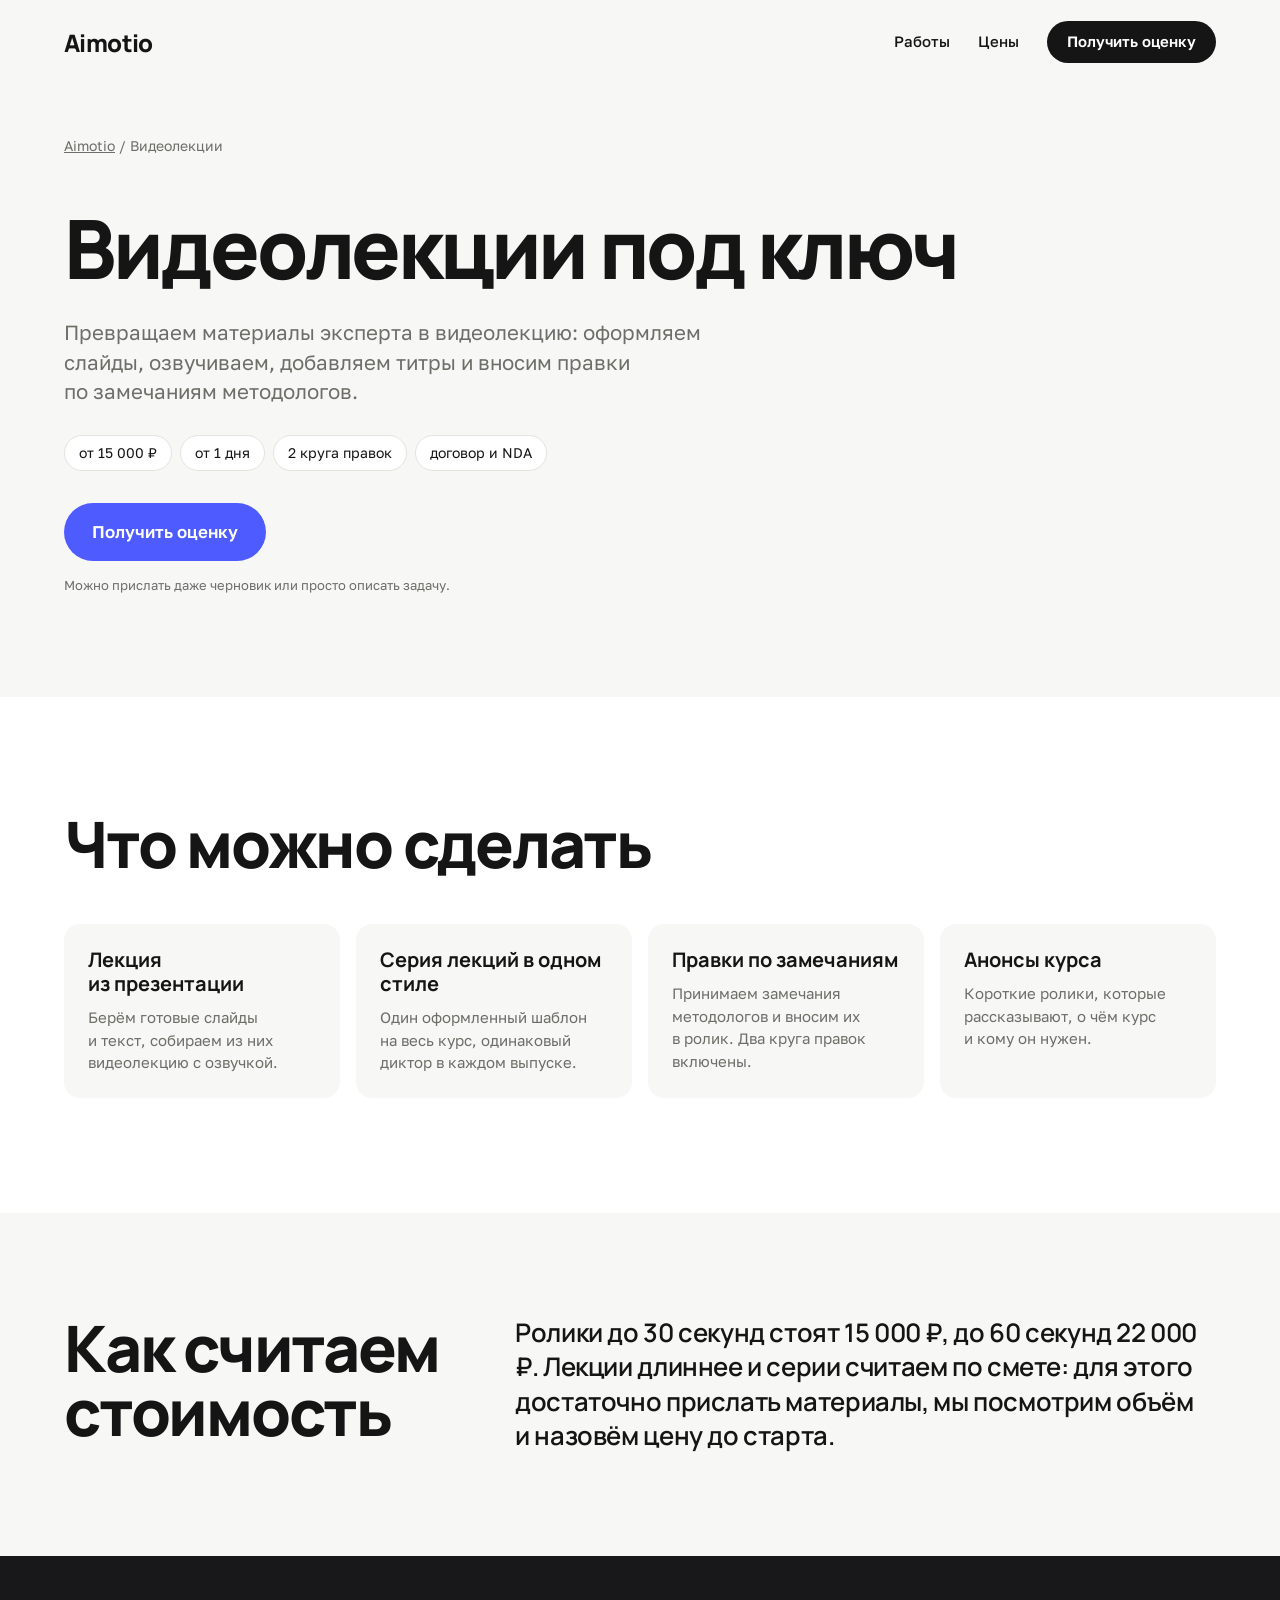
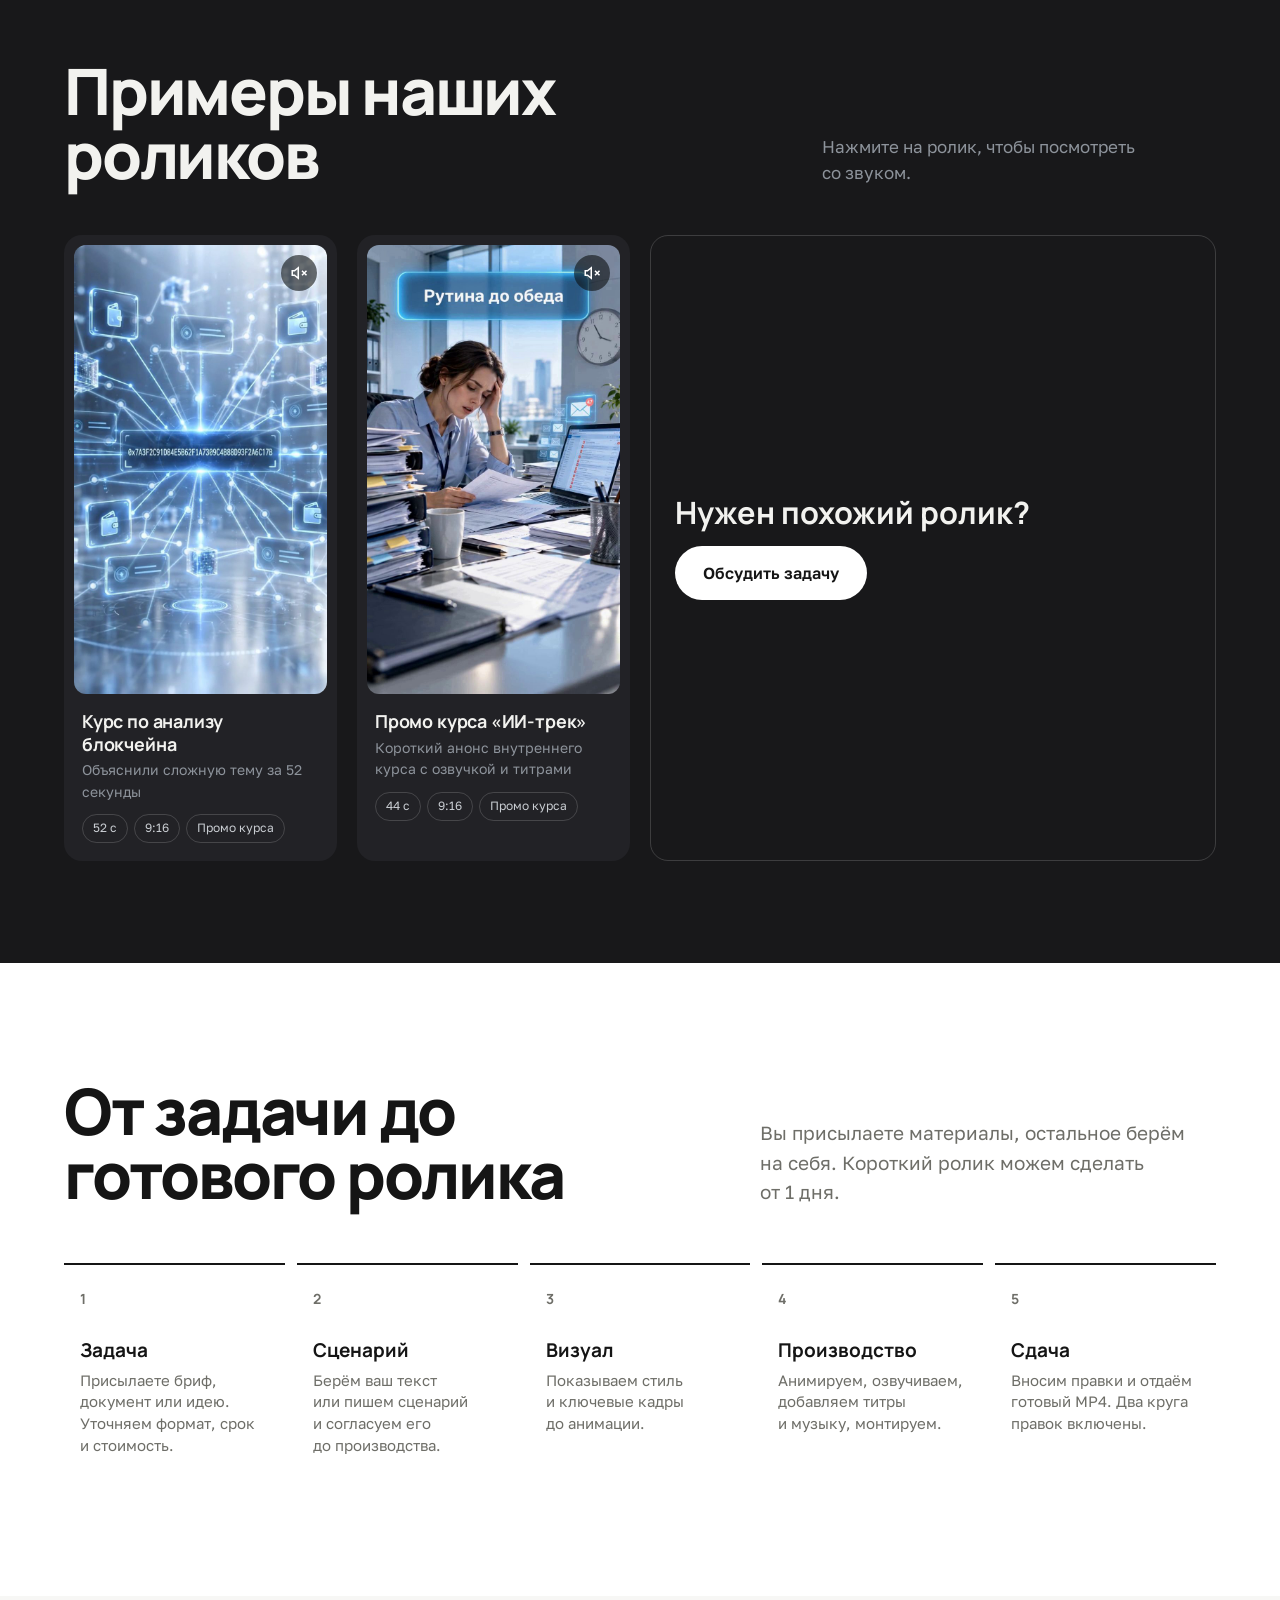
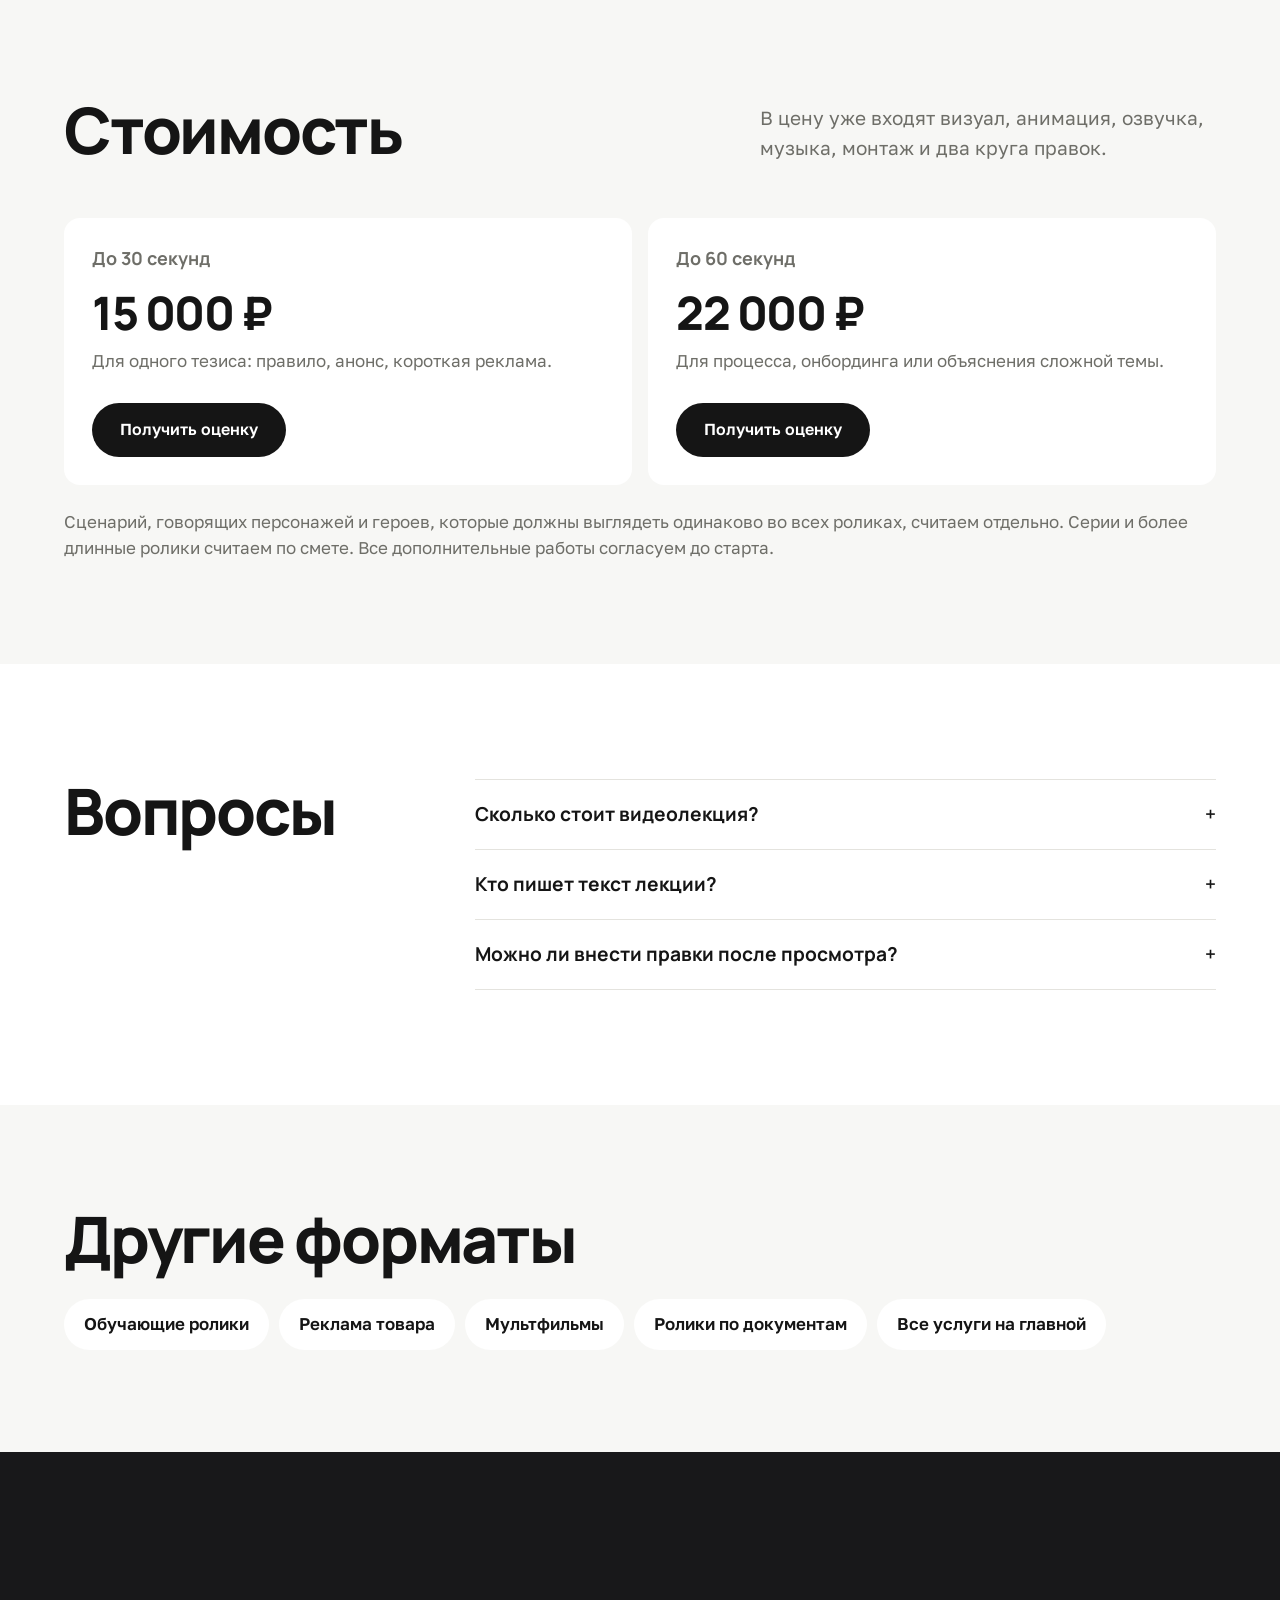
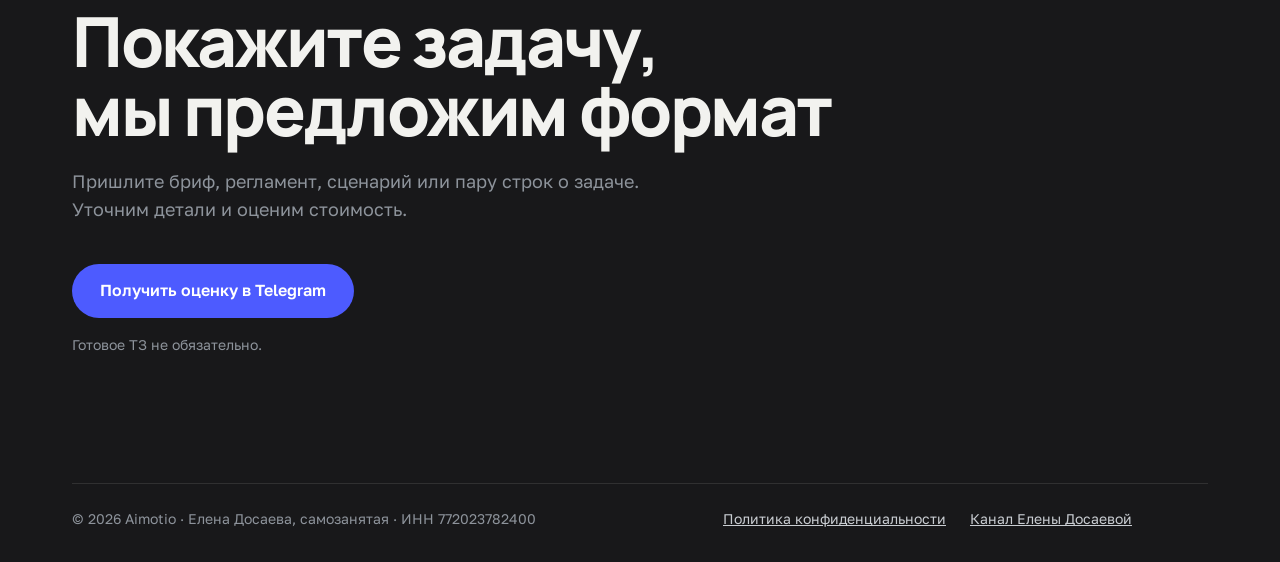
<file: video-lekcii/index.html>
<!doctype html>
<html lang="ru">
<head>
<meta charset="utf-8">
<meta name="viewport" content="width=device-width, initial-scale=1">
<title>Видеолекции под ключ: слайды, озвучка, титры | Aimotio</title>
<meta name="description" content="Превращаем материалы эксперта в видеолекцию со слайдами, озвучкой и титрами. Правки по замечаниям методологов. От 15 000 ₽ за ролик, от 1 дня.">
<link rel="canonical" href="https://aimotio.ru/video-lekcii/">
<meta property="og:type" content="website">
<meta property="og:title" content="Видеолекции под ключ: слайды, озвучка, титры | Aimotio">
<meta property="og:description" content="Превращаем материалы эксперта в видеолекцию со слайдами, озвучкой и титрами. Правки по замечаниям методологов. От 15 000 ₽ за ролик, от 1 дня.">
<meta property="og:url" content="https://aimotio.ru/video-lekcii/">
<meta property="og:image" content="https://aimotio.ru/media/og.jpg">
<meta name="theme-color" content="#F7F7F5">
<link rel="icon" href="/favicon.svg" type="image/svg+xml">
<link rel="preload" href="/fonts/manrope-cyrillic.woff2" as="font" type="font/woff2" crossorigin>
<link rel="preload" href="/fonts/golos-cyrillic.woff2" as="font" type="font/woff2" crossorigin>
<link rel="stylesheet" href="/css/fonts.css?v=1">
<link rel="stylesheet" href="/css/site.css?v=82">
<script type="application/ld+json">
{
 "@context": "https://schema.org",
 "@graph": [
  {
   "@type": "Service",
   "name": "Видеолекции под ключ",
   "description": "Превращаем материалы эксперта в видеолекцию со слайдами, озвучкой и титрами. Правки по замечаниям методологов. От 15 000 ₽ за ролик, от 1 дня.",
   "areaServed": "RU",
   "provider": {
    "@type": "ProfessionalService",
    "name": "Aimotio",
    "url": "https://aimotio.ru/"
   },
   "offers": {
    "@type": "Offer",
    "price": "15000",
    "priceCurrency": "RUB"
   }
  },
  {
   "@type": "FAQPage",
   "mainEntity": [
    {
     "@type": "Question",
     "name": "Сколько стоит видеолекция?",
     "acceptedAnswer": {
      "@type": "Answer",
      "text": "Ролик до 60 секунд стоит от 15 000 ₽. Лекции длиннее считаем после просмотра материалов и называем цену до начала работы."
     }
    },
    {
     "@type": "Question",
     "name": "Кто пишет текст лекции?",
     "acceptedAnswer": {
      "@type": "Answer",
      "text": "Берём текст эксперта или методологов. Если текста нет, напишем по вашим материалам, сценарий считаем отдельно."
     }
    },
    {
     "@type": "Question",
     "name": "Можно ли внести правки после просмотра?",
     "acceptedAnswer": {
      "@type": "Answer",
      "text": "Да. По готовому ролику входят два круга правок."
     }
    }
   ]
  },
  {
   "@type": "BreadcrumbList",
   "itemListElement": [
    {
     "@type": "ListItem",
     "position": 1,
     "name": "Aimotio",
     "item": "https://aimotio.ru/"
    },
    {
     "@type": "ListItem",
     "position": 2,
     "name": "Видеолекции под ключ",
     "item": "https://aimotio.ru/video-lekcii/"
    }
   ]
  }
 ]
}
</script>
</head>
<body class="lp">
<header class="lp-bar wrap"><a class="bar__logo" href="/">Aimotio</a>
  <nav aria-label="Разделы"><a href="/#works">Работы</a><a href="/#pricing">Цены</a><a class="btn btn--sm" href="#contact"><span>Получить оценку</span></a></nav></header>
<main>
<section class="lp-hero">
  <div class="wrap">
    <p class="lp-crumbs"><a href="/">Aimotio</a> / Видеолекции</p>
    <h1>Видеолекции под ключ</h1>
    <p class="lp-lead">Превращаем материалы эксперта в&nbsp;видеолекцию: оформляем слайды, озвучиваем, добавляем титры и&nbsp;вносим правки по&nbsp;замечаниям методологов.</p>
    <ul class="lp-facts"><li>от&nbsp;15&nbsp;000&nbsp;₽</li><li>от&nbsp;1&nbsp;дня</li><li>2&nbsp;круга правок</li><li>договор и&nbsp;NDA</li></ul>
    <a class="btn lp-cta" href="#contact"><span>Получить оценку</span></a>
    <p class="lp-note">Можно прислать даже черновик или просто описать задачу.</p>
  </div>
</section>
<section class="lp-tasks">
  <div class="wrap">
    <h2 class="h2">Что можно сделать</h2>
    <ul class="lp-cards">
      <li class="lp-card" data-spot><h3>Лекция из&nbsp;презентации</h3><p>Берём готовые слайды и&nbsp;текст, собираем из&nbsp;них видеолекцию с&nbsp;озвучкой.</p></li>
      <li class="lp-card" data-spot><h3>Серия лекций в&nbsp;одном стиле</h3><p>Один оформленный шаблон на&nbsp;весь курс, одинаковый диктор в&nbsp;каждом выпуске.</p></li>
      <li class="lp-card" data-spot><h3>Правки по&nbsp;замечаниям</h3><p>Принимаем замечания методологов и&nbsp;вносим их в&nbsp;ролик. Два круга правок включены.</p></li>
      <li class="lp-card" data-spot><h3>Анонсы курса</h3><p>Короткие ролики, которые рассказывают, о&nbsp;чём курс и&nbsp;кому он нужен.</p></li>
    </ul>
  </div>
</section>
<section class="lp-about">
  <div class="wrap lp-about__grid">
    <h2 class="h2">Как&nbsp;считаем стоимость</h2>
    <p>Ролики до&nbsp;30 секунд стоят 15 000 ₽, до&nbsp;60 секунд 22 000 ₽. Лекции длиннее и&nbsp;серии считаем по&nbsp;смете: для&nbsp;этого достаточно прислать материалы, мы посмотрим объём и&nbsp;назовём цену до&nbsp;старта.</p>
  </div>
</section>
<section class="works" id="works" aria-labelledby="works-title">
  <div class="wrap">
    <div class="works__head"><h2 class="h2" id="works-title">Примеры наших роликов</h2><p>Нажмите на&nbsp;ролик, чтобы посмотреть со&nbsp;звуком.</p></div>
    <div class="works__grid">
    <article data-spot data-cat="learn" class="work work--v" data-src="/media/kripta.mp4" data-poster="/media/kripta.jpg">
      <div class="work__media"></div>
      <h3>Курс по&nbsp;анализу блокчейна</h3>
      <p class="work__task">Объяснили сложную тему за&nbsp;52 секунды</p>
      <ul class="work__meta"><li>52 с</li><li>9:16</li><li>Промо курса</li></ul>
    </article>
    <article data-spot data-cat="learn" class="work work--v" data-src="/media/ii-trek.mp4" data-poster="/media/ii-trek.jpg">
      <div class="work__media"></div>
      <h3>Промо курса «ИИ-трек»</h3>
      <p class="work__task">Короткий анонс внутреннего курса с&nbsp;озвучкой и&nbsp;титрами</p>
      <ul class="work__meta"><li>44 с</li><li>9:16</li><li>Промо курса</li></ul>
    </article>
    <article class="lp-works-cta" style="grid-column: span 2"><p>Нужен похожий ролик?</p><a class="btn" href="#contact"><span>Обсудить задачу</span></a></article>    </div>
  </div>
</section>
<section class="steps" id="process" aria-labelledby="process-title">
  <div class="wrap">
    <div class="steps__head"><h2 class="h2" id="process-title">От задачи до готового ролика</h2><p>Вы присылаете материалы, остальное берём на&nbsp;себя. Короткий ролик можем сделать от&nbsp;1&nbsp;дня.</p></div>
    <ol class="steps__list">
      <li><span>1</span><h3>Задача</h3><p>Присылаете бриф, документ или&nbsp;идею. Уточняем формат, срок и&nbsp;стоимость.</p></li>
      <li><span>2</span><h3>Сценарий</h3><p>Берём ваш текст или&nbsp;пишем сценарий и&nbsp;согласуем его до&nbsp;производства.</p></li>
      <li><span>3</span><h3>Визуал</h3><p>Показываем стиль и&nbsp;ключевые кадры до&nbsp;анимации.</p></li>
      <li><span>4</span><h3>Производство</h3><p>Анимируем, озвучиваем, добавляем титры и&nbsp;музыку, монтируем.</p></li>
      <li><span>5</span><h3>Сдача</h3><p>Вносим правки и&nbsp;отдаём готовый MP4. Два круга правок включены.</p></li>
    </ol>
  </div>
</section>
<section class="price" id="pricing" aria-labelledby="pricing-title">
  <div class="wrap">
    <div class="steps__head"><h2 class="h2" id="pricing-title">Стоимость</h2><p>В&nbsp;цену уже входят визуал, анимация, озвучка, музыка, монтаж и&nbsp;два круга правок.</p></div>
    <div class="price__grid price__grid--two">
      <article data-spot class="plan"><h3>До&nbsp;30&nbsp;секунд</h3><p class="plan__sum">15&nbsp;000&nbsp;₽</p><p>Для одного тезиса: правило, анонс, короткая реклама.</p><a class="btn" href="#contact"><span>Получить оценку</span></a></article>
      <article data-spot class="plan"><h3>До&nbsp;60&nbsp;секунд</h3><p class="plan__sum">22&nbsp;000&nbsp;₽</p><p>Для процесса, онбординга или объяснения сложной темы.</p><a class="btn" href="#contact"><span>Получить оценку</span></a></article>
    </div>
    <p class="price__note">Сценарий, говорящих персонажей и&nbsp;героев, которые должны выглядеть одинаково во&nbsp;всех роликах, считаем отдельно. Серии и&nbsp;более длинные ролики считаем по&nbsp;смете. Все дополнительные работы согласуем до&nbsp;старта.</p>
  </div>
</section>
<section class="faq" id="faq" aria-labelledby="faq-title">
  <div class="wrap faq__grid">
    <h2 class="h2" id="faq-title">Вопросы</h2>
    <div class="faq__list">
      <details><summary>Сколько стоит видеолекция?</summary><p>Ролик до&nbsp;60 секунд стоит от&nbsp;15 000 ₽. Лекции длиннее считаем после просмотра материалов и&nbsp;называем цену до&nbsp;начала работы.</p></details>
      <details><summary>Кто пишет текст лекции?</summary><p>Берём текст эксперта или&nbsp;методологов. Если текста нет, напишем по&nbsp;вашим материалам, сценарий считаем отдельно.</p></details>
      <details><summary>Можно ли внести правки после просмотра?</summary><p>Да. По&nbsp;готовому ролику входят два круга правок.</p></details>
    </div>
  </div>
</section>
<section class="lp-more">
  <div class="wrap"><h2 class="h2">Другие форматы</h2><p class="lp-more__links"><a href="/obuchayushchie-roliki/">Обучающие ролики</a><a href="/roliki-dlya-marketplejsov/">Реклама товара</a><a href="/multfilm-dlya-kompanii/">Мультфильмы</a><a href="/roliki-po-dokumentam/">Ролики по документам</a><a href="/">Все услуги на главной</a></p></div>
</section>
</main>
<section class="contact" id="contact" aria-labelledby="contact-title">
  <div class="wrap">
    <h2 class="contact__title" id="contact-title">Покажите задачу, мы&nbsp;предложим формат</h2>
    <p class="contact__lead">Пришлите бриф, регламент, сценарий или пару строк о&nbsp;задаче. Уточним детали и&nbsp;оценим стоимость.</p>
    <div class="contact__buttons"><a class="btn" href="https://t.me/EEDOSAEVA" target="_blank" rel="noopener"><span>Получить оценку в&nbsp;Telegram</span></a></div>
    <p class="contact__note">Готовое ТЗ не обязательно.</p>
    <footer class="foot"><p>© 2026 Aimotio · Елена Досаева, самозанятая · ИНН 772023782400</p><span class="foot__links"><a href="/privacy.html">Политика конфиденциальности</a><a href="https://t.me/DOSAEVADESIGN" target="_blank" rel="noopener">Канал Елены Досаевой</a></span></footer>
  </div>
</section>
<script src="/js/works.js?v=1" defer></script>
<script src="/js/spot.js?v=1" defer></script>
</body>
</html>
</file>
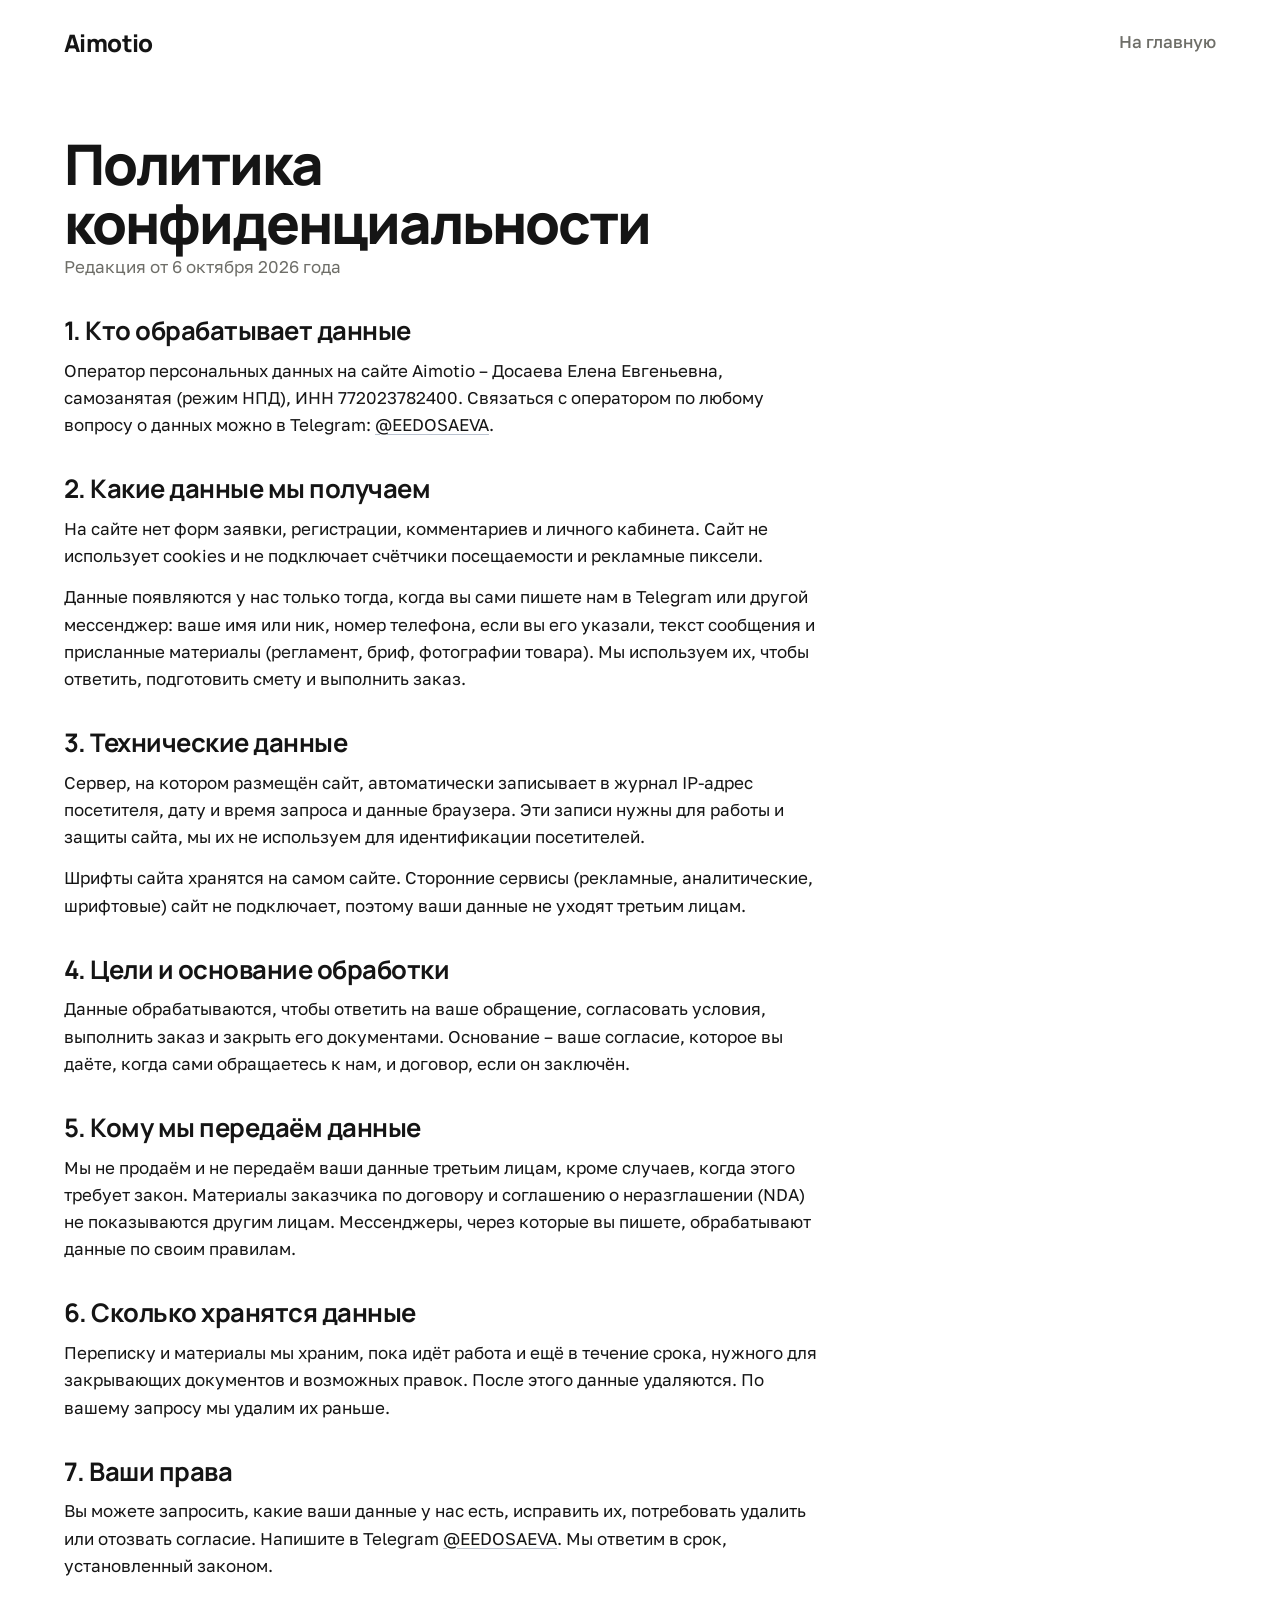
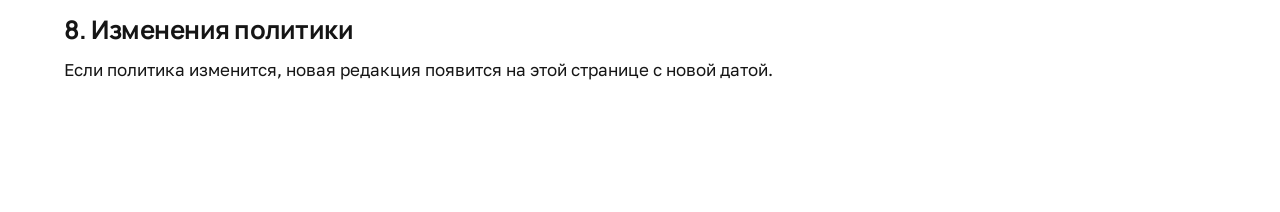
<file: privacy.html>
<!doctype html>
<html lang="ru">
<head>
<meta charset="utf-8">
<meta name="viewport" content="width=device-width, initial-scale=1">
<title>Политика конфиденциальности | Aimotio</title>
<meta name="description" content="Как Aimotio получает, хранит и обрабатывает данные при обращении через сайт и мессенджеры.">
<meta name="robots" content="noindex">
<link rel="icon" href="favicon.svg" type="image/svg+xml">
<link rel="preload" href="fonts/manrope-cyrillic.woff2" as="font" type="font/woff2" crossorigin>
<link rel="preload" href="fonts/golos-cyrillic.woff2" as="font" type="font/woff2" crossorigin>
<link rel="stylesheet" href="css/fonts.css?v=1">
<link rel="stylesheet" href="css/site.css?v=82">
</head>
<body class="doc-page">
<header class="doc-bar wrap"><a class="bar__logo" href="./">Aimotio</a><a class="doc-back" href="./">На главную</a></header>
<main class="doc wrap">
  <h1>Политика конфиденциальности</h1>
  <p class="doc__date">Редакция от 6 октября 2026 года</p>

  <h2>1. Кто обрабатывает данные</h2>
  <p>Оператор персональных данных на сайте Aimotio – Досаева Елена Евгеньевна, самозанятая (режим НПД), ИНН 772023782400. Связаться с оператором по любому вопросу о данных можно в Telegram: <a href="https://t.me/EEDOSAEVA" target="_blank" rel="noopener">@EEDOSAEVA</a>.</p>

  <h2>2. Какие данные мы получаем</h2>
  <p>На сайте нет форм заявки, регистрации, комментариев и личного кабинета. Сайт не использует cookies и не подключает счётчики посещаемости и рекламные пиксели.</p>
  <p>Данные появляются у нас только тогда, когда вы сами пишете нам в Telegram или другой мессенджер: ваше имя или ник, номер телефона, если вы его указали, текст сообщения и присланные материалы (регламент, бриф, фотографии товара). Мы используем их, чтобы ответить, подготовить смету и выполнить заказ.</p>

  <h2>3. Технические данные</h2>
  <p>Сервер, на котором размещён сайт, автоматически записывает в журнал IP-адрес посетителя, дату и время запроса и данные браузера. Эти записи нужны для работы и защиты сайта, мы их не используем для идентификации посетителей.</p>
  <p>Шрифты сайта хранятся на самом сайте. Сторонние сервисы (рекламные, аналитические, шрифтовые) сайт не подключает, поэтому ваши данные не уходят третьим лицам.</p>

  <h2>4. Цели и основание обработки</h2>
  <p>Данные обрабатываются, чтобы ответить на ваше обращение, согласовать условия, выполнить заказ и закрыть его документами. Основание – ваше согласие, которое вы даёте, когда сами обращаетесь к нам, и договор, если он заключён.</p>

  <h2>5. Кому мы передаём данные</h2>
  <p>Мы не продаём и не передаём ваши данные третьим лицам, кроме случаев, когда этого требует закон. Материалы заказчика по договору и соглашению о неразглашении (NDA) не показываются другим лицам. Мессенджеры, через которые вы пишете, обрабатывают данные по своим правилам.</p>

  <h2>6. Сколько хранятся данные</h2>
  <p>Переписку и материалы мы храним, пока идёт работа и ещё в течение срока, нужного для закрывающих документов и возможных правок. После этого данные удаляются. По вашему запросу мы удалим их раньше.</p>

  <h2>7. Ваши права</h2>
  <p>Вы можете запросить, какие ваши данные у нас есть, исправить их, потребовать удалить или отозвать согласие. Напишите в Telegram <a href="https://t.me/EEDOSAEVA" target="_blank" rel="noopener">@EEDOSAEVA</a>. Мы ответим в срок, установленный законом.</p>

  <h2>8. Изменения политики</h2>
  <p>Если политика изменится, новая редакция появится на этой странице с новой датой.</p>
</main>
</body>
</html>
</file>
<file: css/fonts.css>
/* Шрифты Manrope и Golos Text (SIL OFL), хранятся на сайте, внешние сервисы не нужны */
@font-face { font-family: 'Golos Text'; font-style: normal; font-weight: 400 600; font-display: swap; src: url(../fonts/golos-cyrillic.woff2) format('woff2'); unicode-range: U+0301, U+0400-045F, U+0490-0491, U+04B0-04B1, U+2116; }
@font-face { font-family: 'Golos Text'; font-style: normal; font-weight: 400 600; font-display: swap; src: url(../fonts/golos-latin-ext.woff2) format('woff2'); unicode-range: U+0100-02BA, U+02BD-02C5, U+02C7-02CC, U+02CE-02D7, U+02DD-02FF, U+0304, U+0308, U+0329, U+1D00-1DBF, U+1E00-1E9F, U+1EF2-1EFF, U+2020, U+20A0-20AB, U+20AD-20C4, U+2113, U+2C60-2C7F, U+A720-A7FF; }
@font-face { font-family: 'Golos Text'; font-style: normal; font-weight: 400 600; font-display: swap; src: url(../fonts/golos-latin.woff2) format('woff2'); unicode-range: U+0000-00FF, U+0131, U+0152-0153, U+02BB-02BC, U+02C6, U+02DA, U+02DC, U+0304, U+0308, U+0329, U+2000-206F, U+20AC, U+2122, U+2191, U+2193, U+2212, U+2215, U+FEFF, U+FFFD; }
@font-face { font-family: 'Manrope'; font-style: normal; font-weight: 600 800; font-display: swap; src: url(../fonts/manrope-cyrillic.woff2) format('woff2'); unicode-range: U+0301, U+0400-045F, U+0490-0491, U+04B0-04B1, U+2116; }
@font-face { font-family: 'Manrope'; font-style: normal; font-weight: 600 800; font-display: swap; src: url(../fonts/manrope-latin-ext.woff2) format('woff2'); unicode-range: U+0100-02BA, U+02BD-02C5, U+02C7-02CC, U+02CE-02D7, U+02DD-02FF, U+0304, U+0308, U+0329, U+1D00-1DBF, U+1E00-1E9F, U+1EF2-1EFF, U+2020, U+20A0-20AB, U+20AD-20C4, U+2113, U+2C60-2C7F, U+A720-A7FF; }
@font-face { font-family: 'Manrope'; font-style: normal; font-weight: 600 800; font-display: swap; src: url(../fonts/manrope-latin.woff2) format('woff2'); unicode-range: U+0000-00FF, U+0131, U+0152-0153, U+02BB-02BC, U+02C6, U+02DA, U+02DC, U+0304, U+0308, U+0329, U+2000-206F, U+20AC, U+2122, U+2191, U+2193, U+2212, U+2215, U+FEFF, U+FFFD; }
</file>
<file: css/site.css>
:root { --edge: clamp(20px, 5vw, 64px); --ink: #151515; --muted: #6E6E68; --line: #E4E3DE; --blue: #4D5BFF; --accent: #4D5BFF; --tint: #EEF0FF; --night: #18181A; --soft: #F7F7F5; --soft-line: #E4E3DE; --bg: #F7F7F5; }
* { box-sizing: border-box; }
html { scroll-behavior: smooth; }
html, body { margin: 0; background: var(--bg); color: var(--ink); font: 400 17px/1.55 "Golos Text", system-ui, sans-serif; }
.wrap { width: min(1320px, 100% - 2 * clamp(20px, 5vw, 64px)); margin-inline: auto; }
a:focus-visible, .tile:focus-visible { outline: 3px solid var(--blue); outline-offset: 3px; }

/* шапка */
.bar { display: flex; align-items: center; justify-content: space-between; height: 84px; }
.bar__logo { font: 800 24px "Manrope", sans-serif; letter-spacing: -.025em; color: var(--ink); text-decoration: none; }
.bar nav { display: flex; gap: 32px; align-items: center; }
.bar nav a:not(.btn) { color: var(--ink); text-decoration: none; font-weight: 500; font-size: 15px; }

/* кнопки и ссылки */
/* кнопка без цветовой заливки: при наведении текст перекатывается вверх, кнопка тянется за курсором (рецепт Apple, пружина) */
:root { --spring: linear(0, .009, .035 2.1%, .141, .281 6.7%, .723 12.9%, .938 16.7%, 1.017, 1.077, 1.121, 1.149 24.3%, 1.159, 1.163, 1.161, 1.154 29.9%, 1.129 32.8%, 1.051 39.6%, 1.017 43.1%, .991, .977 51%, .974 53.8%, .975 57.1%, .997 69.8%, 1.003 76.9%, 1); }
.btn { position: relative; display: inline-flex; align-items: center; min-height: 54px; padding: 0 28px; border-radius: 999px; background: #fff; color: var(--ink);
  font-weight: 600; font-size: 16px; text-decoration: none; transition: background .25s, scale .5s var(--spring); }
.btn:hover { background: #E9EBEF; }
.btn:active { scale: .95; transition-duration: .12s; }
.btn__roll { display: inline-grid; height: 1.25em; line-height: 1.25em; overflow: hidden; }
.btn__roll > span { transition: transform .55s var(--spring); }
.btn:hover .btn__roll > span, .btn:focus-visible .btn__roll > span { transform: translateY(-100%); }
.btn--sm { min-height: 42px; padding: 0 20px; font-size: 15px; }
@media (prefers-reduced-motion: reduce) { .btn__roll > span { transition: none; } .btn:hover .btn__roll > span { transform: none; } }
.link { color: var(--ink); transition: text-decoration-color .2s; font-weight: 600; text-decoration: underline; text-decoration-color: #C9CEDA; text-underline-offset: 6px; }

/* обложка по Reelio: тёмная сцена со скруглёнными углами, три ролика во всю высоту, заголовок снизу */
.hero { padding: 8px; background: var(--bg); }
.hero__box { position: relative; display: flex; flex-direction: column; height: calc(100svh - 16px); min-height: 640px; max-height: 1100px;
  border-radius: 20px; background: var(--night); color: #F2F2EF; overflow: hidden; }
.hero .bar__logo, .hero .bar nav a:not(.btn) { color: #F2F2EF; }
.hero .bar nav a:not(.btn) { opacity: .75; transition: opacity .2s; }
.hero .bar nav a:not(.btn):hover { opacity: 1; }
.reels { flex: 1; min-height: 0; display: grid; grid-template-columns: repeat(3, 1fr); align-content: center; gap: 24px; width: min(1320px, 100% - 2 * clamp(20px, 5vw, 64px)); margin-inline: auto; padding-top: 4px; container-type: size; }
.reel { position: relative; flex: none; margin: 0; cursor: pointer; transition: transform .5s cubic-bezier(.3, .7, .2, 1), opacity .4s; }
/* ролик заполняет свою колонку сетки на всю доступную высоту, лишнее по краям кадра обрезается */
.reel video { width: 100%; aspect-ratio: 9 / 16; height: auto; max-height: calc(100cqh - 34px); object-fit: cover; border-radius: 12px; display: block; background: #1A1D22; }
.reel figcaption { height: 30px; display: flex; align-items: end; gap: 8px; font-size: 14px; color: #8D939B; }
.reel figcaption b { color: #F2F2EF; font-weight: 500; }
.reels.has-focus .reel { opacity: .45; }
.reels.has-focus .reel.is-focus { opacity: 1; transform: scale(1.025); }
.reel__sound { position: absolute; right: 10px; top: 10px; width: 36px; height: 36px; border-radius: 50%; border: 0; background: rgba(13, 15, 18, .6); color: #fff; cursor: pointer; display: grid; place-items: center; }
.reel__sound svg { width: 18px; height: 18px; }
.hero__foot { display: flex; align-items: end; justify-content: space-between; gap: 32px; padding: clamp(20px, 3vh, 36px) 0 clamp(24px, 4vh, 44px); }
.hero h1 { margin: 0; font: 800 clamp(40px, min(5.2vw, 8.6vh), 88px)/.94 "Manrope", sans-serif; letter-spacing: -.035em; }
.hero .lead { margin: 14px 0 0; max-width: 34em; font-size: clamp(15px, 1.1vw, 17px); color: #8D939B; }
.dots { display: none; }
@media (max-width: 809px) {
  .bar { height: 64px; gap: 12px; }
  .bar__logo { font-size: 20px; }
  .btn--sm { padding: 0 16px; font-size: 14px; white-space: nowrap; }
  .bar nav a:not(.btn) { display: none; }
  .hero__box { height: calc(100svh - 16px); min-height: 640px; max-height: none; }
  /* лента роликов занимает всё свободное место и листается свайпом; края выровнены по логотипу */
  .reels { display: flex; width: auto; margin: 0 var(--edge); padding: 0; gap: 12px; justify-content: flex-start; align-items: flex-start; overflow-x: auto; scroll-snap-type: x mandatory; scroll-padding-inline: 0; scrollbar-width: none; container-type: size; }
  .reels::-webkit-scrollbar { display: none; }
  /* один ролик на экран: на всю колонку, высота – всё свободное место; следующий листается свайпом, точки показывают, сколько их */
  .reel { flex: 0 0 100%; scroll-snap-align: start; scroll-snap-stop: always; }
  .reel video { width: 100%; height: max(240px, calc(100cqh - 30px)); max-height: none; aspect-ratio: auto; }
  .reel figcaption { height: 30px; }
  .dots { display: flex; justify-content: center; margin: 0; }
  .dots button { all: unset; box-sizing: border-box; padding: 12px 4px; cursor: pointer; }
  .dots i { display: block; width: 6px; height: 6px; border-radius: 50%; background: rgba(255, 255, 255, .45); transition: width .3s var(--out), background .3s; }
  .dots i.on { width: 18px; border-radius: 3px; background: #fff; }
  .hero__foot { flex-direction: column; align-items: start; gap: 12px; padding: 14px 0 20px; }
  .hero h1 { font-size: clamp(30px, 8.6vw, 40px); }
  .hero__side { gap: 12px; }
  .hero .lead { font-size: 15px; line-height: 1.4; }
  .facts { margin: 0; gap: 6px; } .facts li { padding: 4px 10px; font-size: 13px; }
  .hero__side .btn { min-height: 48px; }
}
@media (prefers-reduced-motion: reduce) { .reel { transition: none; } .reels.has-focus .reel.is-focus { transform: none; } html { scroll-behavior: auto; } }

/* студия: огромное название и текст, который проявляется по словам при прокрутке */
.studio { background: var(--soft); padding: clamp(64px, 10vw, 140px) 0; }
.studio__grid { display: grid; grid-template-columns: 4fr 8fr; gap: 40px clamp(32px, 6vw, 96px); }
.studio__who { display: flex; align-items: center; gap: 14px; margin: 0; align-self: start; }
.studio__who img { width: 56px; height: 56px; border-radius: 50%; object-fit: cover; }
.studio__who figcaption { display: flex; flex-direction: column; font-size: 14px; color: var(--muted); }
.studio__who b { font-size: 16px; font-weight: 600; color: var(--ink); }
.reveal { margin: 0; font: 600 clamp(24px, 2.6vw, 40px)/1.22 "Manrope", sans-serif; letter-spacing: -.02em; color: var(--ink); }
.reveal .w { color: #B4B4AE; transition: color .3s; }
.reveal .w.on { color: var(--ink); }
@media (max-width: 809px) { .studio__grid { grid-template-columns: 1fr; } }

/* работы: тёмный блок, компактная сетка – два горизонтальных ролика сверху, четыре вертикальных ниже */
.works { margin: 0; padding: clamp(64px, 8vw, 112px) 0; border-radius: 0; background: var(--night); color: #F2F2EF; }
.works__head { display: flex; justify-content: space-between; align-items: end; gap: 24px; margin-bottom: clamp(32px, 4vw, 48px); }
.works__head p { margin: 0; color: #8D939B; }
.works__grid { display: grid; grid-template-columns: repeat(4, 1fr); gap: 40px 20px; }
.work { margin: 0; }
.work--h { grid-column: span 2; }
.work__media { position: relative; overflow: hidden; border-radius: 12px; background: #1A1D22; cursor: pointer; }
.work--h .work__media { aspect-ratio: 16 / 9; }
.work--v .work__media { aspect-ratio: 9 / 16; }
.work__media video { width: 100%; height: 100%; object-fit: cover; display: block; transition: scale .6s var(--spring); }
.work:hover .work__media video { scale: 1.03; }
.work h3 { margin: 16px 0 8px; font: 700 clamp(17px, 1.4vw, 21px)/1.25 "Manrope", sans-serif; letter-spacing: -.01em; }
.work__meta { display: flex; flex-wrap: wrap; gap: 6px; margin: 0; padding: 0; list-style: none; }
.work__meta li { padding: 4px 10px; border: 1px solid rgba(255, 255, 255, .16); border-radius: 999px; font-size: 12px; color: #C9CDD2; }
@media (max-width: 809px) { .works__grid { grid-template-columns: 1fr 1fr; gap: 32px 12px; } .works__head { flex-direction: column; align-items: start; } }

/* общий заголовок светлых секций */
.h2 { margin: 0; font: 800 clamp(40px, 5vw, 72px)/1 "Manrope", sans-serif; letter-spacing: -.035em; }

/* услуги: строки на всю ширину, при наведении строка подсвечивается */
.svc { padding: clamp(80px, 10vw, 140px) 0; }

/* этапы: последовательность, поэтому с номерами */
.steps { background: var(--soft); padding: clamp(80px, 10vw, 140px) 0; }
.steps__head { display: flex; justify-content: space-between; align-items: end; gap: 24px; }
.steps__head p { margin: 0; max-width: 24em; font-size: 19px; color: var(--muted); }
.steps__list { list-style: none; margin: clamp(32px, 5vw, 56px) 0 0; padding: 0; display: grid; grid-template-columns: repeat(7, 1fr); gap: 12px; }
.steps__list li { padding: 20px 16px 24px; border-top: 2px solid var(--ink); }
.steps__list span { font: 700 14px "Manrope", sans-serif; color: var(--muted); }
.steps__list h3 { margin: 28px 0 8px; font: 700 19px/1.2 "Manrope", sans-serif; }
.steps__list p { margin: 0; font-size: 15px; line-height: 1.45; color: var(--muted); }
@media (max-width: 1199px) { .steps__list { grid-template-columns: repeat(4, 1fr); gap: 24px 12px; } }
@media (max-width: 809px) { .steps__list { grid-template-columns: 1fr 1fr; } .steps__head { flex-direction: column; align-items: start; } }
/* все светлые секции на той же вертикали, что и содержимое тёмных блоков (+8px отступа сцены) */
body > section:not(.hero) > .wrap { width: min(1320px, 100% - 2 * (clamp(20px, 5vw, 64px) + 8px)); }

/* цены */
.price { padding: clamp(80px, 10vw, 140px) 0; }
.price__grid { display: grid; grid-template-columns: repeat(3, 1fr); gap: 16px; margin-top: clamp(32px, 5vw, 56px); }
.plan { display: flex; flex-direction: column; gap: 12px; padding: 28px; border-radius: 16px; background: var(--soft); }
.plan h3 { margin: 0; font: 700 18px "Manrope", sans-serif; color: var(--muted); }
.plan__sum { margin: 8px 0 0; font: 800 clamp(36px, 3.6vw, 52px)/1 "Manrope", sans-serif; letter-spacing: -.03em; }
.plan p:not(.plan__sum) { margin: 0 0 16px; color: var(--muted); flex: 1; }
.plan .btn { align-self: start; background: var(--ink); color: #fff; }
.plan .btn:hover { background: #2B2B2E; }
.plan--dark { background: var(--night); color: #F2F2EF; }
.plan--dark h3, .plan--dark p:not(.plan__sum) { color: #8D939B; }
.plan--dark .btn { background: #fff; color: var(--ink); }
.plan--dark .btn:hover { background: #E9EBEF; }
.price__note { margin: 24px 0 0; color: var(--muted); }

/* вопросы */
.faq { background: var(--soft); padding: clamp(80px, 10vw, 140px) 0; }
.faq__grid { display: grid; grid-template-columns: 4fr 8fr; gap: 40px; }
.faq details { border-bottom: 1px solid var(--soft-line); }
.faq details:first-child { border-top: 1px solid var(--soft-line); }
.faq summary { display: flex; justify-content: space-between; gap: 24px; padding: 22px 0; cursor: pointer; list-style: none; font: 700 clamp(18px, 1.5vw, 21px)/1.3 "Manrope", sans-serif; }
.faq summary::-webkit-details-marker { display: none; }
.faq summary::after { content: "+"; font-weight: 400; transition: transform .3s; }
.faq details[open] summary::after { transform: rotate(45deg); }
.faq details p { margin: 0 0 22px; max-width: 40em; color: var(--muted); }

/* контакты и подвал: тёмная сцена, как обложка */
.contact { margin: 0; padding: clamp(80px, 12vw, 160px) 0 32px; border-radius: 0; background: var(--night); color: #F2F2EF; }
.contact__title { margin: 0; max-width: 14em; font: 800 clamp(40px, 5.4vw, 80px)/1 "Manrope", sans-serif; letter-spacing: -.035em; }
.contact__lead { margin: 24px 0 0; max-width: 32em; color: #8D939B; font-size: 18px; }
.contact__buttons { display: flex; flex-wrap: wrap; gap: 12px; margin-top: 40px; }
.foot { display: flex; justify-content: space-between; gap: 16px; padding-right: 76px; margin-top: clamp(80px, 10vw, 140px); padding-top: 24px; border-top: 1px solid rgba(255, 255, 255, .1); font-size: 14px; color: #8D939B; }
.foot p { margin: 0; }
.foot a { color: #C9CDD2; }

/* плавающая кнопка Telegram */
.fab { position: fixed; right: 20px; bottom: 20px; z-index: 50; width: 56px; height: 56px; border-radius: 50%; display: grid; place-items: center; background: #fff; color: var(--ink);
  box-shadow: 0 0 0 1px rgba(14, 19, 32, .12); transition: transform .3s cubic-bezier(.3, .7, .2, 1), background .3s, color .3s; }
.fab svg { width: 24px; height: 24px; }
.fab:hover { transform: scale(1.08); background: var(--ink); color: #fff; }

@media (max-width: 809px) { .price__grid, .faq__grid { grid-template-columns: 1fr; } }

/* клиенты сразу под обложкой: названия крупно, под ними что делали */
.clients { padding: clamp(56px, 7vw, 96px) 0; }
.clients__title { margin: 0 0 32px; font: 600 15px "Golos Text", sans-serif; color: var(--muted); }
.clients__list { list-style: none; margin: 0; padding: 0; display: grid; grid-template-columns: repeat(5, minmax(0, 1fr)); border-top: 1px solid var(--line); }
.clients__list li { padding: 22px 20px 0 0; }
.clients__list b { font: 800 clamp(18px, 1.55vw, 24px)/1.15 "Manrope", sans-serif; letter-spacing: -.02em; }
.clients__list span { font-size: 14px; color: var(--muted); }
@media (max-width: 1199px) { .clients__list { grid-template-columns: repeat(3, minmax(0, 1fr)); gap: 0 20px; } }
@media (max-width: 809px) { .clients__list { grid-template-columns: repeat(2, minmax(0, 1fr)); gap: 0 16px; } .clients__list li { padding-right: 0; } }

/* факты на обложке: цена, срок, договор – то, что заказчик ищет первым */
.facts { display: flex; flex-wrap: wrap; gap: 8px; margin: 18px 0 0; padding: 0; list-style: none; }
.facts li { padding: 6px 14px; border: 1px solid rgba(255, 255, 255, .2); border-radius: 999px; font-size: 14px; color: #F2F2EF; }
.work__task { margin: -4px 0 12px; font-size: 14px; color: #8D939B; }

/* ===== анимации по мотивам эффектов Framer: заставка, вход обложки, параллакс, шторки, линии, счётчики ===== */
:root { --out: cubic-bezier(.2, .8, .2, 1); }
.hero h1 .line { display: block; overflow: hidden; padding-bottom: .06em; }
.hero h1 .line > span { display: inline-block; }

/* 1. заставка: буквы выезжают по одной, потом шторка уходит вверх */
.intro { position: fixed; inset: 0; z-index: 100; display: none; place-items: center; background: var(--night); transition: transform .9s var(--out); }
.intro__word { margin: 0; display: flex; overflow: hidden; font: 800 clamp(48px, 9vw, 140px)/1 "Manrope", sans-serif; letter-spacing: -.04em; color: #F2F2EF; }
.intro__word span { display: inline-block; transform: translateY(105%); transition: transform .7s var(--out) calc(var(--i) * 60ms); }
.js-motion.intro-on .intro { display: grid; }
.intro.go .intro__word span { transform: none; }
.intro.away { transform: translateY(-100%); }

/* 2. вход обложки: строки заголовка из-под маски, ролики лесенкой */
.js-motion .hero h1 .line > span, .js-motion .reel, .js-motion .hero .lead, .js-motion .hero .facts, .js-motion .hero__foot > .btn { transition: transform 1s var(--out), opacity .8s var(--out); }
.js-motion:not(.hero-in) .hero h1 .line > span { transform: translateY(110%); }
.js-motion:not(.hero-in) .reel { opacity: 0; transform: translateY(60px) scale(.96); }
.js-motion:not(.hero-in) .hero .lead, .js-motion:not(.hero-in) .hero .facts, .js-motion:not(.hero-in) .hero__foot > .btn { opacity: 0; transform: translateY(16px); }
.js-motion .hero h1 .line:nth-child(2) > span { transition-delay: .08s; }
.js-motion .reel:nth-child(2) { transition-delay: .09s; } .js-motion .reel:nth-child(3) { transition-delay: .18s; }
.js-motion .hero .lead { transition-delay: .25s; } .js-motion .hero .facts { transition-delay: .32s; } .js-motion .hero__foot > .btn { transition-delay: .38s; }

/* 3. обложка от прокрутки: значения ставит motion.js в --p (0…1) */
.hero__box { transform: scale(calc(1 - var(--p, 0) * .06)); transform-origin: 50% 0; border-radius: calc(20px + var(--p, 0) * 16px); }
.reel { translate: 0 calc(var(--p, 0) * var(--rate, 0) * -1px); }
.reel:nth-child(1) { --rate: 40; } .reel:nth-child(2) { --rate: 110; } .reel:nth-child(3) { --rate: 70; }

/* 4. работы: карточка открывается шторкой снизу */
.js-motion .work { transition: clip-path 1s var(--out), transform 1s var(--out), opacity .6s; }
.js-motion .work:not(.in) { clip-path: inset(18% 0 0 0 round 12px); transform: translateY(48px); opacity: 0; }

/* 5. этапы: линия над шагом прорисовывается слева направо */
.steps__list li { position: relative; border-top-color: transparent; }
.steps__list li::before { content: ""; position: absolute; left: 0; right: 0; top: -2px; height: 2px; background: var(--ink); transform-origin: 0 50%; transition: transform .7s var(--out) calc(var(--i, 0) * 110ms); }
.js-motion .steps__list:not(.in) li::before { transform: scaleX(0); }

/* 7. кнопка Telegram появляется после обложки */
.js-motion .fab { transition: transform .5s var(--spring), opacity .3s, background .3s, color .3s; }
.js-motion:not(.past-hero) .fab { opacity: 0; transform: scale(.6); pointer-events: none; }

@media (prefers-reduced-motion: reduce) {
  .js-motion .intro { display: none !important; }
  .hero__box, .reel { transform: none; translate: none; }
}

/* низ обложки: слева заголовок, справа подзаголовок, факты и кнопка – так ролики сохраняют высоту */
.hero__foot { align-items: end; }
.hero__side { flex: 0 0 min(400px, 34%); display: flex; flex-direction: column; align-items: start; gap: 16px; }
.hero__side .lead { margin: 0; }
.hero__side .facts { margin: 0; }
.js-motion .hero__side > .btn { transition: transform 1s var(--out), opacity .8s var(--out), background .25s, scale .5s var(--spring); transition-delay: .38s; }
.js-motion:not(.hero-in) .hero__side > .btn { opacity: 0; transform: translateY(16px); }
@media (max-width: 809px) { .hero__side { flex-basis: auto; } }
/* телефон: плавающая кнопка закрывала текст – убираем её, подвал в колонку */
@media (max-width: 809px) { .fab { display: none; } .foot { flex-direction: column; padding-right: 0; } }

/* планшет 810–1199: заголовок на всю ширину, под ним в ряд подзаголовок и кнопка – ролики получают высоту */
@media (min-width: 810px) and (max-width: 1199px) {
  .hero__box { height: auto; min-height: 0; max-height: none; }
  .reels { flex: none; container-type: normal; padding-top: 8px; }
  .reel video { aspect-ratio: 3 / 4; max-height: none; }
  .hero__foot { flex-direction: column; align-items: stretch; gap: 18px; padding-top: 16px; }
  .hero__side { flex: none; width: 100%; flex-direction: row; flex-wrap: wrap; align-items: flex-end; justify-content: space-between; gap: 14px 24px; }
  .hero__side .lead { flex: 1 1 320px; max-width: 34em; }
  .hero h1 { font-size: clamp(40px, 6.4vw, 72px); }
  .works__grid { gap: 32px 16px; }
  .plan { padding: 22px; }
}
.btn, .faq summary, .fab { -webkit-tap-highlight-color: transparent; }
@media (hover: none) { .btn--sm { min-height: 44px; } .faq summary { padding-block: 18px; } }

/* кнопка обложки на всю ширину текстового блока; светлое пятно ходит за курсором (цвет кнопки остаётся белым) */
.hero__side { align-items: stretch; }
.hero__side .btn { justify-content: center; min-height: 58px; font-size: 17px; overflow: hidden; isolation: isolate; }
.hero__side .btn::before { content: ""; position: absolute; left: var(--sx, 50%); top: var(--sy, 50%); width: 14px; height: 14px; border-radius: 50%; background: #D6E3FF;
  transform: translate(-50%, -50%) scale(0); transition: transform .6s var(--out); z-index: -1; pointer-events: none; }
.hero__side .btn:hover::before, .hero__side .btn:focus-visible::before { transform: translate(-50%, -50%) scale(60); }
@media (min-width: 810px) and (max-width: 1199px) { .hero__side { align-items: stretch; } .hero__side .btn { flex: 1 1 100%; } }

.nowrap { white-space: nowrap; }

/* значки услуг (Lucide, лицензия ISC): круг, при наведении на строку заливается и значок белеет */
.svc__ico { width: 52px; height: 52px; border-radius: 50%; display: grid; place-items: center; background: var(--soft); color: var(--ink); transition: background .3s var(--out), color .3s, scale .5s var(--spring); }
.ico { width: 24px; height: 24px; fill: none; stroke: currentColor; stroke-width: 1.75; stroke-linecap: round; stroke-linejoin: round; }
/* наведение и фокус: везде, где можно нажать или раскрыть */
.bar nav a:not(.btn), .foot a, .clients__list li, .faq summary, .plan { transition: opacity .2s, color .2s, background .3s var(--out), transform .4s var(--out); }
.foot a:hover { color: #fff; }
.plan { transition: transform .4s var(--out), background .3s; }
.plan:hover { transform: translateY(-4px); }
.clients__list li:hover b { color: var(--blue-ui, #4D5BFF); }
.faq summary:hover { color: #4D5BFF; }
a:focus-visible, button:focus-visible, summary:focus-visible, .btn:focus-visible { outline: 3px solid #4D5BFF; outline-offset: 3px; border-radius: 12px; }
.hero a:focus-visible, .contact a:focus-visible { outline-color: #fff; }

/* вопросы раскрываются плавно (Chrome 131+, Safari и Firefox пока раскрывают мгновенно) */
@supports (interpolate-size: allow-keywords) {
  .faq { interpolate-size: allow-keywords; }
  .faq details::details-content { block-size: 0; overflow: clip; transition: block-size .45s var(--out), content-visibility .45s allow-discrete; }
  .faq details[open]::details-content { block-size: auto; }
}
@media (prefers-reduced-motion: reduce) { .plan:hover { transform: none; } .faq details::details-content { transition: none; } }

/* услуги – bento: плитки разной ширины, на каждой значок, название, строка */
.bento { list-style: none; margin: clamp(32px, 5vw, 56px) 0 0; padding: 0; display: grid; grid-template-columns: repeat(6, 1fr); gap: 12px; }
.bento__tile { grid-column: span var(--span, 2); position: relative; overflow: hidden; display: flex; flex-direction: column; gap: 10px; min-height: 190px; padding: 22px; border-radius: 16px; background: var(--soft); isolation: isolate; transition: transform .4s var(--out); }
.bento__tile .svc__ico { background: #fff; margin-bottom: auto; }
.bento__tile h3 { margin: 0; font: 700 clamp(20px, 1.7vw, 25px)/1.15 "Manrope", sans-serif; letter-spacing: -.02em; }
.bento__tile p { margin: 0; color: var(--muted); font-size: 16px; line-height: 1.45; }
.bento__tile:hover { transform: translateY(-3px); }
.bento__tile:hover .svc__ico { background: var(--ink); color: #fff; scale: 1.08; }
@media (max-width: 1199px) { .bento__tile { grid-column: span 3; } .bento__tile:first-child { grid-column: span 6; } }
@media (max-width: 809px) { .bento { grid-template-columns: 1fr; } .bento__tile, .bento__tile:first-child { grid-column: auto; min-height: 0; } .bento__tile .svc__ico { margin-bottom: 4px; } }

/* подсветка за курсором: пятно света на карточке, плоский цвет без градиентных фонов */
[data-spot]::after { content: ""; position: absolute; left: var(--mx, -999px); top: var(--my, -999px); width: 280px; height: 280px; margin: -140px 0 0 -140px; border-radius: 50%; background: radial-gradient(circle, rgba(255, 255, 255, .85), rgba(255, 255, 255, 0) 70%); opacity: 0; transition: opacity .3s; pointer-events: none; z-index: -1; }
[data-spot]:hover::after { opacity: 1; }
.plan { position: relative; overflow: hidden; isolation: isolate; }
.plan--dark[data-spot]::after { background: radial-gradient(circle, rgba(255, 255, 255, .16), rgba(255, 255, 255, 0) 70%); z-index: 0; }
.work[data-spot] { position: relative; padding: 10px 10px 18px; border-radius: 18px; background: #12161B; isolation: isolate; overflow: hidden; }
.work[data-spot]::after { background: radial-gradient(circle, rgba(255, 255, 255, .10), rgba(255, 255, 255, 0) 70%); z-index: 0; }
.work[data-spot] h3, .work[data-spot] .work__task, .work[data-spot] .work__meta { margin-left: 8px; margin-right: 8px; position: relative; z-index: 1; }
.work[data-spot] .work__media { position: relative; z-index: 1; }

/* фильтр работ */
.filter { display: flex; flex-wrap: wrap; gap: 8px; margin: -12px 0 28px; }
.filter button { all: unset; box-sizing: border-box; cursor: pointer; padding: 9px 18px; border: 1px solid rgba(255, 255, 255, .18); border-radius: 999px; font: 600 15px "Golos Text", sans-serif; color: #C9CDD2; transition: background .25s, color .25s, border-color .25s; }
.filter button:hover { border-color: rgba(255, 255, 255, .5); color: #fff; }
.filter button.on { background: #fff; color: var(--ink); border-color: #fff; }
.work[hidden] { display: none; }
.works__grid.is-filtered .work--h { grid-column: span 2; }

/* скроллбар в тон сайта */
html { scrollbar-width: thin; scrollbar-color: #8D939B transparent; }
::-webkit-scrollbar { width: 10px; height: 10px; }
::-webkit-scrollbar-track { background: transparent; }
::-webkit-scrollbar-thumb { background: #8D939B; border-radius: 999px; border: 2px solid transparent; background-clip: padding-box; }
::-webkit-scrollbar-thumb:hover { background: #6E6E68; background-clip: padding-box; }

/* цифры: что уже сделано, стоят на месте */
.nums { list-style: none; margin: clamp(48px, 7vw, 96px) 0 0; padding: clamp(28px, 4vw, 44px) 0 0; border-top: 1px solid var(--soft-line); display: grid; grid-template-columns: repeat(4, 1fr); gap: 32px 24px; }
.nums b { display: block; font: 800 clamp(56px, 7.2vw, 112px)/.9 "Manrope", sans-serif; letter-spacing: -.045em; color: var(--ink); }
.nums span { display: block; margin-top: 14px; max-width: 14em; font-size: clamp(16px, 1.3vw, 19px); line-height: 1.35; color: var(--muted); }
@media (max-width: 809px) { .nums { grid-template-columns: 1fr; gap: 28px; } .nums li { display: flex; align-items: baseline; gap: 16px; } .nums b { font-size: 64px; min-width: 2.2ch; } .nums span { margin: 0; } }
@media (min-width: 810px) and (max-width: 1199px) { .nums { grid-template-columns: repeat(2, 1fr); } }

.nums__note { margin: 36px 0 0; font: 600 clamp(18px, 1.6vw, 24px)/1.3 "Manrope", sans-serif; letter-spacing: -.01em; color: var(--ink); }

/* низ обложки на компьютере: сетка в три колонки, как у роликов; заголовок в двух, текст и кнопка в третьей (левый край ровно под третьим роликом) */
@media (min-width: 1200px) {
  .hero__foot { display: grid; grid-template-columns: repeat(3, minmax(0, 1fr)); column-gap: 24px; align-items: end; }
  .hero__foot > h1 { grid-column: 1 / span 2; }
  .hero__side { grid-column: 3; flex: none; width: 100%; }
  .hero__side .lead { max-width: none; font-size: 16px; }
}
@media (min-width: 1200px) { .hero__side .lead { text-wrap: balance; } .hero__side { gap: 14px; } .hero__side .facts { gap: 8px; } }

/* отзыв заказчика: её слова дословно */
.quote { margin: clamp(40px, 6vw, 80px) 0 0; padding-top: 28px; border-top: 1px solid var(--soft-line); max-width: 900px; }
.quote blockquote { margin: 0; font: 700 clamp(24px, 3vw, 44px)/1.15 "Manrope", sans-serif; letter-spacing: -.025em; color: var(--ink); }
.quote figcaption { margin-top: 20px; color: var(--muted); font-size: 16px; }

/* отзыв: слева крупная фраза, справа полный текст */
.review { display: grid; grid-template-columns: 5fr 7fr; gap: 24px clamp(32px, 6vw, 96px); margin: clamp(48px, 7vw, 96px) 0 0; padding-top: clamp(28px, 4vw, 44px); border-top: 1px solid var(--soft-line); }
.review__lead { margin: 0; font: 800 clamp(26px, 3vw, 46px)/1.1 "Manrope", sans-serif; letter-spacing: -.03em; color: var(--ink); }
.review__text { margin: 0; display: grid; gap: 14px; font-size: clamp(16px, 1.25vw, 18px); line-height: 1.55; color: var(--ink); }
.review__text p { margin: 0; }
.review figcaption { grid-column: 1 / -1; color: var(--muted); font-size: 16px; }
@media (max-width: 809px) { .review { grid-template-columns: 1fr; } }

/* подвал: две ссылки рядом */
.foot__links { display: flex; flex-wrap: wrap; gap: 8px 24px; }
@media (max-width: 809px) { .foot__links { flex-direction: column; } }

/* страница документа (политика) */
.doc-page { background: #fff; }
.doc-bar { display: flex; justify-content: space-between; align-items: center; height: 84px; }
.doc-bar .bar__logo { color: var(--ink); }
.doc-back { color: var(--muted); text-decoration: none; font-weight: 500; }
.doc-back:hover { color: var(--ink); }
.doc { max-width: 760px; margin-inline: 0; padding: clamp(24px, 4vw, 56px) 0 clamp(64px, 9vw, 120px); width: min(760px, 100% - 2 * var(--edge)); margin-left: max(var(--edge), calc((100% - 1320px) / 2)); }
.doc h1 { margin: 0; font: 800 clamp(34px, 4.4vw, 56px)/1.05 "Manrope", sans-serif; letter-spacing: -.035em; }
.doc__date { margin: 12px 0 40px; color: var(--muted); }
.doc h2 { margin: 36px 0 10px; font: 700 clamp(20px, 2vw, 26px)/1.2 "Manrope", sans-serif; letter-spacing: -.02em; }
.doc p { margin: 0 0 14px; font-size: 17px; line-height: 1.6; }
.doc a { color: var(--ink); text-decoration-color: #B9C2D0; text-underline-offset: 3px; }

/* низ обложки на компьютере: слева заголовок и под ним подзаголовок, справа плашки и кнопка */
.hero__title .lead { margin: 18px 0 0; max-width: 34em; font-size: clamp(16px, 1.2vw, 18px); color: #8D939B; }
@media (min-width: 1200px) { .hero__foot > .hero__title { grid-column: 1 / span 2; } .hero__side { justify-content: flex-end; } }
@media (min-width: 810px) and (max-width: 1199px) { .hero__side { justify-content: space-between; } }

/* плавающее меню: появляется, когда обложка ушла, всегда ведёт на главное и по разделам */
.float { position: fixed; top: 12px; left: 50%; z-index: 60; width: min(980px, calc(100% - 24px)); display: flex; align-items: center; justify-content: space-between; gap: 16px; padding: 8px 8px 8px 22px;
  border-radius: 999px; background: #fff; border: 1px solid var(--line); translate: -50% -160%; opacity: 0; pointer-events: none; transition: translate .5s var(--out), opacity .3s; }
.past-hero .float { translate: -50% 0; opacity: 1; pointer-events: auto; }
.float__logo { font: 800 20px "Manrope", sans-serif; letter-spacing: -.02em; color: var(--ink); text-decoration: none; }
.float__links { display: flex; gap: 6px; }
.float__links a { padding: 8px 14px; border-radius: 999px; color: var(--muted); font-weight: 500; font-size: 15px; text-decoration: none; transition: background .2s, color .2s; }
.float__links a:hover { color: var(--ink); background: var(--soft); }
.float__links a.on { color: var(--ink); background: var(--soft); }
.float .btn { background: var(--ink); color: #fff; }
.float .btn:hover { background: #2B2B2E; }
section[id], .studio, .clients { scroll-margin-top: 84px; }
@media (max-width: 809px) { .float__links { display: none; } .float { padding-left: 18px; } .float__cta { min-height: 40px; } }
@media (prefers-reduced-motion: reduce) { .float { transition: none; } }

/* правки по аудиту: порядок секций, 5 этапов, микротексты */
.hero__note { margin: 0; font-size: 13px; line-height: 1.4; color: #8D939B; }
.clients .nums { margin-top: clamp(40px, 5vw, 64px); border-top-color: var(--line); }
.works__more { display: flex; align-items: center; gap: 12px 24px; flex-wrap: wrap; margin-top: clamp(32px, 4vw, 48px); }
.works__more p { margin: 0; font: 700 clamp(18px, 1.6vw, 22px) "Manrope", sans-serif; }
.steps { background: #fff; }
.steps__list { grid-template-columns: repeat(5, 1fr); }
@media (max-width: 1199px) { .steps__list { grid-template-columns: repeat(3, 1fr); } }
@media (max-width: 809px) { .steps__list { grid-template-columns: 1fr; } }
.price { background: var(--soft); }
.plan { background: #fff; }
.plan--dark { background: var(--night); }
.proof { padding: clamp(80px, 10vw, 140px) 0; }
.proof .review { margin: 0; padding-top: 0; border-top: 0; }
.contact__note { margin: 16px 0 0; font-size: 14px; color: #8D939B; }

/* палитра «Дорогой digital»: тёплая база #F7F7F5, графит #151515, один акцент #4D5BFF, тинт #EEF0FF, тёмные блоки #18181A */
.svc, .steps, .proof { background: #fff; }
.work[data-spot] { background: #222226; }
.work__media { background: #2A2A2E; }
.hero__side .btn, .contact__buttons .btn { background: var(--accent); color: #fff; }
.hero__side .btn:hover, .contact__buttons .btn:hover { background: #3D4AE0; }
.hero__side .btn::before { background: #3340C9; }
.nums b { color: var(--accent); }
.nums span { color: var(--ink); }
.clients__list b { color: #55554F; transition: color .25s; }
.clients__list li:hover b { color: var(--ink); }
.bento__tile .svc__ico, .svc__ico { background: var(--tint); color: var(--accent); }
.bento__tile:hover .svc__ico { background: var(--accent); color: #fff; }
.filter button.on { background: var(--accent); border-color: var(--accent); color: #fff; }
.review__lead { color: var(--ink); }
.plan--dark .btn { background: #fff; color: var(--ink); }
.plan--dark .btn:hover { background: #E9EBEF; }
@media (max-width: 809px) { .nums b { min-width: 3.3ch; } }

/* посадочные страницы под поисковые запросы */
.lp-bar { display: flex; align-items: center; justify-content: space-between; height: 84px; }
.lp-bar nav { display: flex; gap: 28px; align-items: center; }
.lp-bar nav a:not(.btn) { color: var(--ink); text-decoration: none; font-weight: 500; font-size: 15px; }
.lp .btn { background: var(--ink); color: #fff; }
.lp .btn:hover { background: #2B2B2E; }
.lp .btn.lp-cta, .lp .contact__buttons .btn { background: var(--accent); }
.lp .btn.lp-cta:hover, .lp .contact__buttons .btn:hover { background: #3D4AE0; }
.lp .plan--dark .btn { background: #fff; color: var(--ink); }
.lp-hero { background: var(--soft); padding: clamp(24px, 4vw, 56px) 0 clamp(56px, 8vw, 110px); }
.lp-crumbs { margin: 0 0 clamp(28px, 4vw, 56px); font-size: 14px; color: var(--muted); }
.lp-crumbs a { color: var(--muted); }
.lp-hero h1 { margin: 0; max-width: 14em; font: 800 clamp(40px, 6.4vw, 96px)/1 "Manrope", sans-serif; letter-spacing: -.04em; text-wrap: balance; }
.lp-lead { margin: 28px 0 0; max-width: 32em; font-size: clamp(18px, 1.6vw, 22px); line-height: 1.45; color: var(--muted); }
.lp-facts { display: flex; flex-wrap: wrap; gap: 8px; margin: 28px 0 0; padding: 0; list-style: none; }
.lp-facts li { padding: 6px 14px; border: 1px solid var(--soft-line); border-radius: 999px; font-size: 14px; background: #fff; }
.lp-cta { margin-top: 32px; min-height: 58px; font-size: 17px; }
.lp-note { margin: 14px 0 0; font-size: 13px; color: var(--muted); }
.lp-tasks, .lp .steps, .lp .faq { background: #fff; padding: clamp(64px, 9vw, 130px) 0; }
.lp-cards { list-style: none; margin: clamp(28px, 4vw, 48px) 0 0; padding: 0; display: grid; grid-template-columns: repeat(4, 1fr); gap: 16px; }
.lp-card { padding: 24px; border-radius: 16px; background: var(--soft); }
.lp-card h3 { margin: 0 0 10px; font: 700 20px/1.2 "Manrope", sans-serif; }
.lp-card p { margin: 0; color: var(--muted); font-size: 15px; line-height: 1.5; }
.lp-about, .lp .price, .lp-more { background: var(--soft); padding: clamp(56px, 8vw, 110px) 0; }
.lp-about__grid { display: grid; grid-template-columns: 4fr 8fr; gap: 24px clamp(32px, 6vw, 96px); align-items: start; }
.lp-about__grid p { margin: 0; font: 600 clamp(20px, 2vw, 28px)/1.35 "Manrope", sans-serif; letter-spacing: -.015em; }
.price__grid--two { grid-template-columns: repeat(2, 1fr); }
.lp-more__links { display: flex; flex-wrap: wrap; gap: 10px; margin: 28px 0 0; }
.lp-more__links a { padding: 12px 20px; border-radius: 999px; background: #fff; color: var(--ink); font-weight: 600; text-decoration: none; transition: background .25s, color .25s; }
.lp-more__links a:hover { background: var(--accent); color: #fff; }
@media (max-width: 1199px) { .lp-cards { grid-template-columns: repeat(2, 1fr); } }
@media (max-width: 809px) {
  .lp-bar nav a:not(.btn) { display: none; }
  .lp-cards, .price__grid--two, .lp-about__grid { grid-template-columns: 1fr; }
}
.lp-works-cta { display: flex; flex-direction: column; justify-content: center; align-items: flex-start; gap: 16px; padding: 24px; border-radius: 18px; border: 1px solid rgba(255, 255, 255, .16); }
.lp-works-cta p { margin: 0; font: 700 clamp(22px, 2.4vw, 32px)/1.15 "Manrope", sans-serif; }
.lp .works .btn { background: #fff; color: var(--ink); }
.lp .works .btn:hover { background: #E9EBEF; }
@media (max-width: 809px) { .lp-works-cta { grid-column: span 2 !important; } }
.bento__tile h3 a { color: inherit; text-decoration: none; background: linear-gradient(currentColor, currentColor) 0 100% / 0 2px no-repeat; transition: background-size .3s var(--out); }
.bento__tile h3 a:hover, .bento__tile h3 a:focus-visible { background-size: 100% 2px; }
</file>
